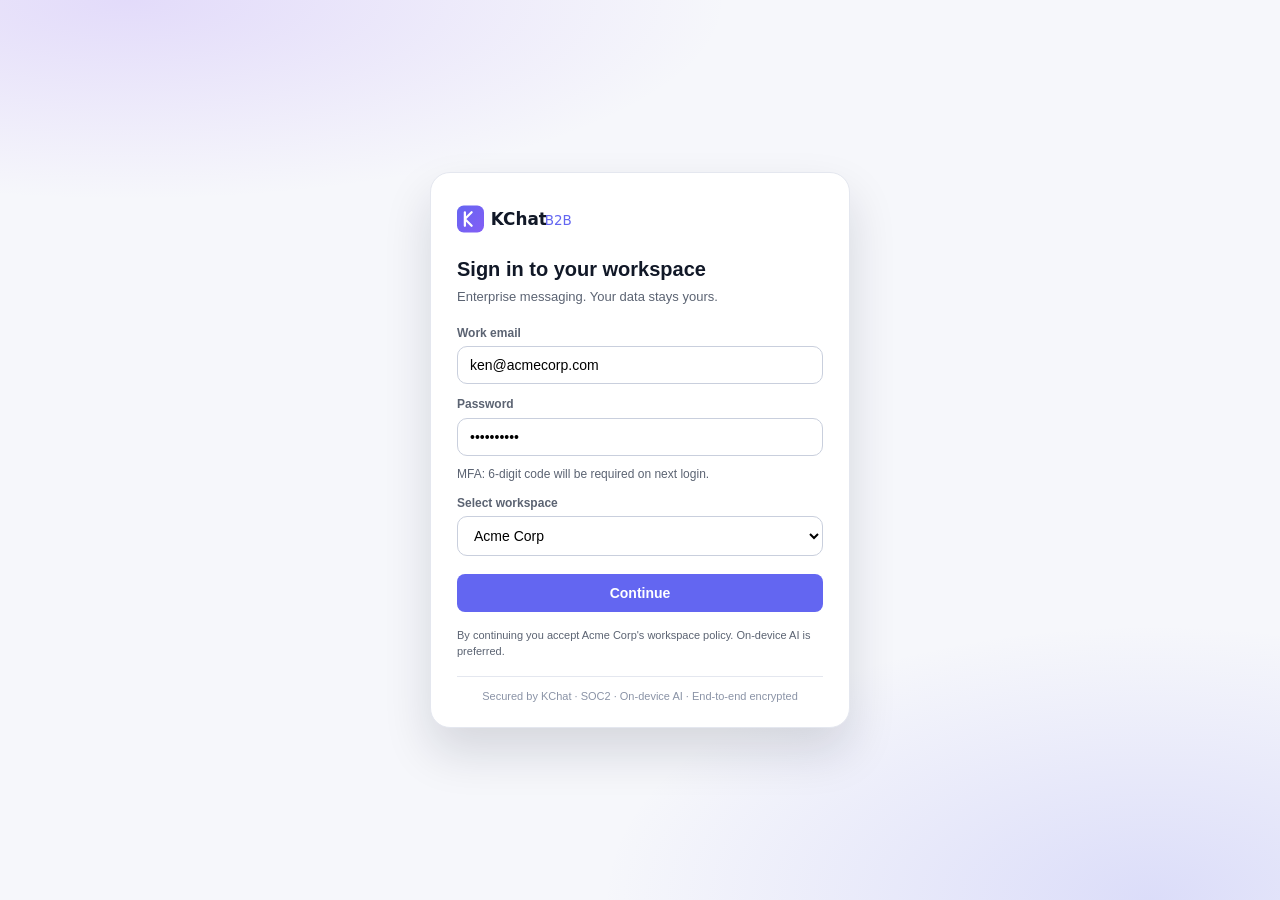
<file: desktop/index.html>
<!doctype html>
<html lang="en">
<head>
  <meta charset="utf-8"/>
  <meta name="viewport" content="width=device-width,initial-scale=1"/>
  <title>KChat B2B — Desktop Demo</title>
  <meta name="description" content="Static HTML/CSS/JS click-through demo of the KChat B2B desktop experience."/>

  <link rel="stylesheet" href="css/variables.css"/>
  <link rel="stylesheet" href="css/layout.css"/>
  <link rel="stylesheet" href="css/tenant-rail.css"/>
  <link rel="stylesheet" href="css/sidebar.css"/>
  <link rel="stylesheet" href="css/main-panel.css"/>
  <link rel="stylesheet" href="css/right-panel.css"/>
  <link rel="stylesheet" href="css/cards.css"/>
  <link rel="stylesheet" href="css/modals.css"/>
  <link rel="stylesheet" href="css/ai.css"/>
  <link rel="stylesheet" href="css/knowledge.css"/>
  <link rel="stylesheet" href="css/workspace-apps.css"/>
  <link rel="stylesheet" href="css/templates.css"/>
  <link rel="stylesheet" href="css/template-gallery.css"/>
  <link rel="stylesheet" href="css/components.css"/>
</head>
<body>

<!-- Screen 1: Login sits at top level so shell visibility doesn't affect it. -->
<section id="screen-login" class="screen" data-screen="login" aria-label="Sign in">
  <div class="centered-screen">
    <form class="login-card" onsubmit="return false;">
      <div class="brand">
        <img src="assets/logos/kchat-logo.svg" alt="KChat" style="height:36px"/>
      </div>
      <h1>Sign in to your workspace</h1>
      <div class="subtitle">Enterprise messaging. Your data stays yours.</div>

      <label for="login-email">Work email</label>
      <input id="login-email" type="email" value="ken@acmecorp.com" autocomplete="email"/>

      <label for="login-password">Password</label>
      <input id="login-password" type="password" value="••••••••••" autocomplete="current-password"/>

      <div class="mfa">MFA: 6-digit code will be required on next login.</div>

      <label for="login-workspace">Select workspace</label>
      <select id="login-workspace">
        <option>Acme Corp</option>
        <option>Acme EU</option>
        <option>Acme Labs</option>
      </select>

      <div class="actions">
        <button class="btn btn-primary btn-lg" id="login-continue">Continue</button>
      </div>
      <div class="mt-4 text-xs text-muted">By continuing you accept Acme Corp's workspace policy. On-device AI is preferred.</div>
      <div class="login-trust">Secured by KChat · SOC2 · On-device AI · End-to-end encrypted</div>
    </form>
  </div>
</section>

<div class="app" id="app">

  <!-- ============ Tenant / Community Rail (far-left) ============ -->
  <aside class="tenant-rail" id="tenant-rail" role="navigation" aria-label="Communities"></aside>

  <!-- ============ Left Sidebar ============ -->
  <aside class="sidebar" id="sidebar" role="navigation" aria-label="Primary navigation"></aside>

  <!-- ============ Work Area ============ -->
  <section class="workarea" id="workarea">
    <header class="topbar" id="topbar" role="banner"></header>

    <!-- Center region hosts all non-login screens -->
    <main class="center" id="center" role="main" aria-live="polite">

      <!-- Screen 2: Workspace Home -->
      <section id="screen-workspace-home" class="screen" data-screen="workspace-home"></section>

      <!-- Screen 3: Domain View -->
      <section id="screen-domain-view" class="screen" data-screen="domain-view"></section>

      <!-- Screen 4: Channel Chat -->
      <section id="screen-channel-chat" class="screen" data-screen="channel-chat"></section>

      <!-- Screen 5: Thread Detail -->
      <section id="screen-thread-detail" class="screen" data-screen="thread-detail"></section>

      <!-- Template Gallery (full-screen) -->
      <section id="screen-template-gallery" class="screen" data-screen="template-gallery"></section>

      <!-- Screen 7: Template Intake (full-screen) -->
      <section id="screen-template-intake" class="screen" data-screen="template-intake"></section>

      <!-- Screen 8: AI Processing (full-screen) -->
      <section id="screen-ai-processing" class="screen" data-screen="ai-processing"></section>

      <!-- Screen 9: AI Output Review (full-screen) -->
      <section id="screen-ai-output-review" class="screen" data-screen="ai-output-review"></section>

      <!-- Screen 10: Document Artifact Workspace -->
      <section id="screen-artifact-workspace" class="screen" data-screen="artifact-workspace"></section>

      <!-- Screen 10b: Slide Workspace (Co-pilot) -->
      <section id="screen-slide-workspace" class="screen" data-screen="slide-workspace"></section>

      <!-- Screen 15: AI Employee profile -->
      <section id="screen-ai-employee" class="screen" data-screen="ai-employee"></section>

      <!-- Screen 18: Notifications Inbox -->
      <section id="screen-notifications" class="screen" data-screen="notifications"></section>

      <!-- Screen 19: Channel Knowledge Panel -->
      <section id="screen-channel-knowledge" class="screen" data-screen="channel-knowledge"></section>

      <!-- Connectors -->
      <section id="screen-connectors" class="screen" data-screen="connectors"></section>

      <!-- Consolidated workspace apps -->
      <section id="screen-mail-app" class="screen" data-screen="mail-app"></section>
      <section id="screen-calendar-app" class="screen" data-screen="calendar-app"></section>
      <section id="screen-drive-app" class="screen" data-screen="drive-app"></section>
    </main>

    <!-- ============ Right Panel (slide-in) ============ -->
    <aside class="right-panel" id="right-panel" role="complementary" aria-label="Contextual panel">
      <!-- Brief builder (Screen 7) -->
      <div class="rp-view" id="rp-brief"></div>
      <!-- AI processing (Screen 8) -->
      <div class="rp-view" id="rp-processing"></div>
      <!-- AI Output Review (Screen 9) -->
      <div class="rp-view" id="rp-output-review"></div>
      <!-- Tasks (Screen 11) -->
      <div class="rp-view" id="rp-task-panel"></div>
      <div class="rp-view" id="rp-task-detail"></div>
      <!-- Approval (Screen 12) -->
      <div class="rp-view" id="rp-approval-form"></div>
      <div class="rp-view" id="rp-approval-review"></div>
      <!-- Forms (Screen 13) -->
      <div class="rp-view" id="rp-form"></div>
      <!-- Base / Sheet (Screen 14) -->
      <div class="rp-view" id="rp-base"></div>
      <div class="rp-view" id="rp-sheet"></div>
      <!-- Summary helper -->
      <div class="rp-view" id="rp-summary"></div>
      <!-- Integrated workspace (v0.5): email, calendar, drive, business -->
      <div class="rp-view" id="rp-email"></div>
      <div class="rp-view" id="rp-calendar"></div>
      <div class="rp-view" id="rp-drive"></div>
      <div class="rp-view" id="rp-business"></div>
    </aside>
  </section>
</div>

<!-- ============ Screen 6: Action Launcher modal ============ -->
<div class="modal-backdrop" id="action-launcher" role="dialog" aria-modal="true" aria-hidden="true">
  <div class="modal">
    <div class="modal-head">
      <h2>AI Action Launcher</h2>
      <span class="spacer"></span>
      <button class="icon-btn" data-close-modal="action-launcher" title="Close">✕</button>
    </div>
    <div class="modal-body" id="action-launcher-body"></div>
    <div class="modal-foot">
      <button class="btn btn-ghost" data-close-modal="action-launcher">Cancel</button>
    </div>
  </div>
</div>

<!-- Publish-confirm modal (from Document Artifact Workspace) -->
<div class="modal-backdrop" id="publish-confirm" role="dialog" aria-modal="true" aria-hidden="true">
  <div class="modal confirm-modal">
    <div class="modal-head">
      <h2>Publish to channel?</h2>
      <span class="spacer"></span>
      <button class="icon-btn" data-close-modal="publish-confirm">✕</button>
    </div>
    <div class="modal-body">
      <div class="publish-confirm">
        <span>✓</span>
        <div>
          <div><b>This will post an artifact card to #specs.</b></div>
          <div class="text-sm text-muted">Collaborators in the channel will be notified. Version will increment to v1.</div>
        </div>
      </div>
      <div class="text-sm text-muted">The document remains editable. Anyone with channel access can view and comment.</div>
    </div>
    <div class="modal-foot">
      <button class="btn btn-ghost" data-close-modal="publish-confirm">Cancel</button>
      <button class="btn btn-primary" id="publish-confirm-btn">Publish</button>
    </div>
  </div>
</div>

<!-- Screen 16: Settings modal -->
<div class="modal-backdrop" id="settings-modal" role="dialog" aria-modal="true" aria-hidden="true">
  <div class="modal settings-modal">
    <div class="modal-head">
      <h2>Workspace settings</h2>
      <span class="spacer"></span>
      <button class="icon-btn" data-close-modal="settings-modal">✕</button>
    </div>
    <div class="modal-body" id="settings-body"></div>
    <div class="modal-foot">
      <button class="btn btn-ghost" data-close-modal="settings-modal">Close</button>
    </div>
  </div>
</div>

<script type="module" src="js/app.js"></script>
</body>
</html>
</file>
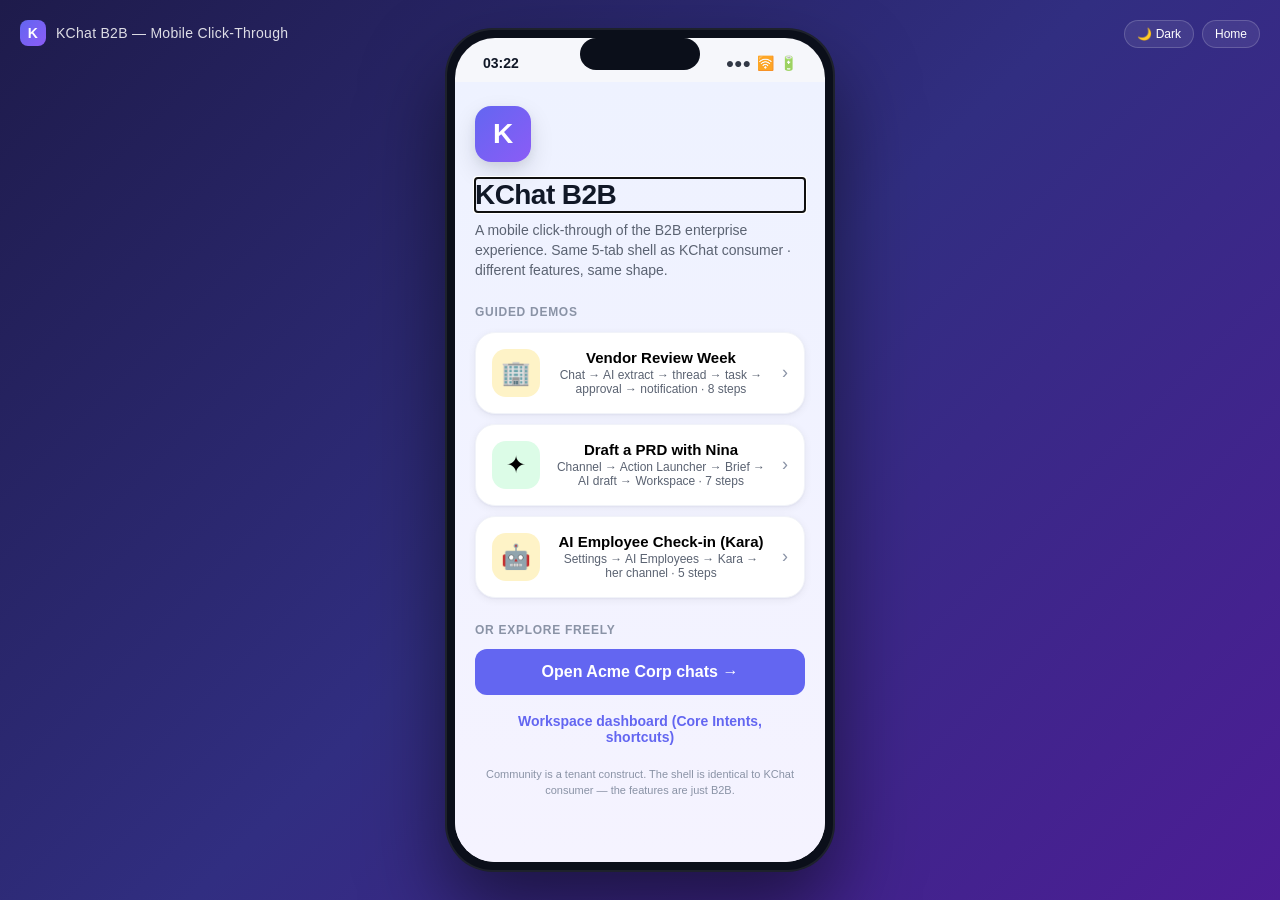
<file: mobile/index.html>
<!doctype html>
<html lang="en">
<head>
  <meta charset="utf-8"/>
  <meta name="viewport" content="width=device-width, initial-scale=1, viewport-fit=cover"/>
  <meta name="theme-color" content="#6366F1"/>
  <title>KChat B2B — Mobile Demo</title>
  <meta name="description" content="Static HTML/CSS/JS mobile click-through demo of the KChat B2B enterprise messaging-first experience."/>
  <link rel="stylesheet" href="css/style.css"/>
  <link rel="stylesheet" href="css/components.css"/>
</head>
<body>
<a href="#screens" class="sr-only" style="position:absolute;top:0;left:0;z-index:9999;background:#6366F1;color:white;padding:8px 16px;">Skip to content</a>

<div class="stage">
  <div class="stage-title">
    <span class="logo-chip">K</span>
    <span>KChat B2B — Mobile Click-Through</span>
  </div>
  <div class="stage-tools">
    <button onclick="KApp.toggleTheme()" id="theme-toggle-stage">🌙 Dark</button>
    <button onclick="KApp.endDemo(); KApp.show('launcher')">Home</button>
  </div>

  <div class="phone" id="phone">
    <div class="notch"></div>
    <div class="phone-screen">
      <div class="status-bar">
        <div class="time" data-clock>09:41</div>
        <div class="icons"><span>●●●</span><span>🛜</span><span>🔋</span></div>
      </div>

      <div class="screens" id="screens">

      <!-- =============================================
           PHASE 1 — CORE NAVIGATION
           ============================================= -->

      <!-- SCREEN: launcher -->
      <section class="screen" id="screen-launcher">
        <div class="content launcher-bg">
          <div class="launcher-logo" aria-hidden="true">K</div>
          <h1 class="launcher-title">KChat B2B</h1>
          <p class="launcher-sub">A mobile click-through of the B2B enterprise experience. Same 5-tab shell as KChat consumer · different features, same shape.</p>

          <div class="launcher-section-title">Guided demos</div>

          <button class="path-card" onclick="KApp.startDemo('vendor-review')">
            <div class="path-icon" style="background:#FEF3C7;">🏢</div>
            <div class="path-info">
              <h4>Vendor Review Week</h4>
              <p>Chat → AI extract → thread → task → approval → notification · 8 steps</p>
            </div>
            <span class="arrow">›</span>
          </button>

          <button class="path-card community" onclick="KApp.startDemo('draft-prd')">
            <div class="path-icon">✦</div>
            <div class="path-info">
              <h4>Draft a PRD with Nina</h4>
              <p>Channel → Action Launcher → Brief → AI draft → Workspace · 7 steps</p>
            </div>
            <span class="arrow">›</span>
          </button>

          <button class="path-card family" onclick="KApp.startDemo('ai-employee')">
            <div class="path-icon">🤖</div>
            <div class="path-info">
              <h4>AI Employee Check-in (Kara)</h4>
              <p>Settings → AI Employees → Kara → her channel · 5 steps</p>
            </div>
            <span class="arrow">›</span>
          </button>

          <div class="launcher-section-title">Or explore freely</div>
          <button class="btn btn-primary btn-full btn-lg" onclick="KApp.show('channel-list')">Open Acme Corp chats →</button>
          <button class="btn btn-ghost btn-full" onclick="KApp.show('home')" style="margin-top:8px;">Workspace dashboard (Core Intents, shortcuts)</button>
          <div class="text-xs muted-2" style="text-align:center; margin-top:12px;">
            Community is a tenant construct. The shell is identical to KChat consumer — the features are just B2B.
          </div>
        </div>
      </section>

      <!-- SCREEN: home (workspace dashboard — reachable from the 🏠 icon in the channel-list topbar and the launcher's secondary button. NOT the Message-tab landing; that's #channel-list.) -->
      <section class="screen" id="screen-home">
        <div class="topbar messages-topbar">
          <div class="title">Acme Corp<div class="subtitle">Ken Nguyen · @ken</div></div>
          <div class="actions">
            <button class="btn-topbar-ai" onclick="KApp.show('search')" aria-label="Ask KChat AI"><span class="ai-star">✦</span></button>
          </div>
        </div>
        <div class="content">
          <!-- Tenant switcher -->
          <div class="section-title">Workspaces</div>
          <div class="suite-row" role="tablist" aria-label="Workspaces">
            <button class="suite-tile active" role="tab"><span class="suite-icon" style="background:#E0E7FF;color:#4338CA;">AC</span><span class="suite-label">Acme</span></button>
            <button class="suite-tile" role="tab"><span class="suite-icon" style="background:#DCFCE7;color:#065F46;">GX</span><span class="suite-label">Globex</span></button>
            <button class="suite-tile" role="tab"><span class="suite-icon" style="background:#FEF3C7;color:#92400E;">AL</span><span class="suite-label">Labs</span></button>
            <button class="suite-tile" role="tab"><span class="suite-icon" style="border:1px dashed var(--k-border); background:transparent; color:var(--k-text-3);">+</span><span class="suite-label">Join</span></button>
          </div>

          <!-- Core Intents -->
          <div class="section-title">Core Intents</div>
          <div class="intents-row">
            <button class="intent-tile" id="intent-create" onclick="KApp.show('action-launcher')">
              <div class="intent-icon">✏️</div>
              <div class="intent-label">Create</div>
              <div class="intent-sub">Doc · Slides · PRD · SOP</div>
              <div class="intent-modes"><span class="intent-mode">Auto</span><span class="intent-mode inline">Inline</span></div>
            </button>
            <button class="intent-tile" onclick="KApp.show('action-launcher')">
              <div class="intent-icon">🔍</div>
              <div class="intent-label">Analyze</div>
              <div class="intent-sub">Summarize · Extract · Report</div>
              <div class="intent-modes"><span class="intent-mode">Auto</span><span class="intent-mode inline">Inline</span></div>
            </button>
            <button class="intent-tile" onclick="KApp.show('action-launcher')">
              <div class="intent-icon">📋</div>
              <div class="intent-label">Plan</div>
              <div class="intent-sub">Tasks · Agenda · Risk</div>
              <div class="intent-modes"><span class="intent-mode">Auto</span><span class="intent-mode inline">Inline</span></div>
            </button>
            <button class="intent-tile" onclick="KApp.show('approval-form')">
              <div class="intent-icon">✅</div>
              <div class="intent-label">Approve</div>
              <div class="intent-sub">Purchase · Policy · Budget</div>
              <div class="intent-modes"><span class="intent-mode">Auto</span></div>
            </button>
          </div>

          <!-- Quick actions -->
          <div class="section-title">Quick actions</div>
          <div class="col gap-8">
            <div class="quick-link" onclick="KApp.show('channel-list')">🗂 Browse channels<span class="chevron">›</span></div>
            <div class="quick-link" onclick="KApp.show('ai-employee-list')">🤖 AI Employees<span class="chevron">›</span></div>
            <div class="quick-link" onclick="KApp.show('template-gallery')">📘 Templates<span class="chevron">›</span></div>
            <div class="quick-link" onclick="KApp.show('approval-list')">✅ Approvals awaiting you · 2<span class="chevron">›</span></div>
          </div>

          <!-- Recent channels -->
          <div class="section-title">Recent channels</div>
          <div class="col gap-4">
            <div class="channel-row" onclick="KApp.show('channel-chat')">
              <span class="channel-hash">#</span>
              <div class="info"><div class="name">vendor-management</div><div class="last">Kara Ops AI: Orbix remediation summary ready</div></div>
              <div class="col" style="align-items:flex-end; gap:4px;"><span class="time">09:46</span><span class="tab-badge" style="position:static;">4</span></div>
            </div>
            <div class="channel-row" onclick="KApp.show('channel-chat')">
              <span class="channel-hash">#</span>
              <div class="info"><div class="name">specs</div><div class="last">Nina PM AI: Drafting Vendor Portal v2 PRD</div></div>
              <div class="col" style="align-items:flex-end; gap:4px;"><span class="time">14:33</span><span class="tab-badge" style="position:static;">3</span></div>
            </div>
            <div class="channel-row" onclick="KApp.show('channel-chat')">
              <span class="channel-hash">#</span>
              <div class="info"><div class="name">deals</div><div class="last">Mika Sales AI: QBR draft · 2 risks flagged</div></div>
              <div class="col" style="align-items:flex-end; gap:4px;"><span class="time">11:32</span><span class="tab-badge" style="position:static;">1</span></div>
            </div>
            <div class="channel-row" onclick="KApp.show('channel-list')">
              <span class="channel-hash" style="background:var(--k-surface-2);color:var(--k-text-3);">···</span>
              <div class="info"><div class="name">All channels</div><div class="last">9 channels across 5 domains</div></div>
              <span class="chevron">›</span>
            </div>
          </div>

          <!-- Privacy footer -->
          <div class="privacy-strip compact">
            <span class="privacy-icon">🔒</span>
            <span><strong>On-device</strong> · Acme region · 5 AI Employees across Ops, Sales, Product, HR, Finance</span>
          </div>
        </div>
        <button class="fab" onclick="KApp.show('action-launcher')" aria-label="New message or action">+</button>
      </section>

      <!-- SCREEN: channel-list (JS-rendered in SCREEN_ENTER['channel-list']) -->
      <section class="screen" id="screen-channel-list">
        <div class="topbar" data-channel-list-topbar>
          <button class="back-btn" onclick="KApp.back()" aria-label="Back">‹</button>
          <div class="title">
            <span class="topbar-title-icon" aria-hidden="true">👥</span>
            Community
          </div>
          <div class="actions">
            <button onclick="KApp.show('home')" aria-label="Workspace dashboard">⊞</button>
          </div>
        </div>
        <div class="content">
          <div data-community-strip></div>
          <div data-tenant-header></div>
          <div data-channel-list-body></div>
        </div>
      </section>

      <!-- SCREEN: channel-chat (#vendor-management) -->
      <section class="screen" id="screen-channel-chat">
        <div class="topbar">
          <button class="back-btn" onclick="KApp.back()" aria-label="Back">‹</button>
          <div class="title"># vendor-management<div class="subtitle">14 members · Ops · Kara AI on</div></div>
          <div class="actions"><button onclick="KApp.show('search')" aria-label="Search">🔎</button></div>
        </div>
        <div class="channel-context-bar" aria-label="Connected services">
          <span class="channel-context-chip">📁 Drive · 12 files</span>
          <span class="channel-context-chip">📅 Calendar · 3 upcoming</span>
          <span class="channel-context-chip">✉ KMail · 4 threads</span>
          <span class="channel-context-chip">🗂 Base · Vendor Register</span>
          <span class="channel-context-chip">✦ Kara Ops AI · 3 runs today</span>
        </div>
        <div class="content">
          <div class="msg-divider">Today</div>
          <div class="chat-wrap">
            <div class="msg-row"><div class="avatar a3">MP</div><div class="msg-bubble"><div class="sender">Mira Patel</div>Hey team — quarterly vendor reviews are due Friday. Sharing the latest contract dump from Drive.<div class="inline-card"><div class="inline-card-head"><span class="inline-card-icon">📎</span><div class="inline-card-title">vendor-contracts-q2.zip<div class="inline-card-meta">12.4 MB · 42 files</div></div></div></div><div class="time-stamp">09:12</div></div></div>

            <div class="msg-row"><div class="avatar a2">KN</div><div class="msg-bubble"><div class="sender">Ken Nguyen</div>Thanks. <span class="mention">@sofia</span> can you flag any that lapse this quarter?<div class="time-stamp">09:14</div></div></div>

            <div class="msg-row"><div class="avatar a4">SR</div><div class="msg-bubble"><div class="sender">Sofia Reyes</div>On it. Three vendors need renewal review — NimbusLogix, Orbix, and Paperstack.<div class="time-stamp">09:17</div></div></div>

            <div class="msg-row ai"><div class="avatar a5">KA</div><div class="msg-bubble"><div class="sender">✦ Kara Ops AI</div>I can extract a renewal checklist from the contract dump. Want me to run it? <span class="ai-badge"><span class="ai-star">✦</span> On-device</span><div class="time-stamp">09:18</div></div></div>

            <div class="msg-row"><div class="avatar a2">KN</div><div class="msg-bubble"><div class="sender">Ken Nguyen</div>Yes please — use the on-device recipe and surface any PII risks.<div class="time-stamp">09:19</div></div></div>

            <div class="msg-row ai"><div class="avatar a5">KA</div><div class="msg-bubble" id="msg-m-v-6"><div class="sender">✦ Kara Ops AI</div>Draft ready for review. <span class="ai-badge"><span class="ai-star">✦</span> On-device</span>
              <div class="inline-card" onclick="KApp.show('ai-output-review')" style="cursor:pointer;">
                <div class="inline-card-head">
                  <span class="inline-card-icon">📄</span>
                  <div>
                    <div class="inline-card-title">Vendor Renewal Checklist · Q2</div>
                    <div class="inline-card-meta">SOP · 5 sections · 92% confidence</div>
                  </div>
                  <span class="chevron">›</span>
                </div>
                <div class="inline-card-body">Covers 3 renewal targets, risk flags, approvals, PII, timeline.</div>
                <div class="inline-card-actions">
                  <button class="chip chip-ai" onclick="event.stopPropagation(); KApp.show('ai-output-review')"><span class="ai-star">✦</span> Review</button>
                  <button class="chip" onclick="event.stopPropagation(); KApp.show('artifact-workspace')">Open workspace</button>
                </div>
              </div>
              <div class="time-stamp">09:22 · Long-press for actions</div>
            </div></div>

            <div class="msg-row"><div class="avatar a3">MP</div><div class="msg-bubble"><div class="sender">Mira Patel</div>Meanwhile I opened a task list — see the thread below.
              <div class="msg-ai-badge" onclick="KApp.show('thread-detail')">💬 5 Tasks · Open thread →</div>
              <div class="time-stamp">09:27</div>
            </div></div>

            <div class="msg-row"><div class="avatar a4">DK</div><div class="msg-bubble"><div class="sender">Dan Kim</div>Logistics angle: Orbix is blocking two shipments. Needs an approval to unblock payment hold.
              <div class="inline-card" onclick="KApp.show('approval-review')" style="cursor:pointer;">
                <div class="inline-card-head">
                  <span class="inline-card-icon approval">✅</span>
                  <div>
                    <div class="inline-card-title">Approval · Orbix payment-hold release</div>
                    <div class="inline-card-meta">$42,500 · Purchase · Exception · Pending</div>
                  </div>
                  <span class="chevron">›</span>
                </div>
              </div>
              <div class="time-stamp">09:31</div>
            </div></div>

            <div class="msg-row"><div class="avatar a2">KN</div><div class="msg-bubble"><div class="sender">Ken Nguyen</div>Approved path — let's get a summary and formal approval filed.<div class="time-stamp">09:35</div></div></div>

            <div class="msg-row"><div class="avatar a4">SR</div><div class="msg-bubble"><div class="sender">Sofia Reyes</div>Filed. Pending your review.
              <div class="inline-card" onclick="KApp.show('approval-review')" style="cursor:pointer;">
                <div class="inline-card-head">
                  <span class="inline-card-icon approval">✅</span>
                  <div>
                    <div class="inline-card-title">Orbix payment-hold release · $42,500</div>
                    <div class="inline-card-meta">Pending your review · SLA Today 5 PM</div>
                  </div>
                  <span class="chevron">›</span>
                </div>
              </div>
              <div class="time-stamp">09:40</div>
            </div></div>

            <div class="msg-row system"><div class="avatar a6">·</div><div class="msg-bubble"><div class="sender" style="color:var(--k-text-3)">KChat</div>✉ Email received from contracts@orbix.io
              <div class="inline-card" onclick="KApp.show('email-detail')" style="cursor:pointer;">
                <div class="inline-card-head">
                  <span class="inline-card-icon email">✉</span>
                  <div>
                    <div class="inline-card-title">Updated Remediation Terms · v3</div>
                    <div class="inline-card-meta">contracts@orbix.io · Today 09:45</div>
                  </div>
                  <span class="chevron">›</span>
                </div>
                <div class="inline-card-body">New penalty clause added; requires legal review before counter-signing…</div>
              </div>
              <div class="time-stamp">09:45</div>
            </div></div>

            <div class="msg-row ai"><div class="avatar a5">KA</div><div class="msg-bubble"><div class="sender">✦ Kara Ops AI</div>Orbix sent updated remediation terms. AI summary: new penalty clause added; requires legal review before counter-signing. PDF is in your channel drive. <span class="ai-badge"><span class="ai-star">✦</span> Confidential server</span><div class="time-stamp">09:46</div></div></div>
          </div>
        </div>
        <div class="compose-bar">
          <div class="chip-row">
            <button class="chip chip-ai" id="ai-sparkle" onclick="KApp.show('action-launcher')"><span class="ai-star">✦</span> Ask Kara</button>
            <button class="chip chip-ai" onclick="KApp.show('brief-builder')"><span class="ai-star">✦</span> Summarize</button>
            <button class="chip" onclick="KApp.show('approval-form')">✅ File approval</button>
          </div>
          <div class="compose-row">
            <button class="btn-ai-composer" aria-label="Add">+</button>
            <input class="compose-input" placeholder="Message #vendor-management…"/>
            <button class="btn btn-primary btn-sm">Send</button>
          </div>
        </div>
      </section>

      <!-- SCREEN: thread-detail -->
      <section class="screen" id="screen-thread-detail">
        <div class="topbar">
          <button class="back-btn" onclick="KApp.back()">‹</button>
          <div class="title">Vendor review · 5 tasks<div class="subtitle">Thread · Mira Patel · 09:27</div></div>
        </div>
        <div class="content">
          <div class="thread-chips">
            <button class="thread-chip" id="thread-chip-tasks" onclick="KApp.show('task-list')">📅 5 Tasks</button>
            <button class="thread-chip" onclick="KApp.show('approval-review')">✅ 1 Approval</button>
            <button class="thread-chip" onclick="KApp.show('artifact-workspace')">📄 SOP draft</button>
            <button class="thread-chip" onclick="KApp.show('base-view')">🗂 Vendor Register</button>
          </div>

          <div class="chat-wrap">
            <div class="msg-row"><div class="avatar a3">MP</div><div class="msg-bubble"><div class="sender">Mira Patel</div>Splitting this into 5 tasks so we can parallelize. Tagging owners inline.<div class="time-stamp">09:28</div></div></div>

            <div class="msg-row ai"><div class="avatar a5">KA</div><div class="msg-bubble"><div class="sender">✦ Kara Ops AI</div>Extracted 5 tasks from the thread. Review and assign below. <span class="ai-badge"><span class="ai-star">✦</span> On-device</span>
              <div class="inline-card" style="cursor:pointer;" onclick="KApp.show('task-list')">
                <div class="inline-card-head"><span class="inline-card-icon">📋</span><div class="inline-card-title">5 extracted tasks</div></div>
                <div class="col gap-4 text-sm" style="margin-top:4px;">
                  <div>1. Review NimbusLogix renewal terms · <strong>Sofia</strong> · Fri</div>
                  <div>2. Compare Orbix vs FleetOne rates · <strong>Dan</strong> · Thu</div>
                  <div>3. Flag PII-handling clauses · <strong>Sofia</strong> · Fri</div>
                  <div>4. Draft Paperstack SOW amendment · <strong>Mira</strong> · Fri</div>
                  <div>5. File Orbix payment-hold approval · <strong>Sofia</strong> · Thu</div>
                </div>
                <div class="inline-card-actions">
                  <button class="chip chip-ai" onclick="event.stopPropagation(); KApp.toast('5 tasks accepted')"><span class="ai-star">✦</span> Accept all</button>
                  <button class="chip" onclick="event.stopPropagation(); KApp.show('task-list')">Open Tasks</button>
                </div>
              </div>
              <div class="time-stamp">09:29</div>
            </div></div>

            <div class="msg-row"><div class="avatar a4">SR</div><div class="msg-bubble"><div class="sender">Sofia Reyes</div>Taking #1, #3, #5. Dan can you grab #2?<div class="time-stamp">09:33</div></div></div>
            <div class="msg-row"><div class="avatar a4">DK</div><div class="msg-bubble"><div class="sender">Dan Kim</div>Yep, on it.<div class="time-stamp">09:34</div></div></div>
          </div>
          <div class="privacy-strip compact"><span class="privacy-icon">🔒</span><span><strong>On-device</strong> · Thread sources stay in channel</span></div>
        </div>
        <div class="compose-bar">
          <div class="compose-row">
            <button class="btn-ai-composer">+</button>
            <input class="compose-input" placeholder="Reply in thread…"/>
            <button class="btn btn-primary btn-sm">Send</button>
          </div>
        </div>
      </section>

      <!-- SCREEN: notifications -->
      <section class="screen" id="screen-notifications">
        <div class="topbar">
          <div class="title">Notifications<div class="subtitle">3 action required · 5 updates</div></div>
          <div class="actions"><button aria-label="Mark all read">✓</button></div>
        </div>
        <div class="content">
          <div class="notif-group-title action">▲ Action required</div>
          <div class="notif-item reveal-child" onclick="KApp.show('approval-review')">
            <div class="notif-icon" style="background:#FEF3C7;color:#92400E;">✅</div>
            <div class="notif-body">
              <div class="row" style="justify-content:space-between;"><strong class="text-sm">Approve · Orbix payment-hold release</strong><span class="text-xs muted-2">5m</span></div>
              <div class="text-sm">Sofia Reyes filed the approval · $42,500</div>
              <div class="text-xs muted mt-4">#vendor-management · SLA Today 5 PM</div>
            </div>
          </div>
          <div class="notif-item reveal-child" onclick="KApp.show('task-detail')">
            <div class="notif-icon">📋</div>
            <div class="notif-body">
              <div class="row" style="justify-content:space-between;"><strong class="text-sm">Task assigned to you</strong><span class="text-xs muted-2">18m</span></div>
              <div class="text-sm">Sign Vendor Portal v2 PRD sign-off</div>
              <div class="text-xs muted mt-4">#specs · from Nina PM AI</div>
            </div>
          </div>
          <div class="notif-item reveal-child" onclick="KApp.show('email-detail')">
            <div class="notif-icon" style="background:#DBEAFE;color:#1E40AF;">✉</div>
            <div class="notif-body">
              <div class="row" style="justify-content:space-between;"><strong class="text-sm">Legal review requested</strong><span class="text-xs muted-2">32m</span></div>
              <div class="text-sm">Orbix remediation v3 · new penalty clause</div>
              <div class="text-xs muted mt-4">#vendor-management · via KMail</div>
            </div>
          </div>

          <div class="notif-group-title">▾ Updates</div>
          <div class="notif-item reveal-child" onclick="KApp.show('ai-output-review')">
            <div class="notif-icon ai-bg">✦</div>
            <div class="notif-body">
              <div class="row" style="justify-content:space-between;"><strong class="text-sm">Kara Ops AI finished · Vendor Renewal Checklist</strong><span class="text-xs muted-2">1h</span></div>
              <div class="text-sm">5 sections · 92% confidence · on-device</div>
              <div class="text-xs muted mt-4">#vendor-management</div>
            </div>
          </div>
          <div class="notif-item reveal-child" onclick="KApp.show('ai-output-review')">
            <div class="notif-icon ai-bg">✦</div>
            <div class="notif-body">
              <div class="row" style="justify-content:space-between;"><strong class="text-sm">Nina PM AI · PRD draft ready</strong><span class="text-xs muted-2">2h</span></div>
              <div class="text-sm">Vendor Portal v2 · 6 sections · citations linked</div>
              <div class="text-xs muted mt-4">#specs</div>
            </div>
          </div>
          <div class="notif-item reveal-child" onclick="KApp.show('channel-chat')">
            <div class="notif-icon">📅</div>
            <div class="notif-body">
              <div class="row" style="justify-content:space-between;"><strong class="text-sm">Vendor review · Thursday 10 AM</strong><span class="text-xs muted-2">3h</span></div>
              <div class="text-sm">Calendar reminder · Ken, Mira, Sofia, Dan</div>
            </div>
          </div>
          <div class="notif-item reveal-child" onclick="KApp.show('channel-chat')">
            <div class="notif-icon ai-bg">@</div>
            <div class="notif-body">
              <div class="row" style="justify-content:space-between;"><strong class="text-sm">Mira mentioned you</strong><span class="text-xs muted-2">4h</span></div>
              <div class="text-sm">"@ken can you grab the budget gate for Q3?"</div>
              <div class="text-xs muted mt-4">#roadmap</div>
            </div>
          </div>
          <div class="notif-item reveal-child" onclick="KApp.show('thread-detail')">
            <div class="notif-icon">💬</div>
            <div class="notif-body">
              <div class="row" style="justify-content:space-between;"><strong class="text-sm">Sofia replied in thread</strong><span class="text-xs muted-2">5h</span></div>
              <div class="text-sm">"Taking #1, #3, #5. Dan grab #2?"</div>
            </div>
          </div>

          <div class="privacy-strip compact">
            <span class="privacy-icon">🔒</span>
            <span><strong>On-device</strong> · Priority grouped from your activity</span>
          </div>
        </div>
      </section>

      <!-- SCREEN: task-list -->
      <section class="screen" id="screen-task-list">
        <div class="topbar">
          <div class="title">Tasks<div class="subtitle">7 open · 5 from AI · 4 approvals pending</div></div>
          <div class="actions"><button>+</button></div>
        </div>
        <div class="content">
          <div class="segmented" id="tasks-segmented">
            <button class="active" data-seg="tasks">📋 Tasks</button>
            <button id="tasks-seg-approvals" data-seg="approvals">✅ Approvals</button>
          </div>

          <div id="tasks-view-list">
            <div class="task-card ai" onclick="KApp.show('task-detail')">
              <h4>Review NimbusLogix renewal terms</h4>
              <div class="task-meta"><span>📅 Fri Apr 26 · 5 PM</span><span>💬 #vendor-management</span><span>✦ From Kara AI</span><span class="badge warn" style="font-size:10px;">High</span></div>
            </div>
            <div class="task-card" onclick="KApp.show('task-detail')">
              <h4>Compare Orbix vs FleetOne rates</h4>
              <div class="task-meta"><span>📅 Thu Apr 25</span><span>👤 Dan</span><span>💬 #logistics</span></div>
            </div>
            <div class="task-card ai" onclick="KApp.show('task-detail')">
              <h4>Flag PII-handling clauses</h4>
              <div class="task-meta"><span>📅 Fri Apr 26</span><span>💬 #compliance</span><span>✦ AI-extracted</span></div>
            </div>
            <div class="task-card" onclick="KApp.show('task-detail')">
              <h4>Draft Paperstack SOW amendment</h4>
              <div class="task-meta"><span>📅 Fri Apr 26</span><span>👤 Mira</span><span>💬 #vendor-management</span></div>
            </div>
            <div class="task-card ai" onclick="KApp.show('approval-review')">
              <h4>✅ File Orbix payment-hold approval</h4>
              <div class="task-meta"><span>✅ Done</span><span>👤 Sofia</span><span>✦ AI-extracted</span></div>
            </div>
            <div class="task-card ai" onclick="KApp.show('task-detail')">
              <h4>Vendor Portal v2 PRD sign-off</h4>
              <div class="task-meta"><span>📅 Mon Apr 29</span><span>💬 #specs</span><span>✦ From Nina AI</span></div>
            </div>
            <div class="task-card ai" onclick="KApp.show('task-detail')">
              <h4>Q2 accrual spot-check</h4>
              <div class="task-meta"><span>📅 Wed May 1</span><span>💬 #finance</span><span>✦ From Finn AI</span></div>
            </div>
          </div>

          <div id="tasks-view-approvals" style="display:none;">
            <div class="task-card ai" onclick="KApp.show('approval-review')">
              <h4>✅ Orbix payment-hold release · $42,500</h4>
              <div class="task-meta"><span>⏳ Pending your review</span><span>👤 Sofia Reyes</span><span>💬 #vendor-management</span><span class="badge warn" style="font-size:10px;">SLA Today 5 PM</span></div>
            </div>
            <div class="task-card" onclick="KApp.show('approval-review')">
              <h4>Vendor Portal v2 · PRD sign-off</h4>
              <div class="task-meta"><span>⏳ Awaiting reviewers</span><span>👤 Nina PM AI</span><span>💬 #specs</span></div>
            </div>
            <div class="task-card ai" onclick="KApp.show('approval-review')">
              <h4>Sofia Reyes · 3 days leave</h4>
              <div class="task-meta"><span>⏳ Pending your review</span><span>👤 Hana HR AI</span><span>💬 #hr-people</span></div>
            </div>
            <div class="task-card" onclick="KApp.show('approval-review')">
              <h4>✅ Q3 marketing budget · +$18K</h4>
              <div class="task-meta"><span>Approved · Yesterday</span><span>👤 Tom Becker</span><span>💬 #deals</span></div>
            </div>
          </div>

          <div class="privacy-strip compact"><span class="privacy-icon">🔒</span><span><strong>On-device</strong> · Extracted from channels + approvals</span></div>
        </div>
      </section>

      <!-- SCREEN: settings -->
      <section class="screen" id="screen-settings">
        <div class="topbar">
          <div class="title">Settings<div class="subtitle">Acme Corp · @ken</div></div>
          <div class="actions"><button onclick="KApp.show('search')" aria-label="Search settings">🔎</button></div>
        </div>
        <div class="content">
          <div class="settings-profile">
            <div class="avatar a2" style="width:64px;height:64px;font-size:22px;">KN</div>
            <div class="settings-profile-info">
              <div class="settings-profile-name">Ken Nguyen</div>
              <div class="text-xs muted-2">Head of Ops · @ken · Acme Corp</div>
            </div>
            <span class="chevron">›</span>
          </div>

          <!-- AI Employees (prominent B2B section) -->
          <div class="section-title" id="settings-ai-employees">✦ AI Employees</div>
          <div class="ai-employee-card" onclick="KApp.show('ai-employee-detail')">
            <div class="avatar a5">KA</div>
            <div class="aie-info"><div class="aie-name">Kara Ops AI</div><div class="aie-sub">Ops Coordinator · Running · $182 / $250 budget</div></div>
            <span class="chevron">›</span>
          </div>
          <div class="ai-employee-card" onclick="KApp.show('ai-employee-list')">
            <div class="avatar a3">MI</div>
            <div class="aie-info"><div class="aie-name">Mika Sales AI</div><div class="aie-sub">Sales Assist · Cooling down · 98% budget used</div></div>
            <span class="chevron">›</span>
          </div>
          <div class="ai-employee-card" onclick="KApp.show('ai-employee-list')">
            <div class="avatar a4">NI</div>
            <div class="aie-info"><div class="aie-name">Nina PM AI</div><div class="aie-sub">Product Co-Pilot · Drafting PRD</div></div>
            <span class="chevron">›</span>
          </div>
          <button class="btn btn-outline btn-full" onclick="KApp.show('ai-employee-list')">See all 5 AI Employees →</button>

          <div class="section-title">AI &amp; Privacy</div>
          <div class="settings-group">
            <div class="settings-item" onclick="KApp.show('ai-memory')">
              <div class="icon">🧠</div>
              <div class="text"><div class="t1">AI Memory</div><div class="t2">24 facts · workspace-scoped</div></div>
              <div class="chevron">›</div>
            </div>
            <div class="settings-item" onclick="KApp.show('compute-transparency')">
              <div class="icon">🔒</div>
              <div class="text"><div class="t1">Compute Transparency</div><div class="t2">On-device / Confidential / Frontier</div></div>
              <div class="chevron">›</div>
            </div>
            <div class="settings-item" onclick="KApp.show('connectors')">
              <div class="icon">🔌</div>
              <div class="text"><div class="t1">Connectors</div><div class="t2">Drive, Mail, Calendar, CRM, ERP</div></div>
              <div class="chevron">›</div>
            </div>
          </div>

          <div class="section-title">Workspace</div>
          <div class="settings-group">
            <div class="settings-item"><div class="icon">🏢</div><div class="text"><div class="t1">Acme Corp</div><div class="t2">248 members · Business plan</div></div><div class="chevron">›</div></div>
            <div class="settings-item"><div class="icon">🛡</div><div class="text"><div class="t1">Data residency</div><div class="t2">US-East · CMK enabled</div></div><div class="chevron">›</div></div>
            <div class="settings-item"><div class="icon">📋</div><div class="text"><div class="t1">Audit log</div><div class="t2">SOC2-ready export</div></div><div class="chevron">›</div></div>
          </div>

          <div class="section-title">Preferences</div>
          <div class="settings-group">
            <div class="settings-item" onclick="KApp.toggleTheme()">
              <div class="icon">🎨</div>
              <div class="text"><div class="t1">Theme</div><div class="t2">Light · Dark · System</div></div>
              <button id="theme-toggle" class="btn btn-ghost btn-sm">🌙 Dark</button>
            </div>
            <div class="settings-item"><div class="icon">🔔</div><div class="text"><div class="t1">Notifications</div><div class="t2">Priority only · Do Not Disturb 7 PM–8 AM</div></div><div class="switch on"></div></div>
            <div class="settings-item"><div class="icon">🌐</div><div class="text"><div class="t1">Language</div><div class="t2">English (US)</div></div><div class="chevron">›</div></div>
          </div>

          <div class="section-title">About</div>
          <div class="settings-group">
            <div class="settings-item"><div class="icon">ℹ️</div><div class="text"><div class="t1">Version</div><div class="t2">KChat B2B · Mobile 1.0 · prototype build</div></div></div>
            <div class="settings-item"><div class="icon">❓</div><div class="text"><div class="t1">Help &amp; Support</div><div class="t2">docs.kchat / contact ops</div></div><div class="chevron">›</div></div>
          </div>
        </div>
      </section>

      <!-- =============================================
           PHASE 2 — AI & ENTERPRISE FLOWS
           ============================================= -->

      <!-- SCREEN: action-launcher (bottom sheet) -->
      <section class="screen" id="screen-action-launcher">
        <div class="topbar">
          <button class="back-btn" onclick="KApp.back()">‹</button>
          <div class="title">✦ Action Launcher<div class="subtitle">From #vendor-management</div></div>
        </div>
        <div class="content" style="padding:0;">
          <div style="padding:12px 16px; flex-shrink:0;">
            <div class="ai-context-card">
              <div class="ai-context-head">
                <span class="ai-star">✦</span>
                <span>Reading <strong>this channel + thread</strong>…</span>
                <span class="privacy-pill"><span class="privacy-icon">🔒</span>On-device</span>
              </div>
              <div class="ai-context-chips">
                <span class="chip">12 messages</span>
                <span class="chip">4 files</span>
                <span class="chip">Vendor Register</span>
              </div>
            </div>
          </div>
          <div class="backdrop" style="position:relative; flex:1;">
            <div class="spacer"></div>
            <div class="context-menu" style="max-height: 70vh; overflow-y:auto;">
              <div class="sheet-handle"></div>
              <div class="sheet-title"><span class="ai-star">✦</span> Core Intents</div>
              <button class="menu-item ai" onclick="KApp.pickIntent('create')">
                <div class="menu-icon">✏️</div>
                <div><strong>Create</strong>
                  <div class="text-xs muted-2">Doc · Slides · Sheet · PRD · SOP <span class="intent-mode">Auto</span> <span class="intent-mode inline">Inline</span></div>
                </div>
              </button>
              <button class="menu-item" onclick="KApp.pickIntent('analyze')">
                <div class="menu-icon">🔍</div>
                <div><strong>Analyze</strong>
                  <div class="text-xs muted-2">Summarize thread · Extract tasks · Compare <span class="intent-mode">Auto</span></div>
                </div>
              </button>
              <button class="menu-item" onclick="KApp.pickIntent('plan')">
                <div class="menu-icon">📋</div>
                <div><strong>Plan</strong>
                  <div class="text-xs muted-2">Agenda · Risk register · Retro <span class="intent-mode">Auto</span></div>
                </div>
              </button>
              <button class="menu-item" onclick="KApp.pickIntent('approve')">
                <div class="menu-icon">✅</div>
                <div><strong>Approve</strong>
                  <div class="text-xs muted-2">Purchase · Policy · Budget <span class="intent-mode">Auto</span></div>
                </div>
              </button>
              <div class="sheet-title" style="margin-top:8px;">Recipes</div>
              <button class="menu-item" onclick="KApp.show('template-gallery')"><div class="menu-icon">📘</div>Template gallery…</button>
              <button class="menu-item" onclick="KApp.show('brief-builder')"><div class="menu-icon">✦</div>Draft PRD from thread</button>
              <button class="menu-item" onclick="KApp.show('brief-builder')"><div class="menu-icon">✦</div>Summarize last 50 messages</button>
              <button class="menu-item"><div class="menu-icon">⚙</div>Configure AI Employee runs…</button>
            </div>
          </div>
        </div>
      </section>

      <!-- SCREEN: brief-builder -->
      <section class="screen" id="screen-brief-builder">
        <div class="topbar">
          <button class="back-btn" onclick="KApp.back()">‹</button>
          <div class="title">Brief · PRD<div class="subtitle">Vendor Portal v2 · Nina PM AI</div></div>
        </div>
        <div class="content">
          <div class="card card-ai">
            <div class="card-header">
              <div class="icon-box">✦</div>
              <div class="title">Ready to draft<div class="text-xs muted-2">Nina pre-filled every field from #specs</div></div>
            </div>
            <div class="row gap-4 mt-8"><span class="ai-badge"><span class="ai-star">✦</span> On-device</span><span class="badge neutral">Est. 4 min</span></div>
          </div>

          <div class="form-field"><label>Goal</label><div class="value">Let vendors self-serve onboarding, contract lookup, and payment status.</div></div>
          <div class="form-field"><label>Audience</label><div class="value">External vendors (Acme Corp + Globex partner network).</div></div>
          <div class="form-field"><label>Sources</label><div class="value">#specs thread · research folder · competitor compare · last QBR notes</div></div>
          <div class="form-field"><label>Tone</label><div class="value">Concise, decision-oriented. One-page exec summary up top.</div></div>
          <div class="form-field"><label>Output format</label><div class="value">Long-form doc · 6 sections · exec summary · citations</div></div>
          <div class="form-field"><label>Compute mode</label><div class="value">On-device (sources stay local)</div></div>

          <div class="privacy-strip"><span class="privacy-icon">🔒</span><span><strong>On-device</strong> <span class="privacy-dot">·</span> Sources stay in workspace <span class="privacy-dot">·</span> No data leaves Acme region</span></div>

          <div class="col gap-8 mt-16">
            <button id="brief-generate" class="btn btn-primary btn-lg btn-full" onclick="KApp.show('ai-processing')"><span class="ai-star">✦</span> Generate draft</button>
            <button class="btn btn-outline btn-full" onclick="KApp.show('template-gallery')">Choose a different template</button>
          </div>
        </div>
      </section>

      <!-- SCREEN: ai-processing -->
      <section class="screen" id="screen-ai-processing">
        <div class="topbar">
          <button class="back-btn" onclick="KApp.back()">‹</button>
          <div class="title">Nina is drafting…<div class="subtitle">On-device · 4 steps</div></div>
        </div>
        <div class="content">
          <div class="card card-ai" style="align-items:center; text-align:center;">
            <div class="icon-box" style="background:var(--k-ai-gradient); color:white; width:56px; height:56px; font-size:24px; border-radius:16px;">✦</div>
            <div class="title mt-8" style="font-size:16px;">Nina PM AI</div>
            <div class="text-xs muted-2">Product Co-Pilot · Vendor Portal v2 PRD</div>
          </div>
          <div data-ai-slot="processing" data-ai-reset="always"></div>
        </div>
      </section>

      <!-- SCREEN: ai-output-review -->
      <section class="screen" id="screen-ai-output-review">
        <div class="topbar">
          <button class="back-btn" onclick="KApp.back()">‹</button>
          <div class="title">Review draft<div class="subtitle">Per-section confidence · citations</div></div>
          <div class="actions"><button aria-label="Share">↗</button></div>
        </div>
        <div class="content">
          <div data-ai-slot="ai-output" data-ai-reset="always"></div>
          <div class="col gap-8 mt-12">
            <button id="output-edit" class="btn btn-primary btn-full btn-lg" onclick="KApp.show('artifact-workspace')">Edit in Workspace →</button>
            <button class="btn btn-outline btn-full" onclick="KApp.toast('Draft shared to #vendor-management')">Share to channel</button>
            <button class="btn btn-ghost btn-full" onclick="KApp.toast('Kara is re-drafting…'); KApp.show('ai-processing')">Regenerate with more sources</button>
          </div>
        </div>
      </section>

      <!-- SCREEN: artifact-workspace -->
      <section class="screen" id="screen-artifact-workspace">
        <div class="topbar">
          <button class="back-btn" onclick="KApp.back()">‹</button>
          <div class="title">Vendor Renewal Checklist<div class="subtitle">SOP · Kara Ops AI · draft</div></div>
          <div class="actions"><button onclick="KApp.toast('Shared to channel')" aria-label="Share">↗</button></div>
        </div>
        <div class="artifact-toolbar">
          <button class="btn btn-outline btn-sm">B</button>
          <button class="btn btn-outline btn-sm"><em>I</em></button>
          <button class="btn btn-outline btn-sm">H</button>
          <button class="btn btn-outline btn-sm">• List</button>
          <button class="btn btn-ai btn-sm"><span class="ai-star">✦</span> Refine</button>
          <button class="btn btn-outline btn-sm">📎</button>
        </div>
        <div class="content" style="padding:0;">
          <div class="artifact-section">
            <h3>1 · Renewal targets</h3>
            <p>NimbusLogix, Orbix, Paperstack — all lapsing before Jul 1. NimbusLogix handles EU customer data; DPA refresh required before renewal.</p>
            <div class="artifact-section-chat" onclick="KApp.toast('Section chat open · ask Kara')"><span class="ai-star">✦</span> Chat with Kara about this section</div>
          </div>
          <div class="artifact-section">
            <h3>2 · Risk flags</h3>
            <p>Orbix has 2 blocked shipments (logistics hold). NimbusLogix SOC2 report is 9 months stale; request updated before counter-signing.</p>
            <div class="artifact-section-chat"><span class="ai-star">✦</span> Ask Kara to compare risk profiles</div>
          </div>
          <div class="artifact-section">
            <h3>3 · Required approvals</h3>
            <p>Orbix payment-hold release ($42.5K) → Ken. Paperstack SOW amendment → Legal + Mira. NimbusLogix renewal → Legal (DPA refresh).</p>
            <div class="artifact-section-chat"><span class="ai-star">✦</span> Draft approval form for Orbix</div>
          </div>
          <div class="artifact-section">
            <h3>4 · PII &amp; data handling</h3>
            <p>NimbusLogix processes EU customer records. Standard clauses 4.1–4.4 must reference DPA v2.1 (not v1.8 as currently written).</p>
          </div>
          <div class="artifact-section">
            <h3>5 · Timeline</h3>
            <p>File all three by Fri Apr 26, 5 PM. Orbix unblocks Thu once approval closes. NimbusLogix renewal date Jun 30 — legal has 60 days.</p>
          </div>
        </div>
        <div class="compose-bar">
          <div class="chip-row">
            <button class="chip chip-ai"><span class="ai-star">✦</span> Expand section</button>
            <button class="chip chip-ai"><span class="ai-star">✦</span> Tighten</button>
            <button class="chip">Add section</button>
          </div>
          <div class="compose-row">
            <button class="btn btn-primary btn-full" onclick="KApp.toast('Draft published · v1.0'); KApp.show('channel-chat', { replace: true });">Publish to #vendor-management</button>
          </div>
        </div>
      </section>

      <!-- SCREEN: approval-form -->
      <section class="screen" id="screen-approval-form">
        <div class="topbar">
          <button class="back-btn" onclick="KApp.back()">‹</button>
          <div class="title">File approval<div class="subtitle">Purchase · Exception</div></div>
        </div>
        <div class="content">
          <div class="card card-ai">
            <div class="card-header"><div class="icon-box">✦</div><div class="title">Kara pre-filled this form<div class="text-xs muted-2">from #vendor-management thread</div></div></div>
          </div>

          <div class="form-field"><label>Title</label><div class="value">Orbix payment-hold release</div></div>
          <div class="form-field"><label>Amount</label><div class="value">$42,500</div></div>
          <div class="form-field"><label>Kind</label><div class="value">Purchase · Exception</div></div>
          <div class="form-field"><label>Requester</label><div class="value">Sofia Reyes · Compliance</div></div>
          <div class="form-field"><label>Approvers (routed)</label><div class="value">Ken Nguyen (L1) · Mira Patel (L2, if > $50K)</div></div>
          <div class="form-field"><label>Justification</label><div class="value">Unblocks 2 shipments · SLA impact · remediation terms v3 resolves prior dispute</div></div>
          <div class="form-field"><label>Source evidence</label><div class="value">#vendor-management thread · Orbix remediation v3 PDF · Vendor Register</div></div>
          <div class="form-field"><label>SLA</label><div class="value">Today 5 PM</div></div>

          <div class="privacy-strip"><span class="privacy-icon">🔒</span><span><strong>Confidential server</strong> <span class="privacy-dot">·</span> Enclave-bound · audit-logged · no egress</span></div>

          <div class="col gap-8 mt-16">
            <button id="approval-review-cta" class="btn btn-primary btn-full btn-lg" onclick="KApp.show('approval-review')">Review →</button>
            <button class="btn btn-outline btn-full">Save as draft</button>
          </div>
        </div>
      </section>

      <!-- SCREEN: approval-review -->
      <section class="screen" id="screen-approval-review">
        <div class="topbar">
          <button class="back-btn" onclick="KApp.back()">‹</button>
          <div class="title">Approval · Review<div class="subtitle">Audit trail · compute transparency</div></div>
        </div>
        <div class="content">
          <div data-ai-slot="approval-review" data-ai-reset="always"></div>
        </div>
      </section>

      <!-- SCREEN: approval-list -->
      <section class="screen" id="screen-approval-list">
        <div class="topbar">
          <button class="back-btn" onclick="KApp.back()">‹</button>
          <div class="title">Approvals<div class="subtitle">4 open · 2 pending your review</div></div>
        </div>
        <div class="content">
          <div class="task-card ai" onclick="KApp.show('approval-review')">
            <h4>✅ Orbix payment-hold release · $42,500</h4>
            <div class="task-meta"><span>⏳ Pending your review</span><span>👤 Sofia Reyes</span><span class="badge warn" style="font-size:10px;">SLA Today 5 PM</span></div>
          </div>
          <div class="task-card" onclick="KApp.show('approval-review')">
            <h4>Vendor Portal v2 · PRD sign-off</h4>
            <div class="task-meta"><span>⏳ Awaiting reviewers</span><span>👤 Nina PM AI</span></div>
          </div>
          <div class="task-card ai" onclick="KApp.show('approval-review')">
            <h4>Sofia Reyes · 3 days leave</h4>
            <div class="task-meta"><span>⏳ Pending your review</span><span>👤 Hana HR AI</span></div>
          </div>
          <div class="task-card" onclick="KApp.show('approval-review')">
            <h4>✅ Q3 marketing budget · +$18K</h4>
            <div class="task-meta"><span>Approved · Yesterday</span><span>👤 Tom Becker</span></div>
          </div>
        </div>
      </section>

      <!-- SCREEN: ai-employee-list -->
      <section class="screen" id="screen-ai-employee-list">
        <div class="topbar">
          <button class="back-btn" onclick="KApp.back()">‹</button>
          <div class="title">AI Employees<div class="subtitle">5 active · Acme Corp</div></div>
          <div class="actions"><button>+</button></div>
        </div>
        <div class="content">
          <div class="ai-employee-card" onclick="KApp.show('ai-employee-detail')">
            <div class="avatar a5" style="width:48px;height:48px;">KA</div>
            <div class="aie-info"><div class="aie-name">Kara Ops AI</div><div class="aie-sub">Ops Coordinator · Running vendor risk summary</div><div class="text-xs muted-2 mt-4">3 channels · $182 / $250 budget · On-device</div></div>
            <span class="chevron">›</span>
          </div>
          <div class="ai-employee-card" onclick="KApp.show('ai-employee-detail')">
            <div class="avatar a3" style="width:48px;height:48px;">MI</div>
            <div class="aie-info"><div class="aie-name">Mika Sales AI</div><div class="aie-sub">Sales Assist · Cooling down · budget cap</div><div class="text-xs muted-2 mt-4">3 channels · 98% spent · Confidential server</div></div>
            <span class="chevron">›</span>
          </div>
          <div class="ai-employee-card" onclick="KApp.show('ai-employee-detail')">
            <div class="avatar a4" style="width:48px;height:48px;">NI</div>
            <div class="aie-info"><div class="aie-name">Nina PM AI</div><div class="aie-sub">Product Co-Pilot · Drafting Vendor Portal v2</div><div class="text-xs muted-2 mt-4">2 channels · $96 / $300 budget · On-device</div></div>
            <span class="chevron">›</span>
          </div>
          <div class="ai-employee-card" onclick="KApp.show('ai-employee-detail')">
            <div class="avatar a5" style="width:48px;height:48px;">HA</div>
            <div class="aie-info"><div class="aie-name">Hana HR AI</div><div class="aie-sub">HR Assistant · Monitoring leave requests</div><div class="text-xs muted-2 mt-4">2 channels · $42 / $150 budget · Confidential server</div></div>
            <span class="chevron">›</span>
          </div>
          <div class="ai-employee-card" onclick="KApp.show('ai-employee-detail')">
            <div class="avatar a2" style="width:48px;height:48px;">FI</div>
            <div class="aie-info"><div class="aie-name">Finn Finance AI</div><div class="aie-sub">Finance Assist · Reconciling Q2 accruals</div><div class="text-xs muted-2 mt-4">1 channel · $88 / $200 budget · Frontier · redacted</div></div>
            <span class="chevron">›</span>
          </div>
          <div class="privacy-strip compact"><span class="privacy-icon">🔒</span><span><strong>Workspace-scoped</strong> · Each AI Employee has a per-channel allowlist and spend cap</span></div>
          <button class="btn btn-outline btn-full">+ Hire a new AI Employee</button>
        </div>
      </section>

      <!-- SCREEN: ai-employee-detail -->
      <section class="screen" id="screen-ai-employee-detail">
        <div class="topbar">
          <button class="back-btn" onclick="KApp.back()">‹</button>
          <div class="title">Kara Ops AI<div class="subtitle">Ops Coordinator · Running</div></div>
          <div class="actions"><button>⋯</button></div>
        </div>
        <div class="content">
          <div data-ai-slot="ai-employee-detail" data-ai-reset="always"></div>
        </div>
      </section>

      <!-- SCREEN: long-press-menu -->
      <section class="screen" id="screen-long-press-menu">
        <div class="topbar">
          <button class="back-btn" onclick="KApp.back()">‹</button>
          <div class="title"># vendor-management<div class="subtitle">On-device actions</div></div>
        </div>
        <div class="content" style="padding:0;">
          <div style="padding:12px 16px; flex-shrink:0;">
            <div class="chat-wrap">
              <div class="msg-row ai"><div class="avatar a5">KA</div><div class="msg-bubble highlight"><div class="sender">✦ Kara Ops AI</div>Draft ready for review. <span class="ai-badge"><span class="ai-star">✦</span> On-device</span><div class="time-stamp">09:22</div></div></div>
            </div>
          </div>
          <div class="backdrop" style="position:relative; flex:1;">
            <div class="spacer"></div>
            <div class="context-menu">
              <div class="sheet-handle"></div>
              <div class="sheet-title"><span class="ai-star">✦</span> KChat AI suggested action</div>
              <button class="menu-item ai" id="menu-thread" onclick="KApp.menuAction('thread')"><div class="menu-icon">✦</div><div><strong>Open thread</strong><div class="text-xs muted-2">5 tasks extracted · vendor review</div></div></button>
              <button class="menu-item" onclick="KApp.menuAction('extract-tasks')"><div class="menu-icon">📋</div>Re-extract tasks</button>
              <button class="menu-item" onclick="KApp.menuAction('summarize')"><div class="menu-icon">📝</div>Summarize thread to channel</button>
              <button class="menu-item" onclick="KApp.menuAction('create-task')"><div class="menu-icon">✅</div>Create task from this message</button>
              <button class="menu-item" onclick="KApp.menuAction('translate')"><div class="menu-icon">🌐</div>Translate</button>
              <button class="menu-item" onclick="KApp.menuAction('remind')"><div class="menu-icon">⏰</div>Remind me Friday 4 PM</button>
              <button class="menu-item"><div class="menu-icon">⭐</div>Star message</button>
              <button class="menu-item"><div class="menu-icon">📋</div>Copy</button>
            </div>
          </div>
        </div>
      </section>

      <!-- =============================================
           PHASE 3 — KAPPS & MORE
           ============================================= -->

      <!-- SCREEN: task-detail -->
      <section class="screen" id="screen-task-detail">
        <div class="topbar">
          <button class="back-btn" onclick="KApp.back()">‹</button>
          <div class="title">Task<div class="subtitle">AI-extracted · #vendor-management</div></div>
        </div>
        <div class="content">
          <div data-ai-slot="task-detail" data-ai-reset="always"></div>
        </div>
      </section>

      <!-- SCREEN: form-view (KApp Form) -->
      <section class="screen" id="screen-form-view">
        <div class="topbar">
          <button class="back-btn" onclick="KApp.back()">‹</button>
          <div class="title">Vendor Onboarding<div class="subtitle">NimbusLogix · KApp Form</div></div>
        </div>
        <div class="content">
          <div class="card"><div class="card-header"><div class="icon-box">📝</div><div class="title">Onboarding form<div class="text-xs muted-2">Autofill from Vendor Register</div></div></div></div>
          <div class="form-field"><label>Legal entity</label><div class="value">NimbusLogix Ltd.</div></div>
          <div class="form-field"><label>Primary contact</label><div class="value">Maria Chen · maria@nimbuslogix.com</div></div>
          <div class="form-field warn"><label>SOC2 report</label><div class="value">Stale · 9 months <span style="color:var(--k-warn); font-size:11px;">⚠ Request updated</span></div></div>
          <div class="form-field warn"><label>DPA version</label><div class="value">v2.0 · needs refresh <span style="color:var(--k-warn); font-size:11px;">⚠ EU customer data</span></div></div>
          <div class="form-field"><label>Payment terms</label><div class="value">Net-45</div></div>
          <div class="form-field"><label>Renewal date</label><div class="value">Jun 30 · Q2</div></div>
          <div class="privacy-strip compact"><span class="privacy-icon">🔒</span><span><strong>On-device</strong> · Form autofilled from connected Drive</span></div>
          <div class="col gap-8 mt-16">
            <button class="btn btn-primary btn-full btn-lg" onclick="KApp.toast('Form submitted to #compliance')">Submit for review</button>
          </div>
        </div>
      </section>

      <!-- SCREEN: base-view (KApp Base table) -->
      <section class="screen" id="screen-base-view">
        <div class="topbar">
          <button class="back-btn" onclick="KApp.back()">‹</button>
          <div class="title">Vendor Register<div class="subtitle">5 rows · KApp Base</div></div>
          <div class="actions"><button>+</button></div>
        </div>
        <div class="content">
          <div class="chip-row">
            <button class="chip active">All</button>
            <button class="chip">Renewal review</button>
            <button class="chip">Active</button>
          </div>
          <div class="col gap-4">
            <div class="base-row"><div class="row" style="justify-content:space-between;"><div class="base-name">NimbusLogix</div><span class="badge warn" style="font-size:10px;">Med risk</span></div><div class="base-meta">Renewal review · Sofia · lapses Jun 30</div></div>
            <div class="base-row"><div class="row" style="justify-content:space-between;"><div class="base-name">Orbix</div><span class="badge danger" style="font-size:10px;">High risk</span></div><div class="base-meta">Approval open · Sofia · lapses Apr 25</div></div>
            <div class="base-row"><div class="row" style="justify-content:space-between;"><div class="base-name">Paperstack</div><span class="badge warn" style="font-size:10px;">Med risk</span></div><div class="base-meta">SOW amendment · Mira · lapses May 15</div></div>
            <div class="base-row"><div class="row" style="justify-content:space-between;"><div class="base-name">FleetOne</div><span class="badge success" style="font-size:10px;">Low risk</span></div><div class="base-meta">Active · Dan · lapses Jan 12 '27</div></div>
            <div class="base-row"><div class="row" style="justify-content:space-between;"><div class="base-name">Briarwood</div><span class="badge success" style="font-size:10px;">Low risk</span></div><div class="base-meta">Active · Dan · lapses Oct 04</div></div>
          </div>
        </div>
      </section>

      <!-- SCREEN: sheet-view (KApp Sheet) -->
      <section class="screen" id="screen-sheet-view">
        <div class="topbar">
          <button class="back-btn" onclick="KApp.back()">‹</button>
          <div class="title">Q2 Vendor Spend<div class="subtitle">KApp Sheet · 5 rows</div></div>
        </div>
        <div class="content">
          <div style="overflow-x:auto;">
            <table class="sheet-table">
              <thead><tr><th>Vendor</th><th>Q1</th><th>Q2</th><th>Trend</th></tr></thead>
              <tbody>
                <tr><td>NimbusLogix</td><td>$42,100</td><td>$44,300</td><td style="color:var(--k-warn);">+5%</td></tr>
                <tr><td>Orbix</td><td>$38,900</td><td>$42,500</td><td style="color:var(--k-warn);">+9%</td></tr>
                <tr><td>Paperstack</td><td>$12,400</td><td>$11,200</td><td style="color:var(--k-success);">-10%</td></tr>
                <tr><td>FleetOne</td><td>$22,600</td><td>$23,100</td><td style="color:var(--k-text-3);">+2%</td></tr>
                <tr><td>Briarwood</td><td>$9,800</td><td>$10,100</td><td style="color:var(--k-text-3);">+3%</td></tr>
              </tbody>
            </table>
          </div>
          <div class="privacy-strip compact mt-12"><span class="privacy-icon">🔒</span><span><strong>Confidential server</strong> · Finance figures · enclave-bound</span></div>
        </div>
      </section>

      <!-- SCREEN: search -->
      <section class="screen" id="screen-search">
        <div class="topbar">
          <button class="back-btn" onclick="KApp.back()">‹</button>
          <div class="title">Ask KChat AI<div class="subtitle">Natural language · workspace-scoped</div></div>
        </div>
        <div class="content">
          <div class="search-input">
            <span>🔎</span>
            <input placeholder="Ask across channels, docs, tasks, contracts…"/>
            <span class="mic">🎙</span>
          </div>
          <div class="section-title">Try</div>
          <div class="col gap-8">
            <div class="quick-link">"What's the status of the <strong>Orbix approval</strong>?"<span class="chevron">›</span></div>
            <div class="quick-link" onclick="KApp.show('ai-output-review')">"Summarize <strong>Vendor Portal v2 PRD</strong>"<span class="chevron">›</span></div>
            <div class="quick-link" onclick="KApp.show('base-view')">"Which vendors have <strong>stale SOC2 reports</strong>?"<span class="chevron">›</span></div>
            <div class="quick-link" onclick="KApp.show('approval-list')">"Show all <strong>approvals over $25k</strong> this quarter"<span class="chevron">›</span></div>
            <div class="quick-link" onclick="KApp.show('brief-builder')">"Draft a <strong>QBR for Globex</strong> from the last 4 quarters"<span class="chevron">›</span></div>
          </div>
          <div class="section-title">Recent</div>
          <div class="col gap-8">
            <div class="quick-link">"Orbix remediation terms"<span class="chevron">›</span></div>
            <div class="quick-link">"QBR deck template"<span class="chevron">›</span></div>
            <div class="quick-link">"Q2 vendor spend"<span class="chevron">›</span></div>
          </div>
          <div class="privacy-strip"><span class="privacy-icon">🔒</span><span><strong>On-device</strong> <span class="privacy-dot">·</span> Sources: chats · docs · tasks · contracts <span class="privacy-dot">·</span> Never leaves Acme region</span></div>
        </div>
      </section>

      <!-- SCREEN: email-detail -->
      <section class="screen" id="screen-email-detail">
        <div class="topbar">
          <button class="back-btn" onclick="KApp.back()">‹</button>
          <div class="title">Updated Remediation · v3<div class="subtitle">contracts@orbix.io · Today 09:45</div></div>
          <div class="actions"><button aria-label="More">⋯</button></div>
        </div>
        <div class="content">
          <div class="card card-ai">
            <div class="card-header"><div class="icon-box">✦</div><div class="title">Kara's summary<div class="text-xs muted-2">On-device · 4 bullets</div></div></div>
            <ul class="card-body" style="padding-left:18px; margin-top:4px;">
              <li>New penalty clause 4.3 adds a 2%/week late-delivery fee.</li>
              <li>SLA response tightened to 24h for P1 — matches our internal standard.</li>
              <li>Data-handling rider closes the SOC2 gap flagged on Monday.</li>
              <li>Action: route to Legal for review before counter-signing.</li>
            </ul>
          </div>

          <div class="section-title">Email</div>
          <div class="card">
            <div class="card-header"><div class="icon-box email" style="background:#DBEAFE;color:#1E40AF;">✉</div><div class="title">From Diana Lau, Orbix<div class="text-xs muted-2">to vendors@acme.com</div></div></div>
            <div class="card-body" style="white-space:pre-line;">Ken,

Per our call this morning, attached is v3 of the remediation plan with the revised penalty clause and updated SLA schedule.

Key deltas vs v2:
  • New clause 4.3 — late-delivery penalty raised to 2% of invoice value per week
  • SLA response window tightened from 48h to 24h for P1 incidents
  • Added data-handling rider to match your SOC2 requirements

We are happy to counter-sign once your legal team approves.

— Diana Lau, Orbix</div>
            <div class="inline-card-actions mt-8">
              <button class="chip">📎 Orbix-Remediation-v3.pdf · 680 KB</button>
            </div>
          </div>

          <div class="privacy-strip"><span class="privacy-icon">🔒</span><span><strong>Confidential server</strong> <span class="privacy-dot">·</span> External email · enclave-bound summary</span></div>

          <div class="col gap-8 mt-16">
            <button class="btn btn-primary btn-full" onclick="KApp.toast('Routed to Legal'); KApp.show('notifications', { replace: true });">Route to Legal</button>
            <button class="btn btn-outline btn-full" onclick="KApp.show('channel-chat')">Reply in #vendor-management</button>
          </div>
        </div>
      </section>

      <!-- SCREEN: more -->
      <section class="screen" id="screen-more">
        <div class="topbar">
          <div class="title">More<div class="subtitle">Shortcuts &amp; apps</div></div>
        </div>
        <div class="content">
          <div class="card card-ai" onclick="KApp.show('search')" style="cursor:pointer;">
            <div class="card-header">
              <div class="icon-box" style="font-size:18px;">✦</div>
              <div class="title"><strong>Ask KChat AI</strong></div>
            </div>
            <div class="card-body text-sm muted">Find anything across channels, docs, tasks, contracts, approvals — workspace-scoped, enclave-bound.</div>
            <div class="row" style="gap:6px; margin-top:8px;">
              <button class="chip chip-ai" onclick="event.stopPropagation(); KApp.show('search')"><span class="ai-star">✦</span> Search</button>
              <button class="chip chip-ai" onclick="event.stopPropagation(); KApp.toast('Voice capture not wired in this prototype')"><span class="ai-star">✦</span> Voice</button>
            </div>
          </div>

          <div class="section-title">Shortcuts</div>
          <div class="settings-group">
            <div class="settings-item" onclick="KApp.show('ai-insights')"><div class="icon">✨</div><div class="text"><div class="t1">AI Insights</div><div class="t2">Cross-channel patterns this week</div></div><div class="chevron">›</div></div>
            <div class="settings-item" onclick="KApp.show('metrics-dashboard')"><div class="icon">📊</div><div class="text"><div class="t1">Metrics Dashboard</div><div class="t2">AI runs · compute mix · hours saved</div></div><div class="chevron">›</div></div>
            <div class="settings-item" onclick="KApp.show('template-gallery')"><div class="icon">📘</div><div class="text"><div class="t1">Template gallery</div><div class="t2">PRD · QBR · SOP · Risk · Proposal…</div></div><div class="chevron">›</div></div>
            <div class="settings-item" onclick="KApp.show('packaging-tiers')"><div class="icon">💎</div><div class="text"><div class="t1">Packaging &amp; Tiers</div><div class="t2">Core · Business · Enterprise</div></div><div class="chevron">›</div></div>
          </div>

          <div class="connected-apps-header">
            <span class="text-xs muted-2" style="text-transform:uppercase; letter-spacing:0.6px;">Connected apps</span>
            <span class="text-xs muted-2">Business plan</span>
          </div>
          <div class="settings-group">
            <div class="settings-item" onclick="KApp.show('form-view')"><div class="icon">📝</div><div class="text"><div class="t1">KApp Form</div><div class="t2">Vendor onboarding · NimbusLogix</div></div><div class="chevron">›</div></div>
            <div class="settings-item" onclick="KApp.show('base-view')"><div class="icon">🗂</div><div class="text"><div class="t1">KApp Base</div><div class="t2">Vendor Register · 5 rows</div></div><div class="chevron">›</div></div>
            <div class="settings-item" onclick="KApp.show('sheet-view')"><div class="icon">📈</div><div class="text"><div class="t1">KApp Sheet</div><div class="t2">Q2 Vendor Spend</div></div><div class="chevron">›</div></div>
            <div class="settings-item" onclick="KApp.show('connectors')"><div class="icon">🔌</div><div class="text"><div class="t1">Connectors</div><div class="t2">Drive, Mail, Calendar, CRM, ERP</div></div><div class="chevron">›</div></div>
          </div>
        </div>
      </section>

      <!-- Secondary screens reachable from Settings / More -->

      <section class="screen" id="screen-ai-memory">
        <div class="topbar">
          <button class="back-btn" onclick="KApp.back()">‹</button>
          <div class="title">AI Memory<div class="subtitle">24 facts · workspace-scoped</div></div>
        </div>
        <div class="content">
          <div class="settings-group">
            <div class="settings-item"><div class="icon">🏢</div><div class="text"><div class="t1">Vendors at risk of lapse</div><div class="t2">NimbusLogix, Orbix, Paperstack · from #vendor-management</div></div><div class="chevron">›</div></div>
            <div class="settings-item"><div class="icon">📅</div><div class="text"><div class="t1">Vendor review cadence</div><div class="t2">Quarterly · Thursdays 10 AM</div></div><div class="chevron">›</div></div>
            <div class="settings-item"><div class="icon">🛡</div><div class="text"><div class="t1">SOC2 evidence cadence</div><div class="t2">Monthly · Sofia owns</div></div><div class="chevron">›</div></div>
            <div class="settings-item"><div class="icon">💲</div><div class="text"><div class="t1">Approval thresholds</div><div class="t2">> $50K → 2 approvers</div></div><div class="chevron">›</div></div>
          </div>
          <div class="privacy-strip"><span class="privacy-icon">🔒</span><span><strong>On-device</strong> · Per-user memory · visible to you only</span></div>
        </div>
      </section>

      <section class="screen" id="screen-compute-transparency">
        <div class="topbar">
          <button class="back-btn" onclick="KApp.back()">‹</button>
          <div class="title">Compute Transparency<div class="subtitle">Where your AI runs</div></div>
        </div>
        <div class="content">
          <div class="insight-card">
            <div class="insight-head"><span class="ai-star">✦</span> On-device · 72%</div>
            <div class="insight-body">Summaries, extraction, drafting. Sources stay on your phone.</div>
            <div class="insight-connection">🔒 No egress <span class="arrow">→</span> No admin logging</div>
          </div>
          <div class="insight-card">
            <div class="insight-head"><span class="ai-star">✦</span> Confidential server · 24%</div>
            <div class="insight-body">Large docs, cross-channel synthesis, approvals with audit trails. Runs in an Acme enclave.</div>
            <div class="insight-connection">🛡 Enclave-bound <span class="arrow">→</span> Audit-logged, never trained on</div>
          </div>
          <div class="insight-card">
            <div class="insight-head"><span class="ai-star">✦</span> Frontier · 4%</div>
            <div class="insight-body">Only redacted snippets. Used for high-end drafting (competitor compare, QBR).</div>
            <div class="insight-connection">🌐 Redacted egress <span class="arrow">→</span> Per-row egress policy</div>
          </div>
          <div class="privacy-strip"><span class="privacy-icon">🔒</span><span><strong>All three tiers</strong> · Admin can restrict by channel or AI Employee</span></div>
        </div>
      </section>

      <section class="screen" id="screen-connectors">
        <div class="topbar">
          <button class="back-btn" onclick="KApp.back()">‹</button>
          <div class="title">Connectors<div class="subtitle">5 connected · 1 pending</div></div>
          <div class="actions"><button>+</button></div>
        </div>
        <div class="content">
          <div class="settings-group">
            <div class="settings-item"><div class="icon">📁</div><div class="text"><div class="t1">Drive</div><div class="t2">12 folders indexed</div></div><span class="badge success" style="font-size:10px;">Connected</span></div>
            <div class="settings-item"><div class="icon">✉</div><div class="text"><div class="t1">KMail</div><div class="t2">Inbox scan on-device</div></div><span class="badge success" style="font-size:10px;">Connected</span></div>
            <div class="settings-item"><div class="icon">📅</div><div class="text"><div class="t1">Calendar</div><div class="t2">Acme + Globex shared</div></div><span class="badge success" style="font-size:10px;">Connected</span></div>
            <div class="settings-item"><div class="icon">🤝</div><div class="text"><div class="t1">CRM</div><div class="t2">1,248 deals · Mika reads</div></div><span class="badge success" style="font-size:10px;">Connected</span></div>
            <div class="settings-item"><div class="icon">🏭</div><div class="text"><div class="t1">ERP (Kapp)</div><div class="t2">Inventory, finance</div></div><span class="badge success" style="font-size:10px;">Connected</span></div>
            <div class="settings-item"><div class="icon">🧭</div><div class="text"><div class="t1">Jira</div><div class="t2">Awaiting admin SSO</div></div><span class="badge warn" style="font-size:10px;">Pending</span></div>
            <div class="settings-item"><div class="icon">🐙</div><div class="text"><div class="t1">GitHub</div><div class="t2">Connect to enable code search</div></div><button class="btn btn-outline btn-sm">Connect</button></div>
          </div>
        </div>
      </section>

      <section class="screen" id="screen-metrics-dashboard">
        <div class="topbar">
          <button class="back-btn" onclick="KApp.back()">‹</button>
          <div class="title">Metrics<div class="subtitle">This week · across Acme Corp</div></div>
        </div>
        <div class="content">
          <div class="row gap-8" style="flex-wrap:wrap;">
            <div class="card" style="flex:1; min-width:120px;"><div class="text-xs muted-2">AI runs</div><div style="font-size:24px; font-weight:800;">324</div></div>
            <div class="card" style="flex:1; min-width:120px;"><div class="text-xs muted-2">Hours saved</div><div style="font-size:24px; font-weight:800;">18.6</div></div>
          </div>
          <div class="section-title">Compute mix</div>
          <div class="card">
            <div class="row" style="justify-content:space-between; margin-bottom:4px;"><span>🔒 On-device</span><strong>72%</strong></div>
            <div class="budget-bar"><div class="budget-fill" style="width:72%;"></div></div>
            <div class="row mt-8" style="justify-content:space-between; margin-bottom:4px;"><span>🛡 Confidential</span><strong>24%</strong></div>
            <div class="budget-bar"><div class="budget-fill" style="width:24%; background:var(--k-accent);"></div></div>
            <div class="row mt-8" style="justify-content:space-between; margin-bottom:4px;"><span>🌐 Frontier</span><strong>4%</strong></div>
            <div class="budget-bar"><div class="budget-fill" style="width:4%; background:var(--k-warn);"></div></div>
          </div>
          <div class="section-title">Top recipes</div>
          <div class="settings-group">
            <div class="settings-item"><div class="icon">📝</div><div class="text"><div class="t1">summarize</div></div><strong>112</strong></div>
            <div class="settings-item"><div class="icon">🔍</div><div class="text"><div class="t1">extract</div></div><strong>78</strong></div>
            <div class="settings-item"><div class="icon">📘</div><div class="text"><div class="t1">draft-prd</div></div><strong>21</strong></div>
            <div class="settings-item"><div class="icon">📄</div><div class="text"><div class="t1">draft-sop</div></div><strong>18</strong></div>
            <div class="settings-item"><div class="icon">⚖</div><div class="text"><div class="t1">compare</div></div><strong>12</strong></div>
          </div>
        </div>
      </section>

      <section class="screen" id="screen-ai-insights">
        <div class="topbar">
          <button class="back-btn" onclick="KApp.back()">‹</button>
          <div class="title">AI Insights<div class="subtitle">Cross-channel patterns</div></div>
        </div>
        <div class="content">
          <div class="insight-card"><div class="insight-head"><span class="ai-star">✦</span> Vendor ↔ Compliance</div><div class="insight-body">PII-handling clauses appear in 3 of 4 open contracts.</div><div class="insight-connection">🛡 Flagged by Kara <span class="arrow">→</span> Routed to #compliance · Sofia reviewing</div></div>
          <div class="insight-card"><div class="insight-head"><span class="ai-star">✦</span> Sales ↔ Finance</div><div class="insight-body">QBR slippage correlates with late Q1 accrual postings.</div><div class="insight-connection">📊 Detected by Mika + Finn <span class="arrow">→</span> Surfaced in metrics dashboard</div></div>
          <div class="insight-card"><div class="insight-head"><span class="ai-star">✦</span> Product ↔ Ops</div><div class="insight-body">Vendor Portal v2 would eliminate 62% of manual onboarding tickets.</div><div class="insight-connection">🧭 Nina cited 8 tickets from #vendor-management</div></div>
          <div class="privacy-strip"><span class="privacy-icon">🔒</span><span><strong>Workspace-scoped</strong> · Insights derived from your channels only</span></div>
        </div>
      </section>

      <section class="screen" id="screen-template-gallery">
        <div class="topbar">
          <button class="back-btn" onclick="KApp.back()">‹</button>
          <div class="title">Template gallery<div class="subtitle">8 templates · Acme Corp</div></div>
        </div>
        <div class="content">
          <div class="col gap-8">
            <div class="quick-link" onclick="KApp.show('brief-builder')">📘 <strong>PRD</strong> · 6 sections<span class="chevron">›</span></div>
            <div class="quick-link" onclick="KApp.show('brief-builder')">📊 <strong>QBR</strong> · Quarterly Business Review<span class="chevron">›</span></div>
            <div class="quick-link" onclick="KApp.show('brief-builder')">📄 <strong>SOP</strong> · Standard Operating Procedure<span class="chevron">›</span></div>
            <div class="quick-link">📑 <strong>Proposal</strong> · Sales proposal · 5 sections<span class="chevron">›</span></div>
            <div class="quick-link">🗓 <strong>Agenda</strong> · AI pre-fill<span class="chevron">›</span></div>
            <div class="quick-link">⚠️ <strong>Risk Register</strong> · Top risks · owners<span class="chevron">›</span></div>
            <div class="quick-link">💰 <strong>Budget</strong> · Variance tracker<span class="chevron">›</span></div>
            <div class="quick-link" onclick="KApp.show('form-view')">📝 <strong>Form</strong> · Custom intake<span class="chevron">›</span></div>
          </div>
        </div>
      </section>

      <section class="screen" id="screen-packaging-tiers">
        <div class="topbar">
          <button class="back-btn" onclick="KApp.back()">‹</button>
          <div class="title">Packaging &amp; Tiers<div class="subtitle">Core · Business · Enterprise</div></div>
        </div>
        <div class="content">
          <div class="card"><div class="card-header"><div class="icon-box">🟦</div><div class="title">Core · <span class="text-xs muted-2">$12 / seat / mo</span></div></div><ul class="card-body" style="padding-left:18px;"><li>Messaging + channels</li><li>Basic tasks &amp; approvals</li><li>On-device AI · 100 runs/mo</li></ul></div>
          <div class="card card-ai"><div class="card-header"><div class="icon-box">✦</div><div class="title">Business · <span class="text-xs muted-2">$24 / seat / mo</span><span class="badge ai" style="font-size:10px; margin-left:6px;">Most popular</span></div></div><ul class="card-body" style="padding-left:18px;"><li>Everything in Core</li><li>Up to 5 AI Employees</li><li>Confidential server runs</li><li>Audit log + retention</li></ul></div>
          <div class="card"><div class="card-header"><div class="icon-box" style="background:#FEF3C7; color:#92400E;">💎</div><div class="title">Enterprise · <span class="text-xs muted-2">Custom</span></div></div><ul class="card-body" style="padding-left:18px;"><li>Everything in Business</li><li>Unlimited AI Employees</li><li>Frontier compute w/ egress policy</li><li>Dedicated region + CMK</li></ul></div>
          <div class="privacy-strip compact"><span class="privacy-icon">🔒</span><span>Current plan: <strong>Business</strong> · 248 seats</span></div>
        </div>
      </section>

    </div>

    <div id="toast-host"></div>

    <!-- Bottom tab bar — EXACT B2C structure + labels + icons + badges -->
    <div class="tabbar" id="tabbar" role="navigation" aria-label="Main navigation">
      <button class="tab" data-tab="chats" onclick="KApp.onTabClick('chats')" aria-label="Messages, 19 unread"><span class="icon">💬</span>Message<span class="tab-badge" aria-hidden="true">19</span></button>
      <button class="tab" data-tab="notifications" onclick="KApp.onTabClick('notifications')" aria-label="Notifications, 6 new"><span class="icon">🔔</span>Notification<span class="tab-badge" aria-hidden="true">6</span></button>
      <button class="tab" data-tab="tasks" onclick="KApp.onTabClick('tasks')" aria-label="Tasks"><span class="icon">📅</span>Tasks</button>
      <button class="tab" data-tab="settings" onclick="KApp.onTabClick('settings')" aria-label="Settings"><span class="icon">⚙</span>Settings</button>
      <button class="tab" data-tab="more" onclick="KApp.onTabClick('more')" aria-label="More"><span class="icon">···</span>More</button>
    </div>
    </div><!-- /.phone-screen -->
  </div><!-- /.phone -->
</div><!-- /.stage -->

<script src="js/data.js"></script>
<script src="js/simulate-ai.js"></script>
<script src="js/app.js"></script>
</body>
</html>
</file>
<file: desktop/css/variables.css>
:root {
  /* Color system */
  --bg:           #f6f7fb;
  --surface:      #ffffff;
  --surface-2:   #f1f3f9;
  --surface-sunken: #eceff7;
  --border:       #e4e7ef;
  --border-strong:#c9cfdd;
  --text:         #111827;
  --text-muted:   #5b6372;
  --text-soft:    #8a93a6;
  --inverse:      #ffffff;

  --primary:       #6366f1;
  --primary-600:   #5457e5;
  --primary-50:    #eef0ff;
  --accent:        #8b5cf6;
  --accent-50:     #f3efff;

  --success:       #10b981;
  --success-50:    #ecfdf5;
  --warning:       #f59e0b;
  --warning-50:    #fffbeb;
  --danger:        #ef4444;
  --danger-50:     #fef2f2;
  --info:          #0ea5e9;
  --info-50:       #eff9ff;

  --ai:            #8b5cf6;
  --ai-50:         #f3efff;
  --ai-strong:     #7c3aed;

  /* Sidebar / channel dark variant */
  --sb-bg:         #1d2030;
  --sb-bg-2:       #252a3d;
  --sb-text:       #d6d9e6;
  --sb-text-mut:   #8d93a8;
  --sb-hover:      #2e3348;
  --sb-active:     #3b4162;
  --sb-divider:    #2e3348;

  /* Typography */
  --font-ui:       -apple-system, BlinkMacSystemFont, "Inter", "Segoe UI", Roboto, "Helvetica Neue", Arial, sans-serif;
  --font-mono:     ui-monospace, SFMono-Regular, Menlo, Monaco, Consolas, "Liberation Mono", "Courier New", monospace;
  --fs-xs:         11px;
  --fs-sm:         12px;
  --fs-md:         13px;
  --fs-base:       14px;
  --fs-lg:         16px;
  --fs-xl:         19px;
  --fs-2xl:        24px;

  /* Radius + shadow */
  --r-sm:          6px;
  --r-md:          10px;
  --r-lg:          14px;
  --r-xl:          20px;
  --r-pill:        999px;

  --shadow-sm:    0 1px 2px rgba(16, 24, 40, 0.06);
  --shadow-md:    0 6px 16px rgba(16, 24, 40, 0.08);
  --shadow-lg:    0 24px 48px rgba(16, 24, 40, 0.14);

  /* Layout */
  --tenant-rail-w: 60px;
  --sidebar-w:     260px;
  --right-panel-w: 380px;
  --topbar-h:      52px;
  --compose-h:     78px;

  /* Motion */
  --ease:          cubic-bezier(.2,.7,.2,1);
  --dur-fast:      120ms;
  --dur-med:       220ms;
  --dur-slow:      360ms;
}

* { box-sizing: border-box; }
html, body { margin: 0; padding: 0; height: 100%; }
body {
  font-family: var(--font-ui);
  font-size: var(--fs-base);
  color: var(--text);
  background: var(--bg);
  line-height: 1.45;
  -webkit-font-smoothing: antialiased;
  -moz-osx-font-smoothing: grayscale;
}
button { font-family: inherit; font-size: inherit; }
input, select, textarea { font-family: inherit; font-size: inherit; }
a { color: var(--primary); text-decoration: none; }
a:hover { text-decoration: underline; }
:focus-visible { outline: 2px solid var(--primary); outline-offset: 2px; }
</file>
<file: desktop/css/layout.css>
/* App shell: narrow tenant rail + sidebar + work area. Each icon on the rail
   is a separate community/tenant (mirrors KChat's multi-tenant surface). */
.app {
  display: grid;
  grid-template-columns: var(--tenant-rail-w) var(--sidebar-w) 1fr;
  grid-template-rows: 100vh;
  height: 100vh;
  overflow: hidden;
}
.app.no-sidebar {
  grid-template-columns: 1fr;
}
.app.no-sidebar .tenant-rail { display: none; }

/* The main working area switches between single-column (home/domain/login)
   and a center + right panel when in chat/artifact contexts. */
.workarea {
  display: grid;
  grid-template-columns: 1fr;
  grid-template-rows: var(--topbar-h) 1fr;
  height: 100vh;
  overflow: hidden;
  background: var(--bg);
}
.workarea.with-right {
  grid-template-columns: 1fr var(--right-panel-w);
  grid-template-areas:
    "topbar topbar"
    "center right";
}
.workarea.with-right.right-expanded {
  grid-template-columns: 0 1fr;
}
.workarea.with-right.right-expanded .center { visibility: hidden; }
.workarea.with-right .topbar { grid-area: topbar; }
.workarea.with-right .center { grid-area: center; }
.workarea.with-right .right-panel { grid-area: right; display: flex; }
.right-panel { display: none; }

.topbar {
  display: flex;
  align-items: center;
  gap: 12px;
  padding: 0 16px;
  background: var(--surface);
  border-bottom: 1px solid var(--border);
  height: var(--topbar-h);
  z-index: 3;
}
.topbar .topbar-title {
  font-weight: 600;
  font-size: var(--fs-lg);
  color: var(--text);
}
.topbar .topbar-sub {
  color: var(--text-muted);
  font-size: var(--fs-sm);
}
.topbar .spacer { flex: 1; }
.topbar .top-actions { display: flex; gap: 8px; align-items: center; }
.topbar .topbar-kmark {
  display: inline-grid; place-items: center;
  width: 20px; height: 20px;
  margin-right: 2px;
}
.topbar .topbar-kmark svg { display: block; border-radius: 5px; }

.topbar .badge-ai.glossary-tip {
  border: 0; cursor: help; font-family: inherit;
}

.center {
  position: relative;
  overflow: hidden;
  display: flex;
  flex-direction: column;
  min-width: 0;
  background: var(--surface);
  border-right: 1px solid var(--border);
}

/* Screen sections: only one visible at a time */
.screen { display: none; width: 100%; height: 100%; overflow: auto; }
.screen.active {
  display: block;
  animation: screenIn 180ms var(--ease);
}
@keyframes screenIn {
  from { opacity: 0; }
  to { opacity: 1; }
}

/* Simple centered screen for login */
.centered-screen {
  height: 100vh;
  display: grid;
  place-items: center;
  background:
    radial-gradient(1200px 400px at 10% 0%, rgba(139, 92, 246, .18), transparent 50%),
    radial-gradient(1000px 500px at 90% 100%, rgba(99, 102, 241, .18), transparent 55%),
    var(--bg);
}

.hidden { display: none !important; }
.visually-hidden {
  clip: rect(0 0 0 0); clip-path: inset(50%); height: 1px; overflow: hidden;
  position: absolute; white-space: nowrap; width: 1px;
}

.scroll-y { overflow-y: auto; }
.scroll-x { overflow-x: auto; }
.row { display: flex; align-items: center; }
.col { display: flex; flex-direction: column; }
.gap-2 { gap: 8px; } .gap-3 { gap: 12px; } .gap-4 { gap: 16px; } .gap-6 { gap: 24px; }
.flex-1 { flex: 1; } .items-start { align-items: flex-start; }
.justify-between { justify-content: space-between; }
.mt-2 { margin-top: 8px; } .mt-4 { margin-top: 16px; } .mt-6 { margin-top: 24px; }
.mb-2 { margin-bottom: 8px; } .mb-4 { margin-bottom: 16px; }
.p-2 { padding: 8px; } .p-4 { padding: 16px; } .p-6 { padding: 24px; }
.text-muted { color: var(--text-muted); }
.text-soft { color: var(--text-soft); }
.text-sm { font-size: var(--fs-sm); }
.text-xs { font-size: var(--fs-xs); }
.text-lg { font-size: var(--fs-lg); }
.text-xl { font-size: var(--fs-xl); }
.text-2xl { font-size: var(--fs-2xl); }
.b { font-weight: 600; }
.bb { font-weight: 700; }
</file>
<file: desktop/css/tenant-rail.css>
/* Narrow rail of tenant/community icons on the far left of the shell.
   Each icon selects a tenant, which filters the sidebar below to only that
   community's domains, channels, DMs, and AI employees. */
.tenant-rail {
  background: #141725;
  border-right: 1px solid #000;
  display: flex;
  flex-direction: column;
  align-items: center;
  padding: 8px 0;
  gap: 6px;
  overflow-y: auto;
  overflow-x: hidden;
}
.tenant-rail::-webkit-scrollbar { width: 0; }

.tr-chat {
  width: 36px; height: 36px;
  display: grid; place-items: center;
  color: var(--sb-text-mut);
  border-radius: 8px;
  margin-bottom: 4px;
}
.tr-divider {
  width: 24px; height: 1px; background: var(--sb-divider);
  margin: 4px 0 6px;
}

.tr-item {
  position: relative;
  width: 40px; height: 40px;
  display: grid; place-items: center;
  border-radius: 12px;
  cursor: pointer;
  color: white;
  font-weight: 700;
  font-size: 13px;
  letter-spacing: 0.02em;
  border: 0;
  padding: 0;
  transition: border-radius var(--dur-fast) var(--ease), transform var(--dur-fast) var(--ease);
}
.tr-item:hover {
  border-radius: 10px;
  transform: translateY(-1px);
}
.tr-item:focus-visible { outline: 2px solid var(--primary); outline-offset: 2px; }

/* Active tenant: rounded pill indicator on the left + rounded corners */
.tr-item.active { border-radius: 10px; }
.tr-item.active::before {
  content: "";
  position: absolute;
  left: -8px;
  top: 6px; bottom: 6px;
  width: 4px;
  border-radius: 0 4px 4px 0;
  background: white;
}

/* Tooltip on hover */
.tr-item[title]::after,
.tr-chat[title]::after {
  content: attr(title);
  position: absolute;
  left: calc(100% + 8px);
  top: 50%;
  transform: translateY(-50%);
  background: #0b0d14;
  color: white;
  padding: 4px 8px;
  font-size: 11px;
  white-space: nowrap;
  border-radius: 4px;
  pointer-events: none;
  opacity: 0;
  transition: opacity var(--dur-fast) var(--ease);
  z-index: 100;
  box-shadow: var(--shadow-md);
}
.tr-item:hover::after,
.tr-chat:hover::after { opacity: 1; }

.tr-spacer { flex: 1; }

.tr-foot {
  display: flex;
  flex-direction: column;
  align-items: center;
  gap: 6px;
  padding-top: 6px;
  border-top: 1px solid var(--sb-divider);
  width: 40px;
}
.tr-foot .tr-status {
  width: 10px; height: 10px; border-radius: 999px;
  background: var(--success);
  box-shadow: 0 0 0 3px rgba(16,185,129,.2);
}

/* Sidebar tenant banner: replaces the workspace header when a tenant is
   active, mirroring KChat's community banner pattern. */
.sb-tenant {
  position: relative;
  height: 128px;
  margin-bottom: 8px;
  overflow: hidden;
  border-bottom: 1px solid var(--sb-divider);
}
.sb-tenant .banner {
  position: absolute;
  inset: 0;
  background-size: cover;
  background-position: center;
  opacity: 0.85;
}
.sb-tenant .banner-overlay {
  position: absolute;
  inset: 0;
  background: linear-gradient(to bottom, transparent 40%, rgba(20,23,37,.92));
}
.sb-tenant .sb-tenant-meta {
  position: absolute;
  left: 14px; right: 14px; bottom: 10px;
  color: white;
}
.sb-tenant-name {
  display: flex; align-items: center; gap: 6px;
  font-weight: 700;
  font-size: 15px;
  line-height: 1.1;
}
.sb-tenant-name .chev { font-size: 12px; opacity: 0.7; }
.sb-tenant-sub {
  margin-top: 4px;
  color: rgba(255,255,255,0.8);
  font-size: 11px;
  display: flex; align-items: center; gap: 6px;
}
.sb-tenant-sub .dot { opacity: 0.6; }
</file>
<file: desktop/css/sidebar.css>
.sidebar {
  background: var(--sb-bg);
  color: var(--sb-text);
  display: flex;
  flex-direction: column;
  height: 100vh;
  overflow: hidden;
  border-right: 1px solid #000;
}

.sb-head {
  padding: 12px 14px;
  display: flex; align-items: center; gap: 10px;
  border-bottom: 1px solid var(--sb-divider);
  min-height: var(--topbar-h);
}
.sb-ws-logo {
  width: 28px; height: 28px; border-radius: 8px;
  background: linear-gradient(135deg, var(--primary), var(--accent));
  display: grid; place-items: center; color: white; font-weight: 700;
  font-size: 13px;
  overflow: hidden;
}
.sb-ws-logo svg { display: block; }
.sb-ws-name { font-weight: 600; color: white; font-size: 14px; line-height: 1.1; }
.sb-ws-tier { color: var(--sb-text-mut); font-size: 11px; }

.sb-new-btn {
  display: flex; align-items: center; justify-content: center; gap: 6px;
  margin: 6px 12px 2px; padding: 8px 0;
  background: var(--primary); color: white;
  border: 0; border-radius: 8px; cursor: pointer;
  font-size: 13px; font-weight: 600;
  transition: background var(--dur-fast) var(--ease);
}
.sb-new-btn:hover { background: var(--primary-600); }

.sb-search {
  margin: 10px 12px;
  background: var(--sb-bg-2);
  border: 1px solid transparent;
  color: var(--sb-text);
  border-radius: 8px;
  padding: 7px 10px;
  font-size: 12px;
  display: flex; align-items: center; gap: 8px;
  cursor: text;
}
.sb-search input {
  flex: 1; background: transparent; border: 0; outline: 0; color: inherit;
}
.sb-search input::placeholder { color: var(--sb-text-mut); }

.sb-scroll {
  flex: 1;
  overflow-y: auto;
  padding-bottom: 12px;
}
.sb-scroll::-webkit-scrollbar { width: 8px; }
.sb-scroll::-webkit-scrollbar-thumb { background: #3a3f55; border-radius: 4px; }

.sb-section {
  padding: 10px 10px 4px;
}
.sb-section-empty {
  color: var(--sb-text-mut);
  font-size: 11.5px;
  padding: 6px 12px;
  font-style: italic;
}
.sb-section-title {
  display: flex; align-items: center; gap: 6px;
  color: var(--sb-text-mut);
  text-transform: uppercase;
  font-size: 10.5px; letter-spacing: .06em;
  font-weight: 600;
  padding: 4px 8px;
  cursor: pointer;
  user-select: none;
}
.sb-section-title .chev { transition: transform var(--dur-fast) var(--ease); font-size: 10px; }
.sb-section.collapsed .chev { transform: rotate(-90deg); }
.sb-section.collapsed .sb-section-body { display: none; }

.sb-item {
  display: flex; align-items: center; gap: 8px;
  padding: 8px 10px; margin: 0 4px;
  border-radius: 6px;
  color: var(--sb-text);
  cursor: pointer;
  font-size: 13px;
  line-height: 1.3;
  border: 1px solid transparent;
}
.sb-item:hover { background: var(--sb-hover); }
.sb-item.active {
  background: var(--sb-active);
  color: white;
}
.sb-item .hash { color: var(--sb-text-mut); margin-right: 2px; font-weight: 500; }
.sb-item.active .hash { color: white; }
.sb-item.unread { color: white; font-weight: 700; }
.sb-item.unread .hash { color: white; }
.sb-item .unread-dot {
  margin-left: auto;
  width: 7px; height: 7px; border-radius: 999px;
  background: var(--primary);
  box-shadow: 0 0 0 2px rgba(99,102,241,.25);
}
.sb-item .badge {
  margin-left: auto;
  background: var(--primary);
  color: white;
  font-size: 10.5px; padding: 1px 7px;
  border-radius: 999px; font-weight: 600;
}
.sb-item .status-dot {
  width: 8px; height: 8px; border-radius: 999px; background: var(--sb-text-mut);
}
.sb-item.online .status-dot { background: var(--success); }

.sb-domain {
  display: flex; align-items: center; gap: 8px;
  padding: 6px 10px; margin: 2px 4px;
  border-radius: 6px;
  color: var(--sb-text);
  cursor: pointer;
  font-size: 13px;
  user-select: none;
}
.sb-domain:hover { background: var(--sb-hover); }
.sb-domain .name { font-weight: 600; }
.sb-domain .chev { color: var(--sb-text-mut); font-size: 10px; margin-right: 4px; transition: transform var(--dur-fast) var(--ease); }
.sb-domain.collapsed .chev { transform: rotate(-90deg); }
.sb-domain-body { padding: 2px 0 4px; }
.sb-domain.collapsed + .sb-domain-body { display: none; }

.sb-ai {
  display: flex; align-items: center; gap: 10px;
  padding: 8px 10px; margin: 0 4px;
  border-radius: 6px;
  cursor: pointer;
}
.sb-ai:hover { background: var(--sb-hover); }
.sb-ai.active { background: var(--sb-active); }
.sb-ai .ai-avatar {
  width: 22px; height: 22px; border-radius: 6px;
  display: grid; place-items: center; color: white; font-weight: 700; font-size: 10.5px;
}
.sb-ai .ai-meta { display: flex; flex-direction: column; min-width: 0; }
.sb-ai .ai-name { font-size: 13px; color: white; font-weight: 600; line-height: 1.1; }
.sb-ai .ai-sub { font-size: 11px; color: var(--sb-text-mut); overflow: hidden; text-overflow: ellipsis; white-space: nowrap; max-width: 160px; }
.sb-ai .ai-status {
  margin-left: auto;
  width: 8px; height: 8px; border-radius: 999px; background: var(--success);
  box-shadow: 0 0 0 3px rgba(16,185,129,.15);
}
.sb-ai.idle .ai-status { background: var(--text-soft); box-shadow: none; }

.sb-foot {
  border-top: 1px solid var(--sb-divider);
  padding: 10px 12px;
  display: flex; align-items: center; gap: 10px;
}
.sb-foot .avatar { width: 28px; height: 28px; border-radius: 8px; }
.sb-foot .who { font-size: 12.5px; color: white; line-height: 1.1; }
.sb-foot .who small { color: var(--sb-text-mut); }
.sb-foot .foot-gear {
  margin-left: auto;
  background: transparent;
  border: 0;
  color: var(--sb-text-mut);
  cursor: pointer;
  padding: 6px;
  border-radius: 6px;
}
.sb-foot .foot-gear:hover { background: var(--sb-hover); color: white; }
</file>
<file: desktop/css/main-panel.css>
/* Message list */
.messages {
  flex: 1;
  overflow-y: auto;
  padding: 16px 24px 24px;
}
.message {
  display: grid;
  grid-template-columns: 36px 1fr;
  gap: 12px;
  padding: 8px 10px 8px 10px;
  margin: 2px -10px;
  border-radius: 8px;
  position: relative;
}
.message:hover { background: var(--surface-2); }
.message { animation: msgIn 150ms var(--ease); }
@keyframes msgIn { from { opacity: 0; transform: translateY(4px); } to { opacity: 1; transform: none; } }
.message.continuation { padding-top: 1px; padding-bottom: 1px; }
.message.continuation .ts-hover {
  display: none; font-size: 10px; color: var(--text-soft); margin-left: 8px;
}
.message.continuation:hover .ts-hover { display: inline; }
.message .avatar-spacer { width: 36px; height: 1px; }
.message .avatar { width: 36px; height: 36px; border-radius: 8px; }
.message .head { display: flex; align-items: baseline; gap: 8px; }
.message .name { font-weight: 600; font-size: 13.5px; }
.message .name.ai { color: var(--ai-strong); }
.message .ts { color: var(--text-soft); font-size: 11.5px; }
.message .pill-ai {
  background: var(--ai-50);
  color: var(--ai-strong);
  padding: 1px 7px;
  font-size: 10.5px;
  border-radius: 999px;
  font-weight: 600;
  text-transform: uppercase;
  letter-spacing: .04em;
}
.message .body { font-size: 14px; color: var(--text); margin-top: 2px; }
.message .body .mention { background: var(--primary-50); color: var(--primary-600); padding: 1px 6px; border-radius: 4px; font-weight: 500; }
.message .attachments { margin-top: 8px; display: flex; gap: 8px; flex-wrap: wrap; }
.message .attachment {
  border: 1px solid var(--border);
  border-radius: 10px;
  padding: 8px 10px;
  display: flex; align-items: center; gap: 10px;
  background: var(--surface);
  max-width: 340px;
}
.message .attachment .file-icon {
  width: 32px; height: 32px; border-radius: 6px;
  background: var(--primary-50); color: var(--primary-600);
  display: grid; place-items: center; font-weight: 700; font-size: 11px;
}
.message .hover-actions {
  position: absolute; top: 4px; right: 10px;
  display: none;
  background: var(--surface);
  border: 1px solid var(--border);
  border-radius: 8px;
  box-shadow: var(--shadow-sm);
  padding: 2px;
  gap: 0;
}
.message:hover .hover-actions { display: inline-flex; }
.message .hover-actions .btn-icon {
  background: transparent;
  border: 0;
  padding: 8px 10px;
  cursor: pointer;
  border-radius: 6px;
  color: var(--text-muted);
}
.message .hover-actions .btn-icon:hover { background: var(--surface-2); color: var(--text); }

.divider-day {
  display: flex; align-items: center; gap: 10px;
  margin: 14px 0 6px;
  color: var(--text-soft);
  font-size: 11.5px;
}
.divider-day::before, .divider-day::after {
  content: ""; flex: 1; height: 1px; background: var(--border);
}

/* Channel header */
.channel-header {
  padding: 10px 18px;
  border-bottom: 1px solid var(--border);
  display: flex; align-items: center; gap: 10px;
  background: var(--surface);
  min-height: var(--topbar-h);
}
.channel-header .ch-title { font-weight: 700; font-size: 15px; }
.channel-header .ch-hash { color: var(--text-soft); margin-right: 1px; font-weight: 500; }
.channel-header .ch-title { position: relative; padding-bottom: 2px; }
.channel-header .ch-desc { color: var(--text-muted); font-size: 12.5px; border-top: 1px solid var(--border); padding-top: 2px; }
.channel-header .spacer { flex: 1; }
.channel-header .ch-members { font-size: 12px; color: var(--text-muted); white-space: nowrap; }

/* Typing indicator */
.typing-indicator { padding: 4px 24px 8px; font-size: 12px; color: var(--text-muted); display: flex; align-items: center; gap: 8px; }
.typing-dots span { display: inline-block; width: 4px; height: 4px; border-radius: 50%; background: var(--text-soft); animation: typeDot 1.2s infinite; }
.typing-dots span:nth-child(2) { animation-delay: 0.2s; }
.typing-dots span:nth-child(3) { animation-delay: 0.4s; }
@keyframes typeDot { 0%, 60%, 100% { opacity: 0.3; } 30% { opacity: 1; } }

/* Compose area */
.compose {
  border-top: 1px solid var(--border);
  background: var(--surface);
  padding: 10px 16px 14px;
}
.compose .compose-box {
  border: 1px solid var(--border-strong);
  border-radius: 12px;
  padding: 8px 10px;
  background: var(--surface);
  display: grid;
  grid-template-columns: auto 1fr auto auto auto;
  align-items: end;
  gap: 8px;
}
.compose .compose-box:focus-within { border-color: var(--primary); box-shadow: 0 0 0 3px var(--primary-50); }
.compose textarea {
  resize: none;
  border: 0; outline: 0; background: transparent;
  min-height: 38px; max-height: 140px;
  padding: 6px 4px;
  color: var(--text);
}
.compose .btn-compose {
  background: transparent; border: 0; cursor: pointer;
  color: var(--text-muted); padding: 6px; border-radius: 8px;
}
.compose .btn-compose:hover { color: var(--text); background: var(--surface-2); }
.compose .btn-ai-sparkle { color: var(--ai-strong); }
.compose .btn-ai-sparkle:hover { background: var(--ai-50); color: var(--ai-strong); }
.compose .btn-ai {
  background: var(--ai-50); color: var(--ai-strong);
  border-radius: 8px; padding: 6px 10px; border: 0; cursor: pointer; font-weight: 600;
  display: inline-flex; gap: 6px; align-items: center;
}
.compose .btn-ai:hover { background: #ecdeff; }
.compose .btn-send {
  background: var(--primary); color: white;
  border: 0; border-radius: 8px; padding: 7px 12px; cursor: pointer; font-weight: 600;
}
.compose .btn-send:hover { background: var(--primary-600); }
.compose .compose-hint { margin-top: 4px; color: var(--text-soft); font-size: 11.5px; padding-left: 4px; }

/* Home / domain grid */
.dash-wrap { padding: 24px 28px; max-width: 1100px; margin: 0 auto; }
.dash-wrap .hero {
  background: linear-gradient(135deg, rgba(99,102,241,.08), rgba(139,92,246,.08));
  border: 1px solid var(--border);
  border-radius: var(--r-lg);
  padding: 20px 22px;
  margin-bottom: 18px;
}
.dash-wrap .hero h1 { font-size: 20px; font-weight: 700; margin: 0 0 4px; }
.dash-wrap .hero p { color: var(--text-muted); margin: 0; }

.grid-3 {
  display: grid; grid-template-columns: repeat(3, 1fr); gap: 14px;
}
.grid-2 {
  display: grid; grid-template-columns: repeat(2, 1fr); gap: 14px;
}
.section-head {
  display: flex; align-items: baseline; justify-content: space-between;
  margin: 18px 0 10px;
}
.section-head h2 { font-size: 14.5px; font-weight: 700; margin: 0; }
.section-head .more { color: var(--primary); font-size: 12.5px; }

/* Domain header */
.domain-header {
  padding: 18px 24px;
  border-bottom: 1px solid var(--border);
  display: flex; align-items: center; gap: 14px;
  background: var(--surface);
}
.domain-header .big-icon {
  width: 44px; height: 44px; border-radius: 12px;
  background: var(--primary-50); color: var(--primary-600);
  display: grid; place-items: center; font-weight: 800;
}
.domain-header h1 { margin: 0; font-size: 20px; }
.domain-header .sub { color: var(--text-muted); font-size: 12.5px; }

.channel-row {
  display: grid;
  grid-template-columns: 22px 1fr auto auto;
  gap: 10px;
  align-items: center;
  padding: 12px 14px;
  border: 1px solid var(--border);
  border-radius: 10px;
  background: var(--surface);
  cursor: pointer;
  transition: transform var(--dur-fast) var(--ease), box-shadow var(--dur-fast) var(--ease);
}
.channel-row:hover { transform: translateY(-1px); box-shadow: var(--shadow-sm); }
.channel-row .ch-hash { color: var(--text-soft); font-weight: 500; }
.channel-row .ch-name { font-weight: 600; }
.channel-row .ch-sub { color: var(--text-muted); font-size: 12px; }
.channel-row .mcount { color: var(--text-muted); font-size: 12px; }

/* Document workspace */
.doc-wrap {
  display: grid;
  grid-template-columns: 220px 1fr 260px;
  height: 100%;
  min-height: 0;
}
.doc-outline {
  border-right: 1px solid var(--border);
  padding: 14px 12px;
  overflow-y: auto;
  background: var(--surface);
}
.doc-outline h4 { margin: 6px 8px 10px; font-size: 11px; color: var(--text-soft); letter-spacing: .06em; text-transform: uppercase; }
.doc-outline .outline-item {
  padding: 6px 8px;
  border-radius: 6px;
  cursor: pointer;
  color: var(--text);
  font-size: 13px;
}
.doc-outline .outline-item:hover { background: var(--surface-2); }
.doc-outline .outline-item.active { background: var(--primary-50); color: var(--primary-600); font-weight: 600; }

.doc-main {
  position: relative;
  overflow-y: auto;
  padding: 24px 48px;
  background: var(--bg);
}
.doc-paper {
  background: var(--surface);
  border: 1px solid var(--border);
  border-radius: var(--r-lg);
  padding: 32px 40px;
  box-shadow: var(--shadow-sm);
  max-width: 760px;
  margin: 0 auto;
}
.doc-paper h1 { font-size: 26px; margin: 0 0 4px; }
.doc-paper h2 { font-size: 16px; margin: 22px 0 6px; }
.doc-paper .sec {
  border-left: 3px solid transparent;
  padding: 6px 0 6px 12px;
  margin-left: -12px;
  cursor: text;
}
.doc-paper .sec:focus-within, .doc-paper .sec.focused {
  border-left-color: var(--primary);
  background: var(--primary-50);
}
.doc-aside {
  border-left: 1px solid var(--border);
  padding: 14px 14px;
  overflow-y: auto;
  background: var(--surface);
}
.doc-aside h4 { margin: 4px 0 10px; font-size: 11px; color: var(--text-soft); letter-spacing: .06em; text-transform: uppercase; }
.doc-aside .aside-item {
  display: flex; gap: 8px; align-items: start;
  padding: 8px 10px;
  background: var(--surface-2);
  border-radius: 8px;
  font-size: 12.5px;
  margin-bottom: 8px;
}

/* AI Employee profile center */
.ai-profile-wrap { padding: 24px 28px; max-width: 960px; margin: 0 auto; }
.ai-profile-hero {
  display: grid;
  grid-template-columns: 72px 1fr auto;
  gap: 16px; align-items: center;
  background: linear-gradient(135deg, rgba(139,92,246,.10), rgba(99,102,241,.08));
  border: 1px solid var(--border);
  border-radius: var(--r-lg);
  padding: 18px 20px;
}
.ai-profile-hero .big-avatar {
  width: 64px; height: 64px; border-radius: 14px;
  display: grid; place-items: center; color: white; font-weight: 700; font-size: 22px;
}
.ai-profile-hero h1 { margin: 0 0 2px; font-size: 20px; }
.ai-profile-hero .role { color: var(--text-muted); font-size: 13px; }
.ai-profile-hero .status-line {
  margin-top: 8px; display: inline-flex; align-items: center; gap: 8px;
  font-size: 12.5px; color: var(--ai-strong);
}
.ai-profile-hero .status-line .dot {
  width: 8px; height: 8px; border-radius: 999px; background: var(--ai); box-shadow: 0 0 0 3px var(--ai-50);
}
</file>
<file: desktop/css/right-panel.css>
.right-panel {
  background: var(--surface);
  border-left: 1px solid var(--border);
  display: none;
  flex-direction: column;
  overflow: hidden;
}
.workarea.with-right .right-panel {
  display: flex;
  animation: panelSlideIn 220ms var(--ease);
}
@keyframes panelSlideIn {
  from { transform: translateX(20px); opacity: 0; }
  to   { transform: none;             opacity: 1; }
}

.rp-head {
  display: flex; align-items: center; gap: 8px;
  padding: 10px 14px;
  border-bottom: 1px solid var(--border);
  min-height: var(--topbar-h);
  background: var(--surface);
}
.rp-head .title { font-weight: 700; font-size: 14.5px; }
.rp-head .sub { color: var(--text-muted); font-size: 12px; }
.rp-head .spacer { flex: 1; }
.rp-close {
  background: transparent; border: 0; cursor: pointer; color: var(--text-muted);
  padding: 4px 8px; border-radius: 6px;
}
.rp-close:hover { background: var(--surface-2); color: var(--text); }

.rp-body {
  position: relative;
  padding: 14px;
  overflow-y: auto;
  flex: 1;
}
.rp-foot {
  padding: 10px 14px;
  border-top: 1px solid var(--border);
  display: flex; gap: 8px; justify-content: flex-end;
  background: var(--surface);
}

/* Right-panel views share these primitives */
.rp-view { display: none; }
.rp-view.active { display: block; }

/* Brief builder */
.brief-field { margin-bottom: 12px; }
.brief-field label {
  font-size: 11.5px; color: var(--text-soft); text-transform: uppercase;
  letter-spacing: .06em; font-weight: 600; display: block; margin-bottom: 4px;
}
.brief-field input[type=text], .brief-field select, .brief-field textarea {
  width: 100%; border: 1px solid var(--border); border-radius: 8px; padding: 8px 10px; background: var(--surface);
}
.brief-field textarea { min-height: 64px; resize: vertical; }
.chips { display: flex; gap: 6px; flex-wrap: wrap; }
.chip {
  padding: 4px 10px; border-radius: 999px; border: 1px solid var(--border);
  font-size: 12px; cursor: pointer; background: var(--surface); color: var(--text);
}
.chip.selected, .chip:hover { background: var(--primary-50); color: var(--primary-600); border-color: var(--primary); }
.source-pills { display: flex; flex-wrap: wrap; gap: 6px; }
.source-pill {
  display: inline-flex; align-items: center; gap: 6px;
  border: 1px solid var(--border); border-radius: 999px;
  padding: 4px 10px; background: var(--surface-2); font-size: 12px;
}
.source-pill .check { color: var(--success); font-weight: 800; }

.compute-card {
  margin-top: 12px; padding: 12px; border-radius: 10px;
  background: var(--ai-50); border: 1px solid #ddd0ff;
}
.compute-card h5 { margin: 0 0 4px; font-size: 12.5px; color: var(--ai-strong); }
.compute-card p { margin: 0; color: var(--text-muted); font-size: 12px; }

.badge-ai {
  display: inline-flex; align-items: center; gap: 6px;
  padding: 2px 8px; border-radius: 999px;
  background: var(--ai-50); color: var(--ai-strong);
  font-size: 11px; font-weight: 600;
}

/* Output review */
.output-sec {
  border: 1px solid var(--border); border-radius: 10px; padding: 12px 14px;
  margin-bottom: 10px; background: var(--surface);
}
.output-sec .oh {
  display: flex; justify-content: space-between; align-items: center; margin-bottom: 4px;
}
.output-sec h4 { margin: 0; font-size: 13.5px; }
.output-sec p { margin: 0; color: var(--text); font-size: 13px; }
.cite { color: var(--primary); font-size: 11px; vertical-align: super; }

.confidence {
  display: inline-flex; align-items: center; gap: 4px;
  padding: 1px 8px; border-radius: 999px;
  font-size: 11px; font-weight: 600;
}
.confidence.high { background: var(--success-50); color: #066a4f; }
.confidence.review { background: var(--warning-50); color: #8a5200; }
.confidence::before {
  content: ""; width: 6px; height: 6px; border-radius: 999px;
  background: currentColor;
}

/* AI Processing steps */
.ai-steps { display: flex; flex-direction: column; gap: 10px; padding: 10px 2px; }
.ai-step {
  display: grid; grid-template-columns: 26px 1fr auto; gap: 10px; align-items: center;
  padding: 8px 10px; border-radius: 8px; border: 1px solid var(--border);
  background: var(--surface);
}
.ai-step .idx {
  width: 22px; height: 22px; border-radius: 999px;
  background: var(--surface-2);
  color: var(--text-soft); font-weight: 700; font-size: 12px;
  display: grid; place-items: center;
}
.ai-step.active .idx {
  background: var(--ai); color: white; animation: pulse 1.2s infinite;
}
.ai-step.done .idx {
  background: var(--success); color: white;
}
.ai-step .label { font-size: 13px; font-weight: 500; }
.ai-step .state { color: var(--text-muted); font-size: 11.5px; }
.ai-step .spinner {
  width: 14px; height: 14px; border-radius: 999px; border: 2px solid var(--ai-50);
  border-top-color: var(--ai); animation: spin 0.9s linear infinite;
}
.ai-step:not(.active):not(.done) .spinner { visibility: hidden; }
@keyframes spin { to { transform: rotate(360deg); } }
@keyframes pulse { 0%,100% { box-shadow: 0 0 0 0 rgba(139,92,246,.4);} 50%{ box-shadow: 0 0 0 6px rgba(139,92,246,0);} }

/* Task panel */
.task-tabs {
  display: inline-flex; gap: 4px; background: var(--surface-2); padding: 3px; border-radius: 8px;
}
.task-tabs button {
  border: 0; background: transparent; padding: 4px 10px;
  border-radius: 6px; cursor: pointer; font-size: 12.5px; color: var(--text-muted);
}
.task-tabs button.active { background: var(--surface); color: var(--text); box-shadow: var(--shadow-sm); font-weight: 600; }

.task-list { display: flex; flex-direction: column; gap: 6px; margin-top: 10px; }
.task-row {
  display: grid; grid-template-columns: 1fr auto auto auto; align-items: center; gap: 8px;
  border: 1px solid var(--border); border-radius: 10px; background: var(--surface);
  padding: 10px 12px; cursor: pointer;
}
.task-row:hover { background: var(--surface-2); }
.task-row .t-title { font-weight: 600; font-size: 13.5px; display: flex; align-items: center; gap: 8px; }
.task-row .t-sub { color: var(--text-muted); font-size: 11.5px; }

/* Kanban */
.kanban { display: grid; grid-template-columns: repeat(3, 1fr); gap: 10px; margin-top: 10px; }
.kanban-col {
  background: var(--surface-2); border-radius: 10px; padding: 8px;
  min-height: 180px;
}
.kanban-col h5 { margin: 4px 4px 8px; font-size: 11.5px; color: var(--text-muted); text-transform: uppercase; letter-spacing: .06em; }
.kanban-card {
  background: var(--surface); border: 1px solid var(--border); border-radius: 8px;
  padding: 8px 10px; margin-bottom: 6px; font-size: 12.5px; cursor: pointer;
}
.kanban-card .due { color: var(--text-muted); font-size: 11px; margin-top: 2px; }

/* Approval form + review */
.approval-card {
  border: 1px solid var(--border); border-radius: 12px; padding: 12px 14px;
  background: var(--surface); margin-bottom: 10px;
}
.audit-trail { display: flex; flex-direction: column; gap: 6px; }
.audit-step {
  display: grid; grid-template-columns: 20px 1fr auto; gap: 8px; align-items: center;
  font-size: 12px; color: var(--text-muted);
}
.audit-step .dot { width: 8px; height: 8px; border-radius: 999px; background: var(--success); }
.audit-step.pending .dot { background: var(--warning); }
.audit-step.denied .dot { background: var(--danger); }

/* Forms KApp */
.form-field { margin-bottom: 10px; }
.form-field label { font-size: 12px; color: var(--text-muted); display: block; margin-bottom: 4px; }
.form-field input[type=text], .form-field input[type=email], .form-field select {
  width: 100%; padding: 8px 10px; border: 1px solid var(--border); border-radius: 8px;
}
.ai-prefill-badge {
  display: inline-flex; align-items: center; gap: 4px;
  padding: 1px 6px; border-radius: 999px;
  background: var(--ai-50); color: var(--ai-strong);
  font-size: 10.5px; font-weight: 600; margin-left: 6px;
}

/* Base/Sheet */
.table {
  width: 100%; border-collapse: collapse; font-size: 13px; background: var(--surface);
}
.table th, .table td {
  padding: 8px 10px; border-bottom: 1px solid var(--border); text-align: left;
}
.table th {
  font-size: 11.5px; color: var(--text-soft); text-transform: uppercase; letter-spacing: .05em;
  background: var(--surface-2); position: sticky; top: 0;
}
.table tr:hover td { background: var(--surface-2); }

.risk-pill, .status-pill {
  display: inline-block; padding: 2px 8px; border-radius: 999px; font-size: 11.5px; font-weight: 600;
}
.risk-pill.Low    { background: var(--success-50); color: #066a4f; }
.risk-pill.Medium { background: var(--warning-50); color: #8a5200; }
.risk-pill.High   { background: var(--danger-50);  color: #8a1f1f; }
.risk-pill.Low::before    { content: "\25BD "; }
.risk-pill.Medium::before { content: "\25C6 "; }
.risk-pill.High::before   { content: "\25B2 "; }

.status-pill.todo       { background: var(--surface-2); color: var(--text-muted); }
.status-pill.in-progress{ background: var(--primary-50); color: var(--primary-600); }
.status-pill.done       { background: var(--success-50); color: #066a4f; }
.status-pill.blocked    { background: var(--warning-50); color: #8a5200; }
.status-pill.queued     { background: var(--surface-2); color: var(--text-muted); }
.status-pill.running    { background: var(--info-50); color: #075985; }
.status-pill.pending    { background: var(--warning-50); color: #8a5200; }
.status-pill.approved   { background: var(--success-50); color: #066a4f; }
.status-pill.denied     { background: var(--danger-50); color: #8a1f1f; }
.status-pill.todo::before        { content: "\25CB "; }
.status-pill.in-progress::before { content: "\25D0 "; }
.status-pill.done::before        { content: "\25CF "; }
.status-pill.blocked::before     { content: "\2298 "; }
</file>
<file: desktop/css/cards.css>
/* KApp cards rendered inline in chat */
.kcard {
  margin-top: 8px;
  border: 1px solid var(--border);
  border-radius: 12px;
  background: var(--surface);
  overflow: hidden;
  max-width: 520px;
  box-shadow: var(--shadow-sm);
}
.kcard .kcard-head {
  display: flex; align-items: center; gap: 8px;
  padding: 10px 12px;
  background: var(--surface-2);
  border-bottom: 1px solid var(--border);
  font-size: 12px;
  color: var(--text-muted);
}
.kcard .kcard-head .kc-icon {
  width: 20px; height: 20px; border-radius: 5px;
  background: var(--primary-50); color: var(--primary-600);
  display: grid; place-items: center; font-weight: 700; font-size: 10px;
}
.kcard .kcard-head .kc-title { font-weight: 600; color: var(--text); }
.kcard .kcard-head .spacer { flex: 1; }
.kcard .kcard-body { padding: 12px; }
.kcard .kcard-title {
  font-weight: 600; font-size: 14px; margin-bottom: 4px;
}
.kcard .kcard-desc {
  font-size: 12.5px; color: var(--text-muted);
  display: -webkit-box; -webkit-line-clamp: 2; -webkit-box-orient: vertical; overflow: hidden;
}
.kcard .kcard-foot {
  border-top: 1px solid var(--border);
  padding: 8px 12px;
  display: flex; gap: 8px; justify-content: flex-end; align-items: center;
  background: var(--surface);
}
.kcard .kcard-foot .meta { color: var(--text-muted); font-size: 11.5px; margin-right: auto; }

.kcard-tasks .task-mini {
  display: grid; grid-template-columns: 1fr auto; gap: 8px; padding: 6px 0;
  border-top: 1px dashed var(--border);
}
.kcard-tasks .task-mini:first-child { border-top: 0; padding-top: 0; }
.kcard-tasks .task-mini .tt { font-size: 13px; }
.kcard-tasks .task-mini .tm { font-size: 11.5px; color: var(--text-muted); }

.kcard-artifact .art-icon {
  width: 36px; height: 36px; border-radius: 8px;
  background: var(--primary-50); color: var(--primary-600);
  display: grid; place-items: center; font-weight: 700;
}

.kcard-approval .ap-amount { font-size: 16px; font-weight: 700; }

/* Integrated workspace cards (v0.5) — email / deal / calendar reminder.
   All use kcardShell so the baseline chrome matches other inline cards;
   only the left accent and the calendar reminder layout are bespoke. */
.kcard.kcard-email { border-left: 3px solid var(--info); }
.kcard.kcard-deal  { border-left: 3px solid var(--success); }

.kcard .email-ai-summary {
  display: flex; gap: 6px; align-items: flex-start;
  padding: 8px 10px;
  background: var(--ai-50);
  color: var(--ai-strong);
  border-radius: 8px;
  font-size: 12.5px;
}
.kcard .deal-ai-insight {
  padding: 8px 10px;
  background: var(--ai-50);
  color: var(--ai-strong);
  border-radius: 8px;
  font-size: 12.5px;
  display: flex; gap: 6px; align-items: center;
}
.kcard .ap-amount { font-size: 16px; font-weight: 700; }

/* Calendar reminder card — compact system-style, no full kcardShell. */
.kcard-calendar {
  margin-top: 8px;
  display: grid;
  grid-template-columns: 32px 1fr auto;
  gap: 10px; align-items: center;
  padding: 10px 12px;
  max-width: 520px;
  background: var(--surface-2);
  border: 1px solid var(--border);
  border-left: 3px solid var(--primary);
  border-radius: 10px;
  cursor: pointer;
}
.kcard-calendar .kc-cal-icon { font-size: 18px; }
.kcard-calendar .kc-cal-title { font-weight: 600; font-size: 13.5px; }
.kcard-calendar .kc-cal-meta  { font-size: 12px; color: var(--text-muted); margin-top: 2px; }
.kcard-calendar .kc-cal-ai    { font-size: 11.5px; color: var(--text-muted); margin-top: 4px; }
.kcard-calendar .kc-cal-right { display: flex; align-items: center; gap: 8px; }
.kcard-calendar .cal-avatar   { margin-left: -6px; border: 2px solid var(--surface-2); }
.kcard-calendar .cal-avatar:first-child { margin-left: 0; }
.kcard-calendar:hover { border-color: var(--primary); }

/* AI suggestion card inline */
.ai-suggest {
  border: 1px dashed var(--ai-strong);
  background: var(--ai-50);
  border-radius: 10px;
  padding: 8px 10px;
  font-size: 12.5px;
  color: var(--ai-strong);
  margin-top: 6px;
  display: inline-flex; gap: 6px; align-items: center;
}

/* Domain card on home screen */
.domain-card {
  background: var(--surface); border: 1px solid var(--border); border-radius: var(--r-lg);
  padding: 16px; cursor: pointer; transition: transform var(--dur-fast) var(--ease), box-shadow var(--dur-fast) var(--ease);
  display: flex; flex-direction: column; gap: 10px;
  min-height: 130px;
}
.domain-card:hover { transform: translateY(-2px); box-shadow: var(--shadow-md); }
.domain-card .icon {
  width: 40px; height: 40px; border-radius: 10px;
  background: linear-gradient(135deg, var(--primary-50), var(--accent-50));
  color: var(--primary-600);
  display: grid; place-items: center; font-weight: 800; font-size: 14px;
}
.domain-card h3 { margin: 0; font-size: 15px; }
.domain-card .ccount { color: var(--text-muted); font-size: 12.5px; }
.domain-card .chip-row { display: flex; gap: 6px; flex-wrap: wrap; }

.pinned-list { display: flex; flex-direction: column; gap: 8px; }
.pinned-item {
  display: grid; grid-template-columns: 28px 1fr auto; gap: 10px; align-items: center;
  padding: 10px 12px; border: 1px solid var(--border); border-radius: 10px; background: var(--surface);
  cursor: pointer;
}
.pinned-item:hover { background: var(--surface-2); }
.pinned-item .pi-icon {
  width: 28px; height: 28px; border-radius: 6px; background: var(--primary-50); color: var(--primary-600);
  display: grid; place-items: center; font-weight: 700; font-size: 10.5px;
}
.pinned-item .pi-title { font-weight: 600; font-size: 13.5px; }
.pinned-item .pi-sub { font-size: 11.5px; color: var(--text-muted); }

/* Settings tabs */
.settings-tabs { display: flex; gap: 4px; padding: 6px; background: var(--surface-2); border-radius: 10px; }
.settings-tabs button {
  background: transparent; border: 0; padding: 6px 12px; border-radius: 8px;
  cursor: pointer; font-size: 13px; color: var(--text-muted); font-weight: 600;
}
.settings-tabs button.active { background: var(--surface); color: var(--text); box-shadow: var(--shadow-sm); }

.setting-row {
  display: grid; grid-template-columns: 1fr auto; gap: 16px; align-items: center;
  padding: 12px 14px; border: 1px solid var(--border); border-radius: 10px;
  background: var(--surface); margin-bottom: 8px;
}
.setting-row .label { font-weight: 600; font-size: 13.5px; }
.setting-row .sub { color: var(--text-muted); font-size: 12px; }

/* Toggle switch */
.toggle {
  position: relative; width: 38px; height: 22px;
  background: var(--border-strong); border-radius: 999px; cursor: pointer; transition: background var(--dur-fast) var(--ease);
}
.toggle::after {
  content: ""; position: absolute; top: 2px; left: 2px;
  width: 18px; height: 18px; background: white; border-radius: 999px;
  transition: transform var(--dur-fast) var(--ease);
  box-shadow: 0 1px 2px rgba(0,0,0,.2);
}
.toggle.on { background: var(--primary); }
.toggle.on::after { transform: translateX(16px); }

/* Publish confirm card */
.publish-confirm {
  padding: 14px; border-radius: 10px; background: var(--success-50); color: #066a4f;
  border: 1px solid #b9ecd5; display: flex; align-items: center; gap: 10px; margin-bottom: 10px;
}

/* Toast */
.toast {
  position: fixed; bottom: 20px; left: 50%; transform: translateX(-50%);
  background: var(--text); color: white;
  padding: 10px 14px; border-radius: 10px; font-size: 13px;
  box-shadow: var(--shadow-lg);
  z-index: 90;
  animation: toastIn .2s ease-out;
}
@keyframes toastIn { from { opacity: 0; transform: translate(-50%, 10px);} to { opacity: 1; transform: translate(-50%, 0);} }

/* ---------------- Business-suite cards (HR / Procurement / Finance / CRM) ---------------- */
.kcard-biz .kc-icon {
  background: linear-gradient(135deg, var(--primary-50), var(--accent-50));
  color: var(--primary-600);
}
.kcard-biz .bz-grid { display: flex; flex-direction: column; gap: 8px; }
.kcard-biz .bz-row {
  display: grid; grid-template-columns: 120px 1fr auto;
  gap: 10px; align-items: center; font-size: 12.5px;
}
.kcard-biz .bz-row .bz-label { color: var(--text-muted); font-weight: 600; }
.kcard-biz .bz-row .bz-values b { font-weight: 700; }
.kcard-biz .bz-bar {
  position: relative; height: 6px; border-radius: 999px;
  background: var(--surface-2); overflow: hidden;
}
.kcard-biz .bz-bar-fill {
  position: absolute; inset: 0 auto 0 0; height: 100%;
  background: linear-gradient(90deg, var(--primary-500, #6366f1), var(--accent-500, #8b5cf6));
  border-radius: 999px;
}
.kcard-biz .bz-bar-fill.warn {
  background: linear-gradient(90deg, #f59e0b, #ef4444);
}

.kcard-biz .bz-lines { display: flex; flex-direction: column; gap: 4px; margin-top: 6px; }
.kcard-biz .bz-line {
  display: flex; justify-content: space-between; gap: 10px;
  font-size: 12.5px; padding: 4px 0;
  border-top: 1px dashed var(--border);
}
.kcard-biz .bz-line:first-child { border-top: 0; }
.kcard-biz .bz-line .num { font-variant-numeric: tabular-nums; font-weight: 600; }
.kcard-biz .bz-line .num.warn { color: #b45309; }

.kcard-biz .bz-total {
  border-top: 1px solid var(--border);
  padding-top: 6px;
  font-size: 13px;
}
.kcard-biz .bz-total .warn { color: #b45309; }

.kcard-biz .bz-row-split {
  display: grid; grid-template-columns: 1fr 1fr 1fr; gap: 12px;
  padding: 6px 0;
}
.kcard-biz .bz-big { font-size: 16px; font-weight: 700; font-variant-numeric: tabular-nums; }

/* Budget summary table-like rows */
.kcard-biz .bz-bsum-head,
.kcard-biz .bz-bsum-row {
  display: grid; grid-template-columns: 1.5fr 1fr 1fr 0.6fr;
  gap: 8px; font-size: 12px; padding: 4px 0;
  align-items: center;
}
.kcard-biz .bz-bsum-head {
  color: var(--text-muted); font-weight: 600; text-transform: uppercase;
  font-size: 10.5px; letter-spacing: 0.04em;
  border-bottom: 1px solid var(--border);
  margin-bottom: 2px;
}
.kcard-biz .bz-bsum-row { border-top: 1px dashed var(--border); }
.kcard-biz .bz-bsum-row:first-of-type { border-top: 0; }
.kcard-biz .bz-bsum-row.flagged { color: #b45309; font-weight: 600; }
.kcard-biz .bz-bsum-row.flagged .bz-bsum-var::after { content: " ⚠"; }
.kcard-biz .bz-bsum-bud,
.kcard-biz .bz-bsum-act,
.kcard-biz .bz-bsum-var { font-variant-numeric: tabular-nums; text-align: right; }
.kcard-biz .bz-bsum-name { overflow: hidden; text-overflow: ellipsis; white-space: nowrap; }

/* Deal stage pip bar */
.kcard-biz .bz-pip-row {
  display: flex; gap: 0; align-items: center; flex-wrap: wrap;
  background: var(--surface-2); border-radius: 999px; padding: 4px;
}
.kcard-biz .bz-pip {
  flex: 1; text-align: center; font-size: 11px; font-weight: 600;
  color: var(--text-muted); padding: 4px 6px; border-radius: 999px;
  min-width: 0; white-space: nowrap;
}
.kcard-biz .bz-pip.done {
  background: var(--success-50); color: #066a4f;
}
.kcard-biz .bz-pip.current {
  background: var(--primary-600, #4f46e5); color: white;
}

/* Additional status-pill colors used by biz cards */
.status-pill.flagged    { background: var(--warning-50, #fef3c7); color: #8a5200; }
.status-pill.confirmed  { background: var(--success-50); color: #066a4f; }
.status-pill.sent       { background: var(--info-50,    #dbeafe); color: #075985; }
.status-pill.within-policy { background: var(--success-50); color: #066a4f; }
.status-pill.ready-to-post { background: var(--info-50,    #dbeafe); color: #075985; }
</file>
<file: desktop/css/modals.css>
.modal-backdrop {
  position: fixed; inset: 0;
  background: rgba(15, 18, 34, 0.42);
  backdrop-filter: blur(3px);
  display: none;
  z-index: 40;
  align-items: center; justify-content: center;
  animation: fadeIn var(--dur-fast) var(--ease);
}
.modal-backdrop.active { display: flex; }
@keyframes fadeIn { from { opacity: 0;} to { opacity: 1;} }

.modal {
  background: var(--surface);
  border: 1px solid var(--border);
  border-radius: var(--r-xl);
  width: min(820px, 92vw);
  max-height: 86vh;
  display: flex; flex-direction: column;
  overflow: hidden;
  box-shadow: var(--shadow-lg);
  animation: modalIn var(--dur-med) var(--ease);
}
@keyframes modalIn { from { transform: scale(.98) translateY(10px); opacity: 0; } to { transform: none; opacity: 1; } }

.modal-head {
  padding: 14px 18px; border-bottom: 1px solid var(--border);
  display: flex; align-items: center; gap: 10px;
}
.modal-head h2 { margin: 0; font-size: 16px; }
.modal-head .spacer { flex: 1; }

.modal-body { padding: 18px; overflow-y: auto; }
.modal-foot {
  padding: 12px 18px; border-top: 1px solid var(--border);
  display: flex; gap: 8px; justify-content: flex-end; background: var(--surface-2);
}

/* Action launcher */
.action-groups { display: grid; gap: 16px; }
.action-group h4 {
  font-size: 11px; color: var(--text-soft); text-transform: uppercase; letter-spacing: .08em;
  margin: 0 0 8px;
}
.action-tiles {
  display: grid; grid-template-columns: repeat(5, 1fr); gap: 8px;
}
.action-tile {
  border: 1px solid var(--border); background: var(--surface);
  border-radius: 12px; padding: 12px; cursor: pointer;
  display: flex; flex-direction: column; align-items: flex-start; gap: 6px;
  transition: transform var(--dur-fast) var(--ease), box-shadow var(--dur-fast) var(--ease), border-color var(--dur-fast) var(--ease);
}
.action-tile:hover { transform: translateY(-1px); border-color: var(--primary); box-shadow: var(--shadow-sm); }
.action-tile .at-icon {
  width: 32px; height: 32px; border-radius: 8px;
  background: var(--primary-50); color: var(--primary-600);
  display: grid; place-items: center; font-weight: 700; font-size: 12px;
}
.action-tile .at-label { font-weight: 600; font-size: 13px; }

/* Launcher recent / search */
.launcher-top {
  display: flex; gap: 10px; align-items: center; margin-bottom: 14px;
}
.launcher-search {
  flex: 1;
  display: flex; align-items: center; gap: 8px;
  border: 1px solid var(--border); border-radius: 10px; padding: 8px 10px; background: var(--surface-2);
}
.launcher-search input { flex: 1; background: transparent; border: 0; outline: 0; font-size: 13.5px; }

/* Settings modal (bigger) */
.modal.settings-modal { width: min(960px, 96vw); }
.settings-body { display: grid; grid-template-columns: 180px 1fr; gap: 18px; }
.settings-side {
  display: flex; flex-direction: column; gap: 4px;
}
.settings-side button {
  text-align: left;
  background: transparent; border: 0; padding: 8px 10px;
  border-radius: 8px; cursor: pointer; font-size: 13px; color: var(--text-muted); font-weight: 500;
}
.settings-side button.active { background: var(--primary-50); color: var(--primary-600); font-weight: 600; }

/* Publish confirm modal */
.modal.confirm-modal { width: min(440px, 94vw); }
</file>
<file: desktop/css/ai.css>
/* AI specific accents */
.ai-accent { color: var(--ai-strong); }
.ai-bg { background: var(--ai-50); }

.ai-chip {
  display: inline-flex; align-items: center; gap: 6px;
  font-size: 11px; color: var(--ai-strong); background: var(--ai-50);
  padding: 2px 8px; border-radius: 999px; font-weight: 600;
}
.ai-chip::before {
  content: ""; width: 6px; height: 6px; border-radius: 999px; background: var(--ai);
}

.ai-inline-hint {
  display: flex; align-items: center; gap: 8px;
  padding: 8px 10px; border-radius: 10px;
  background: var(--ai-50); color: var(--ai-strong);
  border: 1px dashed #d7c7ff;
  margin-bottom: 10px;
  font-size: 12.5px;
}

/* AI Employee queue table */
.ai-queue { border: 1px solid var(--border); border-radius: 12px; overflow: hidden; background: var(--surface); }
.ai-queue .qh {
  display: grid; grid-template-columns: 1.3fr 100px 1fr 100px;
  background: var(--surface-2); padding: 10px 12px; font-size: 11.5px;
  color: var(--text-muted); text-transform: uppercase; letter-spacing: .06em; font-weight: 600;
}
.ai-queue .qr {
  display: grid; grid-template-columns: 1.3fr 100px 1fr 100px;
  padding: 10px 12px; border-top: 1px solid var(--border);
  align-items: center; gap: 8px;
}
.ai-queue .qr .t-title { font-weight: 600; font-size: 13.5px; }
.ai-queue .qr .t-sub { color: var(--text-muted); font-size: 11.5px; }
.ai-queue .qr .review-btn {
  background: var(--primary-50); color: var(--primary-600);
  border: 0; padding: 4px 10px; border-radius: 8px; font-weight: 600; cursor: pointer;
  font-size: 12px;
}

.ai-channels-chips { display: flex; gap: 6px; flex-wrap: wrap; margin-top: 6px; }

/* Citations */
.cite-pill {
  display: inline-flex; align-items: center; gap: 4px;
  padding: 1px 8px; background: var(--surface-2);
  border-radius: 999px; font-size: 11px; color: var(--text-muted);
}

/* Source list (inside output review) */
.source-list { display: flex; flex-direction: column; gap: 6px; margin-top: 6px; }
.source-list a {
  display: flex; justify-content: space-between; gap: 8px;
  padding: 8px 10px; border: 1px solid var(--border); border-radius: 8px;
  background: var(--surface);
  color: var(--text);
  text-decoration: none;
  font-size: 12.5px;
}
.source-list a:hover { background: var(--surface-2); }
.source-list a .kind { color: var(--text-muted); }

/* Fallback aliases used by newer v2 screens */
:root {
  --panel:    var(--surface);
  --panel-2:  var(--surface-2);
  --line:     var(--border);
  --primary-strong: var(--primary-600);
  --ai-200:  #d7c7ff;
}

/* ---------- Full-screen AI Processing (Screen 8) ---------- */
.aip-wrap {
  height: 100%;
  display: flex;
  align-items: center;
  justify-content: center;
  padding: 20px;
  overflow-y: auto;
}
.aip-card {
  width: min(720px, 100%);
  padding: 20px 24px;
  border-radius: 16px;
  border: 1px solid var(--border);
  background: var(--surface);
  box-shadow: var(--shadow-md);
}
.aip-head {
  display: flex;
  align-items: center;
  justify-content: space-between;
  margin-bottom: 10px;
}
.aip-title {
  display: flex;
  align-items: center;
  gap: 8px;
  font-size: 16px;
  font-weight: 700;
  color: var(--text);
}

/* ---------- Full-screen AI Output Review (Screen 9) ---------- */
.or-wrap {
  max-width: 960px;
  margin: 0 auto;
  padding: 20px 24px 96px;
  height: 100%;
  overflow-y: auto;
  box-sizing: border-box;
}
.or-head {
  display: flex;
  align-items: center;
  gap: 12px;
  margin-bottom: 16px;
}
.or-head h1 { margin: 0; font-size: 22px; color: var(--text); }
.or-sub { color: var(--text-muted); font-size: 13px; margin-top: 2px; }

.or-body { display: flex; flex-direction: column; gap: 16px; }
.or-section {
  padding: 16px 18px;
  border: 1px solid var(--border);
  border-radius: 12px;
  background: var(--surface);
  transition: box-shadow 120ms, border-color 120ms;
}
.or-section:hover { border-color: var(--primary); box-shadow: var(--shadow-sm); }
.or-sec-head {
  display: flex; align-items: center; gap: 10px; margin-bottom: 6px;
}
.or-section h2 {
  margin: 0;
  font-size: 15px;
  color: var(--text);
}
.or-sec-body {
  margin: 0;
  color: var(--text);
  font-size: 14px;
  line-height: 1.6;
}
.or-sec-body .cite {
  color: var(--primary);
  font-weight: 600;
  font-size: 11px;
  margin: 0 2px;
}
.confidence {
  padding: 2px 8px;
  border-radius: 999px;
  font-size: 10px;
  font-weight: 700;
  text-transform: uppercase;
  letter-spacing: 0.05em;
}
.confidence.high   { background: var(--success-50); color: var(--success); }
.confidence.review { background: var(--warning-50); color: var(--warning); }

/* Section chat (inline) */
.or-sec-chat {
  margin-top: 10px;
  padding: 10px 12px;
  background: var(--ai-50);
  border: 1px dashed var(--ai-200);
  border-radius: 10px;
}
.or-chat-input {
  display: flex; align-items: center; gap: 8px;
}
.or-chat-input input {
  flex: 1;
  background: var(--surface);
  border: 1px solid var(--border);
  border-radius: 8px;
  padding: 8px 10px;
  font-size: 13px;
  color: var(--text);
  outline: none;
}
.or-chat-input input:focus { border-color: var(--primary); }
.or-chat-turn.ai-turn {
  display: flex; align-items: center; gap: 8px;
  color: var(--ai-strong);
  font-size: 13px;
}
.or-chat-actions { display: flex; gap: 8px; justify-content: flex-end; margin-top: 8px; }

/* Source pills */
.or-sources { margin-top: 20px; padding: 12px 14px; border: 1px solid var(--border); border-radius: 12px; background: var(--surface); }
.or-sources h3 { margin: 0 0 8px 0; font-size: 12px; text-transform: uppercase; letter-spacing: .05em; color: var(--text-muted); }
.src-pills { display: flex; gap: 6px; flex-wrap: wrap; }
.src-pill {
  background: var(--surface-2);
  border: 1px solid var(--border);
  border-radius: 999px;
  padding: 4px 10px;
  font-size: 12px;
  color: var(--text);
  cursor: pointer;
}
.src-pill .kind { color: var(--text-muted); margin-left: 4px; }
.src-pill:hover { border-color: var(--primary); }

.or-foot {
  position: sticky;
  bottom: 0;
  margin: 20px -24px -20px -24px;
  padding: 14px 24px;
  display: flex; gap: 8px; justify-content: flex-end;
  background: linear-gradient(to top, var(--bg) 75%, transparent);
  border-top: 1px solid var(--border);
}

/* Topbar unread badge */
.topbar-unread {
  position: absolute;
  top: -4px;
  right: -4px;
  min-width: 16px;
  height: 16px;
  padding: 0 4px;
  border-radius: 999px;
  background: var(--danger);
  color: white;
  font-size: 10px;
  font-weight: 700;
  line-height: 16px;
  text-align: center;
}

/* Channel header knowledge badge */
.channel-header .kh-badge {
  display: inline-flex;
  align-items: center;
  gap: 6px;
  padding: 2px 8px;
  border-radius: 999px;
  background: var(--ai-50);
  color: var(--ai-strong);
  border: 1px solid var(--ai-200);
  font-size: 11px;
  cursor: pointer;
  font-weight: 600;
}
.channel-header .kh-badge:hover { background: var(--accent-50); }

/* AI Employee budget card */
.budget-card { padding: 12px 14px; }
.budget-bar {
  width: 100%;
  height: 8px;
  background: var(--surface-2);
  border-radius: 999px;
  overflow: hidden;
}
.budget-fill { height: 100%; border-radius: 999px; transition: width 260ms var(--ease); }
.budget-fill.success { background: var(--success); }
.budget-fill.warning { background: var(--warning); }
.budget-fill.danger  { background: var(--danger); }
.pill-success { background: var(--success-50); color: var(--success); padding: 2px 8px; border-radius: 999px; font-size: 11px; font-weight: 600; }
.pill-warning { background: var(--warning-50); color: var(--warning); padding: 2px 8px; border-radius: 999px; font-size: 11px; font-weight: 600; }
.pill-danger  { background: var(--danger-50);  color: var(--danger);  padding: 2px 8px; border-radius: 999px; font-size: 11px; font-weight: 600; }

/* Sidebar inbox badge + connector/cooling hints */
.sb-inbox {
  display: flex; align-items: center; gap: 8px;
  padding: 6px 10px; border-radius: 6px; cursor: pointer;
  color: var(--sb-text); font-size: 13px;
}
.sb-inbox:hover { background: var(--sb-hover); }
.sb-inbox.active { background: var(--sb-active); }
.sb-inbox .ib-icon { display:inline-flex; opacity: 0.9; }
.ib-badge {
  margin-left: auto;
  min-width: 18px; height: 16px; line-height: 16px;
  padding: 0 5px; font-size: 10px; font-weight: 700;
  background: var(--danger); color: white; border-radius: 999px;
  text-align: center;
}
.sb-ai.cooling   .ai-status { background: var(--danger); }
.sb-ai.throttled .ai-status { background: var(--warning); }

/* Artifact workspace: section chat inline */
.doc-paper .sec-head {
  display: flex; align-items: center; gap: 10px;
  margin: 0 0 6px 0;
}
.doc-paper .sec-head h2 { margin: 0; flex: 1; }
.sec-chat-btn {
  display: inline-flex; align-items: center; gap: 4px;
  padding: 2px 8px; border-radius: 999px;
  background: var(--ai-50); color: var(--ai-strong);
  border: 1px solid var(--ai-200);
  font-size: 11px; font-weight: 600; cursor: pointer;
  opacity: 0; transition: opacity 120ms;
}
.sec:hover .sec-chat-btn,
.sec.focused .sec-chat-btn { opacity: 1; }
.sec-chat {
  margin-top: 10px;
  padding: 10px 12px;
  background: var(--ai-50);
  border: 1px dashed var(--ai-200);
  border-radius: 10px;
}
.sec-chat-input { display: flex; align-items: center; gap: 8px; }
.sec-chat-input input {
  flex: 1; background: var(--surface); border: 1px solid var(--border);
  border-radius: 8px; padding: 8px 10px; font-size: 13px; color: var(--text);
  outline: none;
}
.sec-chat-input input:focus { border-color: var(--primary); }
.sec-chat-turn.ai-turn { display: flex; align-items: center; gap: 8px; color: var(--ai-strong); font-size: 13px; }
.sec-chat-actions { display: flex; gap: 8px; justify-content: flex-end; margin-top: 8px; }
.outline-add {
  margin-top: 6px;
  padding: 6px 8px;
  border-radius: 6px;
  color: var(--text-muted);
  font-size: 12px;
  cursor: pointer;
}
.outline-add:hover { background: var(--surface-2); color: var(--text); }

/* ===================================================================
   AI Co-pilot (inline, human-driven)
   Distinct from AI Employee chrome: amber-ish accent, not queue-style.
   =================================================================== */

:root {
  --copilot-50:     #fef7e6;
  --copilot-100:    #fde8b8;
  --copilot-200:    #fbd07a;
  --copilot-strong: #b7791f;
  --copilot-accent: #d97706;
}

.co-pilot-badge {
  background: var(--copilot-50) !important;
  color: var(--copilot-strong) !important;
  border-color: var(--copilot-200) !important;
}

/* Inline selection toolbar (Doc) */
.ai-selection-toolbar {
  position: absolute;
  z-index: 80;
  display: flex; gap: 2px;
  padding: 4px;
  background: #0f172a;
  color: #fff;
  border-radius: 10px;
  box-shadow: 0 8px 24px rgba(15, 23, 42, 0.25);
}
.ai-selection-toolbar button {
  display: inline-flex; align-items: center; gap: 4px;
  padding: 6px 10px;
  background: transparent; color: #fff;
  border: 0; border-radius: 6px;
  font-size: 12px; font-weight: 600;
  cursor: pointer;
}
.ai-selection-toolbar button:hover { background: rgba(255,255,255,0.12); }
.ai-selection-toolbar button svg { opacity: 0.9; }

.copilot-pulse { animation: copilotPulse 800ms ease; }
@keyframes copilotPulse {
  0%   { background: transparent; }
  30%  { background: var(--copilot-50); }
  100% { background: transparent; }
}

/* Ghost autocomplete */
.ghost-autocomplete {
  margin-top: 6px;
  padding: 4px 6px;
  display: inline-flex; align-items: baseline; gap: 8px;
  border-radius: 6px;
  color: var(--text-muted);
  font-style: italic;
  cursor: pointer;
  outline: none;
}
.ghost-autocomplete:hover,
.ghost-autocomplete:focus-visible {
  background: var(--copilot-50);
  color: var(--copilot-strong);
  font-style: normal;
}
.ghost-autocomplete .ghost-text { opacity: 0.55; }
.ghost-autocomplete:hover .ghost-text,
.ghost-autocomplete:focus-visible .ghost-text { opacity: 1; }
.ghost-hint {
  font-size: 10px; font-weight: 700;
  padding: 1px 6px; border-radius: 999px;
  background: var(--copilot-100);
  color: var(--copilot-strong);
  font-style: normal;
  letter-spacing: 0.02em;
}
.ghost-autocomplete.accepted { display: none; }

/* Doc-level AI chat in right aside */
.doc-chat {
  display: flex; flex-wrap: wrap; gap: 6px;
  padding: 8px; border-radius: 10px;
  background: var(--ai-50);
  border: 1px solid var(--ai-200);
}
.doc-chat input {
  flex: 1 1 100%;
  padding: 6px 8px;
  background: var(--surface);
  border: 1px solid var(--border);
  border-radius: 6px;
  font-size: 12px; color: var(--text);
  outline: none;
}
.doc-chat input:focus { border-color: var(--primary); }
.doc-chat-hints { display: flex; flex-wrap: wrap; gap: 4px; width: 100%; }
.doc-chat-hint {
  padding: 2px 8px;
  background: var(--surface);
  border: 1px solid var(--ai-200);
  border-radius: 999px;
  font-size: 11px; color: var(--ai-strong);
  cursor: pointer;
}
.doc-chat-hint:hover { background: var(--ai-50); }

/* Sheet: AI formula bar */
.ai-formula-bar {
  display: flex; align-items: center; gap: 8px;
  padding: 8px 12px;
  background: var(--ai-50);
  border-bottom: 1px solid var(--ai-200);
  position: relative;
}
.afb-label {
  display: inline-flex; align-items: center; gap: 4px;
  font-weight: 700; font-size: 12px;
  color: var(--ai-strong);
  padding: 2px 8px;
  background: var(--surface);
  border: 1px solid var(--ai-200);
  border-radius: 6px;
}
.ai-formula-bar input {
  flex: 1;
  padding: 6px 10px;
  background: var(--surface);
  border: 1px solid var(--ai-200);
  border-radius: 6px;
  font-size: 13px;
  outline: none;
  color: var(--text);
}
.ai-formula-bar input:focus { border-color: var(--primary); }
.afb-result {
  width: 100%;
  margin-top: 6px;
  padding: 8px 10px;
  background: var(--surface);
  border: 1px solid var(--ai-200);
  border-radius: 8px;
  font-size: 12px;
}
.ai-formula-bar .afb-result { position: absolute; left: 12px; right: 12px; top: 100%; z-index: 30; margin-top: 4px; }
.afb-formula { display: flex; align-items: center; gap: 8px; }
.afb-formula code {
  padding: 2px 6px; background: var(--surface-2); border-radius: 4px;
  font-family: ui-monospace, monospace; font-size: 11px;
}
.afb-arrow { color: var(--text-muted); }
.afb-explain { margin-top: 4px; color: var(--text-muted); }
.afb-actions { display: flex; gap: 6px; justify-content: flex-end; margin-top: 6px; }

/* Sheet: variance cell + popover */
.variance-cell { cursor: pointer; position: relative; }
.variance-cell:hover { background: var(--ai-50); }
.cell-popover {
  position: absolute; z-index: 40;
  min-width: 280px; max-width: 360px;
  background: var(--surface);
  border: 1px solid var(--ai-200);
  border-radius: 10px;
  box-shadow: 0 10px 28px rgba(15,23,42,0.18);
  padding: 10px 12px;
}
.cell-popover .cp-head { display: flex; align-items: center; gap: 6px; font-weight: 700; font-size: 12px; color: var(--ai-strong); }
.cell-popover .cp-body { margin-top: 6px; font-size: 12px; color: var(--text); line-height: 1.5; }
.cell-popover .cp-foot { display: flex; align-items: center; gap: 8px; margin-top: 8px; }
.cell-popover .cp-foot .spacer { flex: 1; }

/* Sheet: column header AI button + menu */
.sheet-table th { position: relative; }
.col-ai-btn {
  opacity: 0;
  margin-left: 4px;
  padding: 2px; border-radius: 4px;
  background: transparent;
  border: 1px solid transparent;
  color: var(--ai-strong);
  cursor: pointer;
  vertical-align: middle;
}
.sheet-table th:hover .col-ai-btn { opacity: 1; }
.col-ai-btn:hover { background: var(--ai-50); border-color: var(--ai-200); }
.col-ai-menu {
  position: absolute; z-index: 40;
  min-width: 200px;
  background: var(--surface);
  border: 1px solid var(--border);
  border-radius: 10px;
  box-shadow: 0 10px 28px rgba(15,23,42,0.18);
  padding: 4px;
}
.col-ai-menu .cam-head {
  padding: 6px 10px;
  font-size: 11px; font-weight: 700; color: var(--text-muted);
  border-bottom: 1px solid var(--border);
  display: flex; align-items: center; gap: 6px;
}
.col-ai-menu .cam-item {
  padding: 7px 10px; border-radius: 6px;
  font-size: 12px; cursor: pointer;
}
.col-ai-menu .cam-item:hover { background: var(--ai-50); color: var(--ai-strong); }

/* Sheet: row highlight for NL query result */
.sheet-table tbody tr.highlight td {
  background: linear-gradient(to right, var(--copilot-50), transparent 60%);
  box-shadow: inset 3px 0 0 var(--copilot-accent);
}

/* Sheet: inline bar chart */
.sheet-chart {
  padding: 12px 16px;
  border-top: 1px solid var(--border);
  background: var(--surface);
}
.sheet-chart .sc-head { display: flex; align-items: center; justify-content: space-between; margin-bottom: 8px; }
.sheet-chart .sc-title { display: inline-flex; align-items: center; gap: 6px; font-weight: 700; font-size: 12px; color: var(--ai-strong); }
.sheet-chart .scb-row {
  display: grid; grid-template-columns: 120px 1fr 60px;
  gap: 8px; align-items: center;
  padding: 3px 0; font-size: 12px;
}
.sheet-chart .scb-label { color: var(--text); }
.sheet-chart .scb-track {
  height: 10px;
  background: var(--surface-2);
  border-radius: 999px;
  overflow: hidden;
  position: relative;
}
.sheet-chart .scb-fill {
  height: 100%;
  border-radius: 999px;
  transition: width 240ms var(--ease);
}
.sheet-chart .scb-fill.pos { background: var(--danger); }
.sheet-chart .scb-fill.neg { background: var(--success); }
.sheet-chart .scb-val {
  text-align: right;
  font-weight: 700; font-variant-numeric: tabular-nums;
}
.sheet-chart .scb-val.pos { color: var(--danger); }
.sheet-chart .scb-val.neg { color: var(--success); }

/* Action launcher: intent groups + mode badges
   The launcher is organized by Core Intent (Create / Analyze / Plan /
   Approve). The Employee vs. Co-pilot distinction is demoted to a subtle
   badge on each tile so users don't have to know which "kind" of AI they
   want before picking an action. */
.action-group .group-sub {
  font-size: 10px; font-weight: 600;
  padding: 1px 6px; border-radius: 999px;
  color: var(--text-muted); background: var(--surface-2);
  vertical-align: middle; margin-left: 6px;
}
.section-head .section-sub {
  font-size: 11px; font-weight: 500;
  color: var(--text-muted);
  margin-left: 8px;
  vertical-align: middle;
}
.launcher-tagline {
  margin: -6px 0 10px;
  padding: 0 2px;
}
.intent-group { transition: opacity var(--dur-med, 200ms) var(--ease, ease); }
.intent-group.dim { opacity: 0.25; pointer-events: none; }
.intent-group h4 { display: inline-flex; align-items: center; gap: 6px; }
.intent-group h4 svg { opacity: 0.65; }

.mode-badge {
  display: inline-block;
  margin-left: 6px;
  padding: 1px 6px;
  border-radius: 999px;
  font-size: 9.5px; font-weight: 700;
  letter-spacing: 0.03em;
  vertical-align: middle;
  border: 1px solid transparent;
}
.mode-badge.mode-auto   { background: var(--ai-50);       color: var(--ai-strong);       border-color: var(--ai-200); }
.mode-badge.mode-inline { background: var(--copilot-50);  color: var(--copilot-strong);  border-color: var(--copilot-200); }

/* Slide workspace */
.slide-wrap {
  display: grid;
  grid-template-columns: 180px 1fr 300px;
  gap: 0;
  height: calc(100vh - var(--topbar-h) - var(--channel-header-h, 52px));
  background: var(--surface-2);
}
.slide-rail {
  background: var(--surface);
  border-right: 1px solid var(--border);
  overflow-y: auto;
  padding: 12px;
}
.slide-rail .sr-head { display: flex; align-items: center; justify-content: space-between; margin-bottom: 10px; }
.slide-rail h4 { margin: 0; font-size: 12px; font-weight: 700; color: var(--text-muted); text-transform: uppercase; letter-spacing: 0.05em; }
.slide-thumbs { display: flex; flex-direction: column; gap: 8px; }
.slide-thumb {
  display: grid; grid-template-columns: 24px 1fr;
  gap: 6px; align-items: start;
  padding: 8px;
  background: var(--surface);
  border: 1px solid var(--border);
  border-radius: 8px;
  cursor: pointer;
  transition: all 120ms;
}
.slide-thumb:hover { border-color: var(--primary-200, #c7d2fe); }
.slide-thumb.active {
  border-color: var(--primary);
  box-shadow: 0 0 0 2px var(--primary-50, #eef2ff);
}
.slide-thumb .st-num {
  font-size: 10px; font-weight: 700; color: var(--text-muted);
  padding: 2px 0; text-align: center;
}
.slide-thumb .st-preview {
  padding: 6px; background: #fff;
  border: 1px solid var(--border); border-radius: 4px;
  aspect-ratio: 16 / 9;
  display: flex; flex-direction: column; gap: 4px;
}
.slide-thumb .st-title { font-size: 8px; font-weight: 700; color: var(--text); line-height: 1.2; }
.slide-thumb .st-lines { display: flex; flex-direction: column; gap: 3px; }
.slide-thumb .st-line { height: 3px; background: var(--surface-2); border-radius: 2px; width: 90%; }
.slide-thumb .st-line:nth-child(2) { width: 70%; }
.slide-thumb .st-line:nth-child(3) { width: 80%; }

.slide-canvas {
  overflow-y: auto;
  padding: 28px 32px;
  display: flex; flex-direction: column; gap: 18px;
}
.slide-canvas-paper {
  background: #fff;
  border: 1px solid var(--border);
  border-radius: 12px;
  padding: 48px 56px;
  min-height: 360px;
  aspect-ratio: 16 / 9;
  position: relative;
  box-shadow: 0 4px 16px rgba(15, 23, 42, 0.06);
}
.slide-layout-tag {
  position: absolute; top: 12px; right: 16px;
  font-size: 10px; font-weight: 700;
  padding: 2px 8px; border-radius: 999px;
  background: var(--ai-50); color: var(--ai-strong);
  text-transform: uppercase; letter-spacing: 0.05em;
}
.slide-title { margin: 0 0 18px; font-size: 32px; font-weight: 800; color: var(--text); outline: none; }
.slide-title:focus { box-shadow: 0 0 0 2px var(--primary-50, #eef2ff); border-radius: 4px; }
.slide-bullets { margin: 0; padding-left: 22px; font-size: 18px; line-height: 1.6; color: var(--text); }
.slide-bullets li { margin: 6px 0; outline: none; }
.slide-bullets li:focus { background: var(--primary-50, #eef2ff); border-radius: 4px; }

.slide-chart-placeholder {
  margin-top: 18px; padding: 16px;
  background: var(--ai-50);
  border: 1px dashed var(--ai-200);
  border-radius: 8px;
}
.slide-chart-placeholder .scp-label {
  font-size: 11px; color: var(--ai-strong);
  margin-bottom: 8px;
}
.slide-chart-placeholder .scp-bars {
  display: flex; align-items: flex-end; gap: 8px;
  height: 80px;
}
.slide-chart-placeholder .scp-bars span {
  flex: 1;
  background: linear-gradient(to top, var(--ai-strong), var(--ai-200));
  border-radius: 4px 4px 0 0;
  min-height: 20%;
}

.slide-notes {
  background: var(--surface);
  border: 1px solid var(--border);
  border-radius: 10px;
  padding: 12px 16px;
}
.slide-notes h4 {
  margin: 0 0 6px;
  font-size: 11px; text-transform: uppercase; letter-spacing: 0.05em;
  color: var(--text-muted);
}
.slide-notes-body {
  font-size: 13px; line-height: 1.5; color: var(--text);
  outline: none; min-height: 32px;
}
.slide-notes-body:focus { box-shadow: 0 0 0 2px var(--ai-50); border-radius: 4px; padding: 2px; }

.slide-aside {
  background: var(--surface);
  border-left: 1px solid var(--border);
  padding: 16px;
  overflow-y: auto;
}
.slide-ai-panel .sap-head { padding-bottom: 12px; border-bottom: 1px solid var(--border); }
.slide-ai-panel .sap-title { font-size: 14px; font-weight: 700; margin-top: 6px; }
.slide-ai-panel .sap-sub { font-size: 11px; color: var(--text-muted); margin-top: 2px; }
.slide-ai-panel .sap-group { margin-top: 14px; }
.slide-ai-panel .sap-group h5 {
  margin: 0 0 6px;
  font-size: 10px; text-transform: uppercase; letter-spacing: 0.05em;
  color: var(--text-muted);
}
.slide-ai-panel .sap-btn {
  width: 100%;
  display: flex; align-items: center; gap: 6px;
  padding: 8px 10px; margin-bottom: 4px;
  background: var(--ai-50);
  border: 1px solid var(--ai-200);
  border-radius: 8px;
  font-size: 12px; font-weight: 600;
  color: var(--ai-strong);
  cursor: pointer;
  text-align: left;
}
.slide-ai-panel .sap-btn:hover { background: var(--surface); box-shadow: 0 0 0 1px var(--ai-strong); }
.slide-ai-panel .sap-context { display: flex; flex-direction: column; gap: 4px; }
.slide-ai-panel .sap-ctx-item {
  display: flex; justify-content: space-between;
  padding: 6px 8px; font-size: 11px;
  background: var(--surface-2); border-radius: 6px;
}

/* Design-with-AI menu in slide header */
.design-ai-wrap { position: relative; }
.design-ai-menu {
  position: absolute; top: calc(100% + 4px); right: 0;
  z-index: 40; min-width: 220px;
  background: var(--surface);
  border: 1px solid var(--border);
  border-radius: 10px;
  box-shadow: 0 10px 28px rgba(15,23,42,0.18);
  padding: 4px;
}
.design-ai-menu .dam-item {
  padding: 8px 10px; border-radius: 6px;
  font-size: 12px; cursor: pointer;
}
.design-ai-menu .dam-item:hover { background: var(--ai-50); color: var(--ai-strong); }
</file>
<file: desktop/css/knowledge.css>
/* Channel Knowledge panel (Screen 19) */

.knowledge {
  padding: 20px 24px 40px;
  max-width: 1100px;
  margin: 0 auto;
  overflow-y: auto;
  height: 100%;
  box-sizing: border-box;
}
.knowledge .kh-head {
  display: flex;
  align-items: flex-start;
  gap: 12px;
  margin-bottom: 4px;
}
.knowledge .kh-head h1 {
  margin: 0;
  font-size: 22px;
  color: var(--text);
}
.knowledge .kh-sub {
  color: var(--text-muted);
  font-size: 13px;
  margin-top: 2px;
}
.knowledge .kh-meta {
  display: flex;
  gap: 8px;
  margin-top: 8px;
  flex-wrap: wrap;
}
.knowledge .kh-meta .tag {
  background: var(--panel-2);
}

.kh-cols {
  display: grid;
  grid-template-columns: 1fr 1.4fr 1fr;
  gap: 16px;
  margin-top: 20px;
}
@media (max-width: 1100px) {
  .kh-cols { grid-template-columns: 1fr; }
}
.kh-card {
  padding: 14px;
  background: var(--panel);
  border: 1px solid var(--line);
  border-radius: 12px;
}
.kh-card h3 {
  margin: 0 0 10px 0;
  font-size: 12px;
  font-weight: 600;
  color: var(--text-muted);
  text-transform: uppercase;
  letter-spacing: 0.05em;
}

.entity-list {
  display: flex;
  flex-direction: column;
  gap: 6px;
}
.entity-item {
  display: flex;
  align-items: center;
  gap: 10px;
  padding: 8px 10px;
  border-radius: 8px;
  background: var(--panel-2);
  border: 1px solid var(--line);
  cursor: pointer;
  transition: transform 80ms;
}
.entity-item:hover {
  border-color: var(--primary);
}
.entity-item .ent-type {
  font-size: 10px;
  font-weight: 700;
  padding: 2px 6px;
  border-radius: 4px;
  text-transform: uppercase;
  letter-spacing: 0.05em;
}
.entity-item .ent-type.vendor     { background: rgba(139, 92, 246, 0.16); color: var(--ai-strong); }
.entity-item .ent-type.contract   { background: rgba(16, 185, 129, 0.16); color: var(--success); }
.entity-item .ent-type.product    { background: rgba(99, 102, 241, 0.16); color: var(--primary); }
.entity-item .ent-type.contact    { background: rgba(245, 158, 11, 0.18); color: var(--warning); }
.entity-item .ent-type.decision   { background: rgba(236, 72, 153, 0.14); color: #f472b6; }
.entity-item .ent-type.milestone  { background: rgba(59, 130, 246, 0.16); color: #60a5fa; }
.entity-item .ent-type.policy     { background: rgba(239, 68, 68, 0.16); color: var(--danger); }
.entity-item .ent-name {
  flex: 1;
  font-size: 13px;
  color: var(--text);
  font-weight: 500;
}
.entity-item .ent-meta {
  font-size: 11px;
  color: var(--text-muted);
}

/* Simple entity graph using SVG */
.kh-graph {
  min-height: 280px;
  position: relative;
}
.kh-graph svg {
  width: 100%;
  height: 280px;
  display: block;
}
.kh-graph .gnode {
  fill: var(--panel-2);
  stroke: var(--line);
  stroke-width: 1.5;
  cursor: pointer;
  transition: fill 120ms, stroke 120ms;
}
.kh-graph .gnode.sel { fill: var(--primary); stroke: var(--primary-strong); }
.kh-graph .glabel {
  fill: var(--text);
  font-size: 11px;
  font-weight: 600;
  pointer-events: none;
  text-anchor: middle;
  dominant-baseline: middle;
}
.kh-graph .gedge {
  stroke: var(--line);
  stroke-width: 1.2;
  fill: none;
}
.kh-graph .gedge-label {
  fill: var(--text-muted);
  font-size: 10px;
  text-anchor: middle;
}

.qa-list {
  display: flex;
  flex-direction: column;
  gap: 10px;
}
.qa-item {
  padding: 10px 12px;
  background: var(--panel-2);
  border: 1px solid var(--line);
  border-radius: 8px;
}
.qa-item .q {
  color: var(--text);
  font-weight: 600;
  font-size: 13px;
  margin-bottom: 4px;
}
.qa-item .a {
  color: var(--text-muted);
  font-size: 12px;
  line-height: 1.5;
}
.qa-item .cite {
  color: var(--primary);
  font-weight: 600;
  font-size: 11px;
}

/* AI Employee budget card */
.employee-budget {
  padding: 14px;
  border-radius: 12px;
  border: 1px solid var(--line);
  background: var(--panel);
}
.employee-budget .eb-row {
  display: flex;
  align-items: center;
  justify-content: space-between;
  margin-bottom: 8px;
}
.employee-budget .eb-row .b {
  font-weight: 700;
  font-size: 14px;
  color: var(--text);
}
.employee-budget .eb-bar {
  height: 8px;
  border-radius: 999px;
  background: var(--panel-2);
  overflow: hidden;
  margin-bottom: 6px;
}
.employee-budget .eb-bar-fill {
  height: 100%;
  background: var(--success);
  transition: width 200ms;
}
.employee-budget.throttled .eb-bar-fill { background: var(--warning); }
.employee-budget.cooling-down .eb-bar-fill { background: var(--danger); }
.employee-budget .eb-meta {
  font-size: 12px;
  color: var(--text-muted);
}
.employee-budget .eb-state-pill {
  display: inline-flex;
  align-items: center;
  gap: 6px;
  font-size: 11px;
  padding: 2px 8px;
  border-radius: 999px;
  background: var(--panel-2);
  border: 1px solid var(--line);
  color: var(--text-muted);
  text-transform: uppercase;
  letter-spacing: 0.06em;
  font-weight: 700;
}
.employee-budget .eb-state-pill::before {
  content: "";
  width: 6px;
  height: 6px;
  border-radius: 999px;
  background: var(--success);
}
.employee-budget.throttled .eb-state-pill::before { background: var(--warning); }
.employee-budget.cooling-down .eb-state-pill::before { background: var(--danger); }

/* Connectors */
.connectors {
  padding: 20px 24px 40px;
  max-width: 1000px;
  margin: 0 auto;
  overflow-y: auto;
  height: 100%;
  box-sizing: border-box;
}
.connectors h1 {
  margin: 0;
  font-size: 22px;
  color: var(--text);
}
.connector-tabs {
  display: flex;
  gap: 4px;
  margin: 16px 0;
  border-bottom: 1px solid var(--line);
}
.connector-tabs .ct-tab {
  padding: 8px 14px;
  border: none;
  background: transparent;
  color: var(--text-muted);
  font-size: 13px;
  cursor: pointer;
  border-bottom: 2px solid transparent;
  margin-bottom: -1px;
}
.connector-tabs .ct-tab.active {
  color: var(--text);
  border-bottom-color: var(--primary);
  font-weight: 600;
}
.connector-grid {
  display: grid;
  grid-template-columns: repeat(auto-fill, minmax(240px, 1fr));
  gap: 12px;
}
.connector-card {
  padding: 14px;
  border: 1px solid var(--line);
  border-radius: 10px;
  background: var(--panel);
  display: flex;
  flex-direction: column;
  gap: 6px;
}
.connector-card .cc-head {
  display: flex;
  align-items: center;
  gap: 10px;
}
.connector-card .cc-icon {
  width: 32px;
  height: 32px;
  border-radius: 8px;
  background: var(--panel-2);
  display: flex;
  align-items: center;
  justify-content: center;
  font-weight: 700;
  color: var(--text);
  font-size: 13px;
  border: 1px solid var(--line);
}
.connector-card .cc-name {
  font-weight: 600;
  color: var(--text);
  font-size: 14px;
}
.connector-card .cc-meta {
  font-size: 12px;
  color: var(--text-muted);
}
.connector-card .cc-status {
  display: inline-flex;
  align-items: center;
  gap: 6px;
  font-size: 11px;
  text-transform: uppercase;
  letter-spacing: 0.05em;
  color: var(--success);
  font-weight: 700;
}
.connector-card .cc-status::before {
  content: "";
  width: 6px; height: 6px; border-radius: 999px; background: var(--success);
}
.connector-card .cc-status.disconnected { color: var(--text-muted); }
.connector-card .cc-status.disconnected::before { background: var(--text-muted); }
.connector-card .cc-actions {
  display: flex;
  gap: 6px;
  margin-top: 4px;
}

/* Notifications */
.inbox {
  padding: 20px 24px 40px;
  max-width: 900px;
  margin: 0 auto;
  overflow-y: auto;
  height: 100%;
  box-sizing: border-box;
}
.inbox h1 {
  margin: 0;
  font-size: 22px;
  color: var(--text);
}
.inbox-filters {
  display: flex;
  gap: 6px;
  margin: 14px 0;
  flex-wrap: wrap;
}
.inbox-filters .if-btn {
  padding: 6px 12px;
  border-radius: 999px;
  border: 1px solid var(--line);
  background: var(--panel);
  color: var(--text-muted);
  font-size: 12px;
  cursor: pointer;
}
.inbox-filters .if-btn.active {
  background: var(--primary);
  color: white;
  border-color: var(--primary-strong);
}
.inbox-list { display: flex; flex-direction: column; gap: 4px; }
.inbox-section-title {
  font-size: 11px;
  text-transform: uppercase;
  letter-spacing: 0.08em;
  color: var(--text-muted);
  font-weight: 700;
  margin: 14px 2px 6px;
}
.inbox-section-title:first-child { margin-top: 4px; }
.inbox-list .inbox-item.priority {
  border-left: 3px solid var(--warning);
}
.inbox-item {
  display: flex;
  gap: 12px;
  padding: 12px 14px;
  border: 1px solid var(--line);
  border-radius: 10px;
  background: var(--panel);
  cursor: pointer;
  transition: border-color 120ms;
}
.inbox-item:hover { border-color: var(--primary); }
.inbox-item.unread { background: var(--panel-2); border-color: rgba(99, 102, 241, 0.35); }
.inbox-item .ii-kind {
  width: 28px; height: 28px; border-radius: 8px;
  display: flex; align-items: center; justify-content: center;
  background: var(--panel-2);
  font-size: 11px; font-weight: 700; color: var(--text-muted);
  text-transform: uppercase; letter-spacing: 0.04em; flex-shrink: 0;
}
.inbox-item .ii-kind.mention   { background: rgba(99, 102, 241, 0.14); color: var(--primary); }
.inbox-item .ii-kind.approval  { background: rgba(245, 158, 11, 0.16); color: var(--warning); }
.inbox-item .ii-kind.ai        { background: rgba(139, 92, 246, 0.14); color: var(--ai-strong); }
.inbox-item .ii-kind.thread    { background: rgba(16, 185, 129, 0.14); color: var(--success); }
.inbox-item .ii-kind.budget    { background: rgba(239, 68, 68, 0.14); color: var(--danger); }
.inbox-item .ii-body { flex: 1; min-width: 0; }
.inbox-item .ii-title {
  font-weight: 600; color: var(--text); font-size: 13px;
  white-space: nowrap; overflow: hidden; text-overflow: ellipsis;
}
.inbox-item .ii-snippet {
  font-size: 12px; color: var(--text-muted); margin-top: 2px;
}
.inbox-item .ii-ts {
  font-size: 11px; color: var(--text-muted); white-space: nowrap; margin-left: 8px;
}

/* Sidebar inbox badge styles live in ai.css (single source of truth). */
</file>
<file: desktop/css/workspace-apps.css>
/* Top-level Email / Calendar / Drive apps. Three-pane layout shared across
   all three views: left folder rail · middle list · right detail (mail). */

#screen-mail-app, #screen-calendar-app, #screen-drive-app {
  height: 100%;
  overflow: hidden;
}

.wa-app {
  display: grid;
  grid-template-columns: 220px 1fr;
  height: 100%;
  background: var(--bg);
}

.wa-mail {
  grid-template-columns: 220px minmax(360px, 480px) 1fr;
}

.wa-sidebar {
  border-right: 1px solid var(--line);
  background: var(--panel);
  display: flex;
  flex-direction: column;
  padding: 14px 12px 12px;
  gap: 8px;
  overflow-y: auto;
}

.wa-compose {
  display: flex;
  align-items: center;
  justify-content: center;
  gap: 8px;
  padding: 10px 12px;
  background: var(--primary);
  color: white;
  border: none;
  border-radius: 999px;
  font-weight: 600;
  cursor: pointer;
  margin-bottom: 6px;
  transition: filter 0.15s;
}
.wa-compose:hover { filter: brightness(1.08); }

.wa-folders {
  display: flex;
  flex-direction: column;
  gap: 2px;
}
.wa-folder, .wa-label {
  display: flex;
  align-items: center;
  gap: 10px;
  padding: 7px 10px;
  border-radius: 7px;
  border: none;
  background: transparent;
  color: var(--text);
  font-size: 13px;
  cursor: pointer;
  text-align: left;
  width: 100%;
}
.wa-folder:hover, .wa-label:hover { background: var(--panel-2); }
.wa-folder.active {
  background: rgba(99, 102, 241, 0.14);
  color: var(--primary);
  font-weight: 600;
}
.wa-folder svg { color: inherit; }
.wa-folder-count {
  margin-left: auto;
  font-size: 11px;
  color: var(--text-muted);
  background: var(--panel-2);
  padding: 1px 7px;
  border-radius: 999px;
}
.wa-folder.active .wa-folder-count { background: rgba(99,102,241,0.2); color: var(--primary); }

.wa-label-dot {
  width: 10px;
  height: 10px;
  border-radius: 999px;
  flex-shrink: 0;
}

.wa-section-label {
  margin-top: 10px;
  padding: 6px 10px 2px;
  font-size: 10.5px;
  letter-spacing: 0.06em;
  text-transform: uppercase;
  color: var(--text-muted);
  font-weight: 600;
}

.wa-foot {
  margin-top: auto;
  font-size: 11px;
  color: var(--text-muted);
  display: flex;
  align-items: center;
  gap: 6px;
  padding: 8px 4px 0;
  border-top: 1px solid var(--line);
}

.wa-list {
  display: flex;
  flex-direction: column;
  border-right: 1px solid var(--line);
  background: var(--panel);
  min-width: 0;
  overflow: hidden;
}
.wa-mail .wa-list { background: var(--panel); }
.wa-list-head {
  display: flex;
  align-items: center;
  gap: 12px;
  padding: 14px 18px;
  border-bottom: 1px solid var(--line);
  flex-shrink: 0;
}
.wa-list-head h2 {
  margin: 0;
  font-size: 16px;
}
.wa-list-sub {
  font-size: 12px;
  color: var(--text-muted);
}
.wa-list-body {
  flex: 1;
  overflow-y: auto;
  padding: 4px 0;
}

.wa-detail {
  background: var(--bg);
  overflow-y: auto;
}

.wa-chan-chip {
  display: inline-flex;
  align-items: center;
  padding: 2px 8px;
  border-radius: 999px;
  font-size: 11px;
  background: rgba(99, 102, 241, 0.12);
  color: var(--primary);
  border: 1px solid rgba(99, 102, 241, 0.25);
  cursor: pointer;
}
.wa-chan-chip:hover { background: rgba(99, 102, 241, 0.2); }

/* ============== Mail ============== */

.wm-row {
  display: grid;
  grid-template-columns: 16px 130px 1fr 60px;
  gap: 10px;
  align-items: flex-start;
  padding: 10px 16px 12px;
  border-left: 3px solid transparent;
  border-bottom: 1px solid var(--line);
  cursor: pointer;
  transition: background 0.1s;
}
.wm-row:hover { background: var(--panel-2); }
.wm-row.selected {
  background: rgba(99, 102, 241, 0.10);
  border-left-color: var(--primary);
}
.wm-dot {
  width: 8px;
  height: 8px;
  border-radius: 999px;
  background: transparent;
  margin-top: 6px;
}
.wm-row.unread .wm-dot { background: var(--primary); }
.wm-row.unread .wm-name, .wm-row.unread .wm-subject { font-weight: 700; color: var(--text); }
.wm-name { font-size: 13px; color: var(--text); font-weight: 600; }
.wm-domain { font-size: 11px; color: var(--text-muted); }
.wm-subject { font-size: 13px; color: var(--text); margin-bottom: 2px; }
.wm-snippet { font-size: 12px; color: var(--text-muted); display: -webkit-box; -webkit-line-clamp: 1; -webkit-box-orient: vertical; overflow: hidden; }
.wm-meta { display: flex; align-items: center; gap: 8px; margin-top: 4px; }
.wm-chan {
  font-size: 11px;
  color: var(--primary);
  background: rgba(99, 102, 241, 0.1);
  padding: 1px 6px;
  border-radius: 4px;
}
.wm-attach { color: var(--text-muted); }
.wm-ts { font-size: 11px; color: var(--text-muted); text-align: right; }

.wm-detail {
  padding: 24px 28px 32px;
  max-width: 760px;
  margin: 0 auto;
}
.wm-detail-head { padding-bottom: 14px; border-bottom: 1px solid var(--line); margin-bottom: 18px; }
.wm-detail-subject { font-size: 22px; font-weight: 700; color: var(--text); margin-bottom: 10px; }
.wm-detail-meta {
  display: flex;
  justify-content: space-between;
  font-size: 13px;
  color: var(--text-muted);
  margin-bottom: 8px;
}
.wm-detail-tags { display: flex; gap: 8px; align-items: center; flex-wrap: wrap; }
.wm-detail-body { font-size: 14px; color: var(--text); line-height: 1.55; }
.wm-detail-body p { margin: 0 0 14px; }
.wm-detail-actions { display: flex; gap: 8px; margin-top: 18px; padding-top: 14px; border-top: 1px solid var(--line); flex-wrap: wrap; }
.wm-file {
  display: flex; align-items: center; gap: 8px;
  padding: 8px 12px;
  border: 1px solid var(--line);
  border-radius: 8px;
  margin-top: 6px;
  font-size: 13px;
}
.em-files { margin-top: 14px; display: flex; flex-direction: column; gap: 4px; }
.em-ai-summary {
  display: flex;
  gap: 8px;
  background: rgba(139, 92, 246, 0.08);
  border: 1px solid rgba(139, 92, 246, 0.2);
  border-radius: 8px;
  padding: 10px 12px;
  font-size: 13px;
  margin: 12px 0;
}

/* ============== Calendar ============== */

.wa-mini-cal {
  margin-top: 6px;
  padding: 8px 4px;
  border: 1px solid var(--line);
  border-radius: 8px;
  background: var(--panel-2);
}
.wa-mini-head {
  font-size: 12px;
  font-weight: 600;
  color: var(--text);
  text-align: center;
  margin-bottom: 6px;
}
.wa-mini-grid {
  display: grid;
  grid-template-columns: repeat(7, 1fr);
  gap: 2px;
  text-align: center;
}
.wa-mini-dow {
  font-size: 10px;
  color: var(--text-muted);
  font-weight: 600;
  padding: 4px 0;
}
.wa-mini-day {
  font-size: 11px;
  color: var(--text);
  padding: 5px 0;
  border-radius: 4px;
  position: relative;
}
.wa-mini-day.today {
  background: var(--primary);
  color: white;
  font-weight: 700;
}
.wa-mini-day.has-event::after {
  content: "";
  position: absolute;
  bottom: 2px;
  left: 50%;
  transform: translateX(-50%);
  width: 4px;
  height: 4px;
  border-radius: 999px;
  background: var(--primary);
}
.wa-mini-day.today.has-event::after { background: white; }

.wa-cal-main { border-right: none; }

.wc-today {
  margin: 16px 24px;
  padding: 16px;
  border: 1px solid var(--line);
  border-radius: 12px;
  background: var(--panel-2);
}
.wc-today-head { display: flex; align-items: flex-start; gap: 12px; margin-bottom: 12px; }
.wc-today-head h3 { margin: 0; font-size: 15px; color: var(--text); }
.wc-today-grid {
  position: relative;
  height: 220px;
  background:
    linear-gradient(to bottom, var(--line) 1px, transparent 1px) 0 0 / 100% 25%;
  border-top: 1px solid var(--line);
}
.wc-hour {
  position: absolute;
  left: 0;
  font-size: 10px;
  color: var(--text-muted);
  background: var(--panel-2);
  padding-right: 4px;
}
.wc-hour:nth-child(1) { top: 0; }
.wc-hour:nth-child(2) { top: 25%; }
.wc-hour:nth-child(3) { top: 50%; }
.wc-hour:nth-child(4) { top: 75%; }
.wc-hour:nth-child(5) { top: 100%; transform: translateY(-100%); }
.wc-block {
  position: absolute;
  left: 50px;
  right: 16px;
  background: rgba(99, 102, 241, 0.12);
  border-left: 3px solid var(--primary);
  padding: 8px 10px;
  border-radius: 6px;
  font-size: 12px;
  cursor: pointer;
  min-height: 38px;
}
.wc-block.wc-deadline {
  background: rgba(245, 158, 11, 0.14);
  border-left-color: var(--warning);
}
.wc-block-title { font-weight: 600; color: var(--text); }
.wc-block-meta { font-size: 11px; color: var(--text-muted); margin-top: 2px; }

.wc-section-title {
  font-size: 12.5px;
  font-weight: 600;
  text-transform: uppercase;
  letter-spacing: 0.05em;
  color: var(--text-muted);
  padding: 14px 24px 6px;
}

.wc-event {
  display: grid;
  grid-template-columns: 90px 4px 1fr;
  gap: 12px;
  padding: 12px 24px;
  border-bottom: 1px solid var(--line);
  align-items: stretch;
  cursor: pointer;
}
.wc-event:hover { background: var(--panel-2); }
.wc-time-main { font-size: 13px; font-weight: 600; color: var(--text); }
.wc-time-sub { font-size: 11px; color: var(--text-muted); }
.wc-bar {
  width: 4px;
  background: var(--primary);
  border-radius: 2px;
}
.wc-event.wc-deadline .wc-bar { background: var(--warning); }
.wc-meta { display: flex; flex-direction: column; gap: 6px; }
.wc-title {
  font-size: 14px;
  font-weight: 600;
  color: var(--text);
  display: flex;
  align-items: center;
  gap: 8px;
}
.wc-row { display: flex; gap: 10px; align-items: center; }
.wc-ai { font-size: 12px; color: var(--text-muted); }
.wc-ai svg { vertical-align: -2px; }

/* ============== Drive ============== */

.wa-drive-main { padding-bottom: 24px; }

.wa-folder-grid {
  display: grid;
  grid-template-columns: repeat(auto-fill, minmax(220px, 1fr));
  gap: 10px;
  padding: 16px 24px 4px;
}
.wa-folder-card {
  display: flex;
  align-items: center;
  gap: 12px;
  padding: 12px 14px;
  border: 1px solid var(--line);
  border-radius: 10px;
  background: var(--panel-2);
  cursor: pointer;
  transition: border-color 0.15s, background 0.15s;
  text-align: left;
}
.wa-folder-card:hover {
  border-color: var(--primary);
  background: rgba(99, 102, 241, 0.06);
}
.wfc-icon {
  width: 36px;
  height: 36px;
  border-radius: 8px;
  background: rgba(99, 102, 241, 0.14);
  color: var(--primary);
  display: grid;
  place-items: center;
}
.wfc-name { font-weight: 600; font-size: 13px; color: var(--text); }
.wfc-meta { font-size: 11px; color: var(--text-muted); margin-top: 2px; }

.wd-table { padding: 0 8px; }
.wd-row {
  display: grid;
  grid-template-columns: 50px 2fr 60px 130px 80px 120px;
  gap: 10px;
  align-items: center;
  padding: 10px 16px;
  border-bottom: 1px solid var(--line);
  cursor: pointer;
  font-size: 13px;
}
.wd-row:hover { background: var(--panel-2); }
.wd-row.wd-head {
  cursor: default;
  font-size: 11px;
  text-transform: uppercase;
  letter-spacing: 0.05em;
  color: var(--text-muted);
  font-weight: 600;
  background: transparent;
  border-bottom: 2px solid var(--line);
}
.wd-row.wd-head:hover { background: transparent; }
.wd-icon {
  width: 36px;
  height: 36px;
  background: var(--panel-2);
  border: 1px solid var(--line);
  border-radius: 6px;
  display: grid;
  place-items: center;
  font-size: 10px;
  font-weight: 700;
  color: var(--text-muted);
  letter-spacing: 0.04em;
}
.wd-name-main { color: var(--text); font-weight: 500; }
.wd-name-sub { font-size: 11px; color: var(--text-muted); display: flex; gap: 6px; align-items: center; margin-top: 2px; }
.wd-modified, .wd-size { font-size: 12px; color: var(--text-muted); }
.tag {
  font-size: 10px;
  padding: 1px 6px;
  border-radius: 4px;
  background: rgba(139, 92, 246, 0.14);
  color: var(--ai-strong, #8b5cf6);
}

.privacy-badge {
  display: inline-flex;
  align-items: center;
  gap: 4px;
  font-size: 10.5px;
  padding: 2px 7px;
  border: 1px solid rgba(16, 185, 129, 0.3);
  background: rgba(16, 185, 129, 0.08);
  border-radius: 999px;
  color: var(--success, #10b981);
}

.list-empty {
  padding: 36px 24px;
  text-align: center;
  color: var(--text-muted);
  font-size: 13px;
}

@media (max-width: 1180px) {
  .wa-mail { grid-template-columns: 200px minmax(320px, 380px) 1fr; }
}
@media (max-width: 980px) {
  .wa-mail { grid-template-columns: 180px 1fr 0; }
  .wa-mail .wa-detail { display: none; }
}
</file>
<file: desktop/css/templates.css>
/* Template intake full-screen (Screen 7) */

.template-intake {
  padding: 20px 24px 96px;
  max-width: 900px;
  margin: 0 auto;
  overflow-y: auto;
  height: 100%;
  box-sizing: border-box;
}

.template-intake .ti-head {
  display: flex;
  align-items: center;
  gap: 12px;
  margin-bottom: 4px;
}
.template-intake .ti-head .ti-icon {
  width: 44px;
  height: 44px;
  border-radius: 12px;
  background: var(--ai-50);
  color: var(--ai-strong);
  font-weight: 700;
  display: flex;
  align-items: center;
  justify-content: center;
  font-size: 18px;
  border: 1px solid var(--ai-200);
}
.template-intake h1 {
  font-size: 22px;
  font-weight: 700;
  margin: 0;
  color: var(--text);
}
.template-intake .ti-sub {
  color: var(--text-muted);
  font-size: 13px;
  margin-top: 2px;
}
.template-intake .ti-curated {
  display: inline-flex;
  gap: 6px;
  align-items: center;
  color: var(--text-muted);
  font-size: 12px;
  padding: 2px 8px;
  border-radius: 999px;
  background: rgba(255, 255, 255, 0.04);
  border: 1px solid var(--line);
}

.ti-section {
  margin-top: 20px;
  padding: 16px;
  border-radius: 12px;
  background: var(--panel);
  border: 1px solid var(--line);
}
.ti-section h3 {
  margin: 0 0 12px 0;
  font-size: 13px;
  font-weight: 600;
  color: var(--text-muted);
  text-transform: uppercase;
  letter-spacing: 0.04em;
  display: flex;
  align-items: center;
  gap: 8px;
}
.ti-section h3 .req-badge {
  background: var(--danger);
  color: white;
  font-size: 10px;
  padding: 1px 6px;
  border-radius: 999px;
  text-transform: none;
  letter-spacing: 0;
  font-weight: 600;
}

.ti-field {
  margin-bottom: 12px;
}
.ti-field:last-child {
  margin-bottom: 0;
}
.ti-field label {
  display: block;
  font-size: 13px;
  font-weight: 500;
  color: var(--text);
  margin-bottom: 6px;
}
.ti-field label .req-dot {
  color: var(--danger);
  margin-left: 2px;
}
.ti-help {
  font-size: 12px;
  color: var(--text-soft);
  margin-bottom: 4px;
  font-style: italic;
}
.ti-field input[type="text"],
.ti-field input[type="email"],
.ti-field textarea,
.ti-field select {
  width: 100%;
  box-sizing: border-box;
  padding: 9px 12px;
  background: var(--panel-2);
  color: var(--text);
  border: 1px solid var(--line);
  border-radius: 8px;
  font-size: 14px;
  font-family: inherit;
  outline: none;
  transition: border-color 120ms, box-shadow 120ms;
}
.ti-field textarea {
  min-height: 72px;
  resize: vertical;
}
.ti-field input:focus,
.ti-field textarea:focus,
.ti-field select:focus {
  border-color: var(--primary);
  box-shadow: 0 0 0 2px rgba(99, 102, 241, 0.18);
}
.ti-field.invalid input,
.ti-field.invalid textarea,
.ti-field.invalid select,
.ti-field.invalid .ti-chips {
  border-color: var(--danger);
  box-shadow: 0 0 0 2px rgba(239, 68, 68, 0.12);
}
.ti-field .ti-hint {
  font-size: 12px;
  color: var(--text-muted);
  margin-top: 4px;
}
.ti-field.invalid .ti-hint {
  color: var(--danger);
}

.ti-chips {
  display: flex;
  flex-wrap: wrap;
  gap: 6px;
  padding: 8px;
  border: 1px solid var(--line);
  border-radius: 8px;
  background: var(--panel-2);
  min-height: 40px;
}
.ti-chips .chip {
  padding: 4px 10px;
  border-radius: 999px;
  border: 1px solid var(--line);
  font-size: 12px;
  cursor: pointer;
  background: var(--panel);
  color: var(--text-muted);
  user-select: none;
}
.ti-chips .chip.selected {
  background: var(--ai-50);
  color: var(--ai-strong);
  border-color: var(--ai-200);
}

.ti-sources {
  display: flex;
  flex-direction: column;
  gap: 8px;
}
.ti-source {
  display: flex;
  align-items: center;
  gap: 10px;
  padding: 10px 12px;
  border-radius: 8px;
  background: var(--panel-2);
  border: 1px solid var(--line);
}
.ti-source .ts-check {
  width: 18px;
  height: 18px;
  border-radius: 50%;
  background: var(--success);
  color: white;
  display: flex;
  align-items: center;
  justify-content: center;
  font-size: 11px;
  font-weight: 700;
}
.ti-source .ts-name {
  flex: 1;
  font-size: 13px;
  color: var(--text);
}
.ti-source .ts-kind {
  font-size: 11px;
  color: var(--text-muted);
  text-transform: uppercase;
  letter-spacing: 0.05em;
}

.ti-outputs {
  display: flex;
  flex-direction: column;
  gap: 4px;
}
.ti-output-row {
  display: flex;
  align-items: center;
  gap: 8px;
  padding: 6px 8px;
  font-size: 13px;
  color: var(--text);
}
.ti-output-row::before {
  content: "";
  width: 6px;
  height: 6px;
  border-radius: 999px;
  background: var(--ai);
  flex-shrink: 0;
}

.ti-foot {
  position: sticky;
  bottom: 0;
  margin: 24px -24px -20px -24px;
  padding: 14px 24px;
  background: linear-gradient(to top, var(--bg) 75%, transparent);
  display: flex;
  align-items: center;
  gap: 12px;
  justify-content: flex-end;
  border-top: 1px solid var(--line);
}
.ti-foot .ti-validation-msg {
  flex: 1;
  font-size: 12px;
  color: var(--danger);
  min-height: 16px;
}

/* Admin-only meta prompt pill (shown only in Settings → Templates) */
.ti-meta-prompt {
  margin-top: 12px;
  padding: 10px 12px;
  border-radius: 8px;
  background: rgba(139, 92, 246, 0.08);
  border: 1px dashed var(--ai-200);
  font-size: 12px;
  color: var(--ai-strong);
  white-space: pre-wrap;
}
.ti-meta-prompt::before {
  content: "HIDDEN META-PROMPT (admin only)";
  display: block;
  font-weight: 700;
  letter-spacing: 0.08em;
  margin-bottom: 4px;
  font-size: 10px;
}
</file>
<file: desktop/css/template-gallery.css>
/* Template Gallery — Canva/MiniMax-inspired marketplace for template browsing. */

.tg-wrap {
  max-width: 1100px;
  margin: 0 auto;
  padding: 24px 28px 40px;
  height: 100%;
  overflow-y: auto;
  display: flex;
  flex-direction: column;
  gap: 18px;
}

/* ---------------- Header ---------------- */
.tg-header {
  display: flex;
  align-items: flex-start;
  justify-content: space-between;
  gap: 20px;
  flex-wrap: wrap;
}
.tg-header-main {
  min-width: 0;
  flex: 1 1 280px;
}
.tg-title {
  margin: 0;
  font-size: 22px;
  font-weight: 700;
  letter-spacing: -0.01em;
  color: var(--text);
}
.tg-sub {
  margin-top: 4px;
  font-size: 13px;
  color: var(--text-muted);
  max-width: 560px;
  line-height: 1.45;
}
.tg-header-actions {
  display: flex;
  align-items: center;
  gap: 10px;
  flex-wrap: wrap;
}

/* Search input — matches the launcher's search vibe. */
.tg-search {
  display: inline-flex;
  align-items: center;
  gap: 8px;
  height: 36px;
  padding: 0 12px;
  border: 1px solid var(--line);
  border-radius: 10px;
  background: var(--panel);
  min-width: 320px;
  color: var(--text-muted);
  transition: border-color 150ms ease, box-shadow 150ms ease;
}
.tg-search:focus-within {
  border-color: var(--primary);
  box-shadow: 0 0 0 3px rgba(99, 102, 241, 0.15);
}
.tg-search input {
  flex: 1;
  border: 0;
  outline: 0;
  background: transparent;
  font: inherit;
  font-size: 13px;
  color: var(--text);
}
.tg-search input::placeholder { color: var(--text-muted); }

/* ---------------- Category tabs ---------------- */
.tg-tabs {
  display: flex;
  gap: 4px;
  border-bottom: 1px solid var(--line);
  padding-bottom: 0;
  overflow-x: auto;
  scrollbar-width: none;
}
.tg-tabs::-webkit-scrollbar { display: none; }

.tg-tab {
  appearance: none;
  border: 0;
  background: transparent;
  color: var(--text-muted);
  font-size: 13px;
  font-weight: 500;
  padding: 8px 16px;
  border-radius: 8px 8px 0 0;
  cursor: pointer;
  white-space: nowrap;
  border-bottom: 2px solid transparent;
  transition: background 120ms ease, color 120ms ease, border-color 120ms ease;
}
.tg-tab:hover {
  background: var(--panel-2);
  color: var(--text);
}
.tg-tab.active {
  background: var(--panel);
  color: var(--primary);
  border-bottom: 2px solid var(--primary);
}

/* ---------------- Section headers ---------------- */
.tg-section-head {
  display: flex;
  align-items: baseline;
  justify-content: space-between;
  gap: 10px;
  margin-top: 8px;
  margin-bottom: 10px;
}
.tg-section-head h2 {
  margin: 0;
  font-size: 15px;
  font-weight: 600;
  color: var(--text);
}
.tg-section-sub {
  font-size: 12px;
  color: var(--text-muted);
}

/* ---------------- Featured row ---------------- */
.tg-featured {
  display: grid;
  grid-template-columns: repeat(auto-fill, minmax(360px, 1fr));
  gap: 16px;
  margin-bottom: 22px;
}
.tg-featured .tg-card-preview { height: 180px; }
.tg-featured .tg-card-icon    { font-size: 48px; }

/* ---------------- Grid ---------------- */
.tg-grid {
  display: grid;
  grid-template-columns: repeat(auto-fill, minmax(260px, 1fr));
  gap: 16px;
}

/* ---------------- Cards ---------------- */
.tg-card {
  appearance: none;
  text-align: left;
  padding: 0;
  border: 1px solid var(--line);
  border-radius: 12px;
  overflow: hidden;
  background: var(--panel);
  cursor: pointer;
  display: flex;
  flex-direction: column;
  transition: transform 150ms ease, box-shadow 150ms ease, border-color 150ms ease;
  color: inherit;
  font: inherit;
}
.tg-card:hover {
  transform: translateY(-2px);
  box-shadow: 0 8px 24px rgba(0, 0, 0, 0.12);
  border-color: rgba(99, 102, 241, 0.45);
}
.tg-card:focus-visible {
  outline: 2px solid var(--primary);
  outline-offset: 2px;
}

.tg-card-preview {
  position: relative;
  height: 130px;
  display: flex;
  align-items: center;
  justify-content: center;
  overflow: hidden;
}
.tg-card-preview::after {
  /* subtle highlight so the icon pops against the gradient */
  content: "";
  position: absolute;
  inset: 0;
  background: radial-gradient(circle at 30% 20%, rgba(255,255,255,0.25), transparent 55%);
  pointer-events: none;
}
.tg-kind-pill {
  position: absolute;
  top: 10px;
  right: 10px;
  font-size: 11px;
  font-weight: 600;
  letter-spacing: 0.02em;
  padding: 3px 8px;
  border-radius: 999px;
  background: rgba(255, 255, 255, 0.85);
  color: #1f2937;
  backdrop-filter: blur(4px);
  text-transform: uppercase;
  z-index: 1;
}
.tg-card-icon {
  font-size: 36px;
  font-weight: 700;
  color: #ffffff;
  opacity: 0.95;
  text-shadow: 0 2px 10px rgba(0, 0, 0, 0.12);
  z-index: 1;
}
.tg-card-overlay {
  position: absolute;
  bottom: 10px;
  left: 10px;
  display: inline-flex;
  align-items: center;
  gap: 6px;
  font-size: 11px;
  font-weight: 600;
  padding: 4px 10px;
  border-radius: 999px;
  background: rgba(255, 255, 255, 0.9);
  color: #1f2937;
  opacity: 0;
  transform: translateY(4px);
  transition: opacity 150ms ease, transform 150ms ease;
  z-index: 1;
}
.tg-card:hover .tg-card-overlay {
  opacity: 1;
  transform: translateY(0);
}

.tg-card-body {
  padding: 14px 16px 16px;
  display: flex;
  flex-direction: column;
  gap: 6px;
  min-height: 108px;
}
.tg-card-name {
  font-size: 15px;
  font-weight: 600;
  color: var(--text);
  margin: 0;
}
.tg-card-desc {
  font-size: 13px;
  color: var(--text-muted);
  line-height: 1.4;
  display: -webkit-box;
  -webkit-line-clamp: 2;
  -webkit-box-orient: vertical;
  overflow: hidden;
  margin: 0;
}
.tg-card-footer {
  display: flex;
  align-items: center;
  justify-content: space-between;
  margin-top: auto;
  padding-top: 10px;
  font-size: 12px;
  color: var(--text-soft, var(--text-muted));
  border-top: 1px dashed var(--line);
}
.tg-curator {
  overflow: hidden;
  text-overflow: ellipsis;
  white-space: nowrap;
  max-width: 60%;
}
.tg-uses {
  display: inline-flex;
  align-items: center;
  gap: 4px;
  color: var(--text-muted);
  font-weight: 500;
}

/* ---------------- Empty state ---------------- */
.tg-empty {
  text-align: center;
  padding: 48px 24px;
  color: var(--text-muted);
  border: 1px dashed var(--line);
  border-radius: 12px;
  background: var(--panel);
}
.tg-empty-icon {
  display: inline-flex;
  align-items: center;
  justify-content: center;
  width: 44px;
  height: 44px;
  border-radius: 50%;
  background: var(--panel-2);
  color: var(--text-muted);
  margin-bottom: 10px;
}
.tg-empty-title {
  font-size: 14px;
  font-weight: 600;
  color: var(--text);
  margin-bottom: 4px;
}
.tg-empty-sub {
  font-size: 13px;
  color: var(--text-muted);
}

/* ---------------- Settings: mini template gallery ---------------- */
.tg-settings-head {
  display: flex;
  align-items: center;
  justify-content: space-between;
  margin-bottom: 12px;
}
.tg-settings-head .label {
  font-weight: 600;
  color: var(--text);
}
.tg-settings-head .sub {
  font-size: 12px;
  color: var(--text-muted);
}
.tg-settings-grid {
  display: grid;
  grid-template-columns: repeat(auto-fill, minmax(220px, 1fr));
  gap: 12px;
}
.tg-settings-card {
  border: 1px solid var(--line);
  border-radius: 10px;
  overflow: hidden;
  background: var(--panel);
  display: flex;
  flex-direction: column;
}
.tg-settings-preview {
  height: 60px;
  position: relative;
  display: flex;
  align-items: center;
  justify-content: center;
}
.tg-settings-preview .tg-kind-pill {
  top: 6px;
  right: 6px;
  font-size: 10px;
  padding: 2px 6px;
}
.tg-settings-preview .tg-card-icon {
  font-size: 22px;
}
.tg-settings-body {
  padding: 10px 12px 12px;
  display: flex;
  flex-direction: column;
  gap: 6px;
}
.tg-settings-name {
  font-size: 13px;
  font-weight: 600;
  color: var(--text);
}
.tg-settings-kind {
  font-size: 11px;
  color: var(--text-muted);
}
.tg-settings-actions {
  display: flex;
  gap: 6px;
  margin-top: 6px;
}
.tg-settings-actions .btn-sm {
  flex: 1;
}
</file>
<file: desktop/css/components.css>
/* Reusable component styles */
.btn {
  display: inline-flex; align-items: center; gap: 6px;
  padding: 8px 14px; border-radius: 8px; font-weight: 600; font-size: 13px;
  cursor: pointer; border: 1px solid transparent;
  transition: background var(--dur-fast) var(--ease), border-color var(--dur-fast) var(--ease);
}
.btn-primary { background: var(--primary); color: white; }
.btn-primary:hover { background: var(--primary-600); }
.btn-secondary { background: var(--surface); color: var(--text); border-color: var(--border-strong); }
.btn-secondary:hover { background: var(--surface-2); }
.btn-ghost { background: transparent; color: var(--text-muted); }
.btn-ghost:hover { background: var(--surface-2); color: var(--text); }
.btn-ai { background: var(--ai); color: white; }
.btn-ai:hover { background: var(--ai-strong); }
.btn-danger { background: var(--danger); color: white; }
.btn-danger:hover { background: #dc2626; }
.btn-success { background: var(--success); color: white; }
.btn-success:hover { background: #0ea06d; }
.btn-sm { padding: 5px 10px; font-size: 12px; }
.btn-lg { padding: 10px 18px; font-size: 14px; }

/* Avatars */
.avatar {
  display: inline-grid; place-items: center;
  border-radius: 8px;
  color: white;
  font-weight: 700;
  font-size: 12px;
  flex-shrink: 0;
}
.avatar.sm { width: 20px; height: 20px; font-size: 10px; border-radius: 5px; }
.avatar.md { width: 28px; height: 28px; font-size: 11px; border-radius: 7px; }
.avatar.lg { width: 44px; height: 44px; font-size: 14px; border-radius: 10px; }
.avatar.xl { width: 64px; height: 64px; font-size: 20px; border-radius: 14px; }
.avatar.ai { border-radius: 8px; }
.avatar.ai::after {
  content: ""; position: absolute; /* ring uses wrapper */
}

.avatar-stack { display: inline-flex; }
.avatar-stack .avatar { margin-left: -8px; border: 2px solid var(--surface); }
.avatar-stack .avatar:first-child { margin-left: 0; }

/* Login card */
.login-card {
  width: 420px; max-width: 92vw;
  background: var(--surface);
  border: 1px solid var(--border);
  border-radius: var(--r-xl);
  box-shadow: var(--shadow-lg);
  padding: 28px 26px 22px;
}
.login-card .brand { display: flex; align-items: center; gap: 10px; margin-bottom: 18px; }
.login-card h1 { margin: 0 0 4px; font-size: 20px; }
.login-card .subtitle { color: var(--text-muted); font-size: 13px; margin-bottom: 18px; }
.login-card label { display: block; font-size: 12px; color: var(--text-muted); margin: 12px 0 4px; font-weight: 600; }
.login-card input, .login-card select {
  width: 100%; padding: 10px 12px; border-radius: 10px; border: 1px solid var(--border-strong);
  font-size: 14px; background: var(--surface);
}
.login-card input:focus, .login-card select:focus {
  outline: none; border-color: var(--primary); box-shadow: 0 0 0 3px var(--primary-50);
}
.login-card .mfa { margin: 10px 0; font-size: 12px; color: var(--text-muted); display: flex; gap: 6px; align-items: center; }
.login-card .actions { margin-top: 18px; display: flex; gap: 10px; }
.login-card .actions .btn { width: 100%; justify-content: center; }
.login-trust {
  margin-top: 16px; padding-top: 12px;
  border-top: 1px solid var(--border);
  font-size: 11px; color: var(--text-soft);
  text-align: center;
  display: flex; align-items: center; justify-content: center; gap: 8px;
}

/* Generic icon button */
.icon-btn {
  width: 32px; height: 32px; border: 0; border-radius: 8px; background: transparent;
  color: var(--text-muted); cursor: pointer; display: inline-grid; place-items: center;
}
.icon-btn:hover { background: var(--surface-2); color: var(--text); }
.icon-btn.sub-bg { background: var(--surface-2); }

/* Search bar (top) */
.top-search {
  flex: 1; max-width: 520px;
  display: flex; align-items: center; gap: 8px;
  border: 1px solid var(--border); background: var(--surface-2);
  padding: 6px 10px; border-radius: 10px;
  color: var(--text-muted);
  font-size: 13px;
}
.top-search input { flex: 1; border: 0; background: transparent; outline: 0; font-size: 13px; }

/* Thread action bar */
.thread-action-bar {
  display: flex; gap: 6px; flex-wrap: wrap;
  padding: 8px 16px;
  border-top: 1px solid var(--border);
  background: var(--surface-2);
}
.thread-action-bar .btn { background: var(--surface); border: 1px solid var(--border); color: var(--text); }
.thread-action-bar .btn:hover { border-color: var(--primary); color: var(--primary-600); }

.breadcrumb {
  display: flex; align-items: center; gap: 6px;
  font-size: 12.5px; color: var(--text-muted);
}
.breadcrumb a { color: var(--text-muted); }
.breadcrumb .sep { color: var(--text-soft); }

.tag {
  display: inline-flex; gap: 4px; align-items: center;
  padding: 2px 8px; font-size: 11px; background: var(--surface-2);
  border-radius: 999px; color: var(--text-muted); font-weight: 600;
}

.divider { height: 1px; background: var(--border); margin: 12px 0; }

.list-empty {
  padding: 32px 16px; text-align: center; color: var(--text-muted);
  border: 1px dashed var(--border); border-radius: 12px;
}

.kbd {
  display: inline-block;
  padding: 1px 6px; border-radius: 4px;
  background: var(--surface-2); border: 1px solid var(--border);
  font-family: var(--font-mono); font-size: 11px; color: var(--text-muted);
}

/* Glossary tooltip — hover a term to see a plain-language explanation */
.glossary-tip {
  position: relative;
  cursor: help;
  border-bottom: 1px dotted var(--text-soft);
}
.glossary-tip::after {
  content: attr(data-tip);
  position: absolute;
  bottom: 100%;
  left: 50%;
  transform: translateX(-50%);
  background: var(--text);
  color: white;
  padding: 6px 10px;
  border-radius: 8px;
  font-size: 12px;
  white-space: normal;
  width: max-content;
  max-width: 260px;
  opacity: 0;
  pointer-events: none;
  transition: opacity 120ms;
  z-index: 50;
  margin-bottom: 6px;
  box-shadow: var(--shadow-sm);
  line-height: 1.4;
}
.glossary-tip:hover::after,
.glossary-tip:focus::after { opacity: 1; }

/* Quick actions grid on workspace home */
.quick-actions {
  display: grid;
  grid-template-columns: repeat(4, 1fr);
  gap: 10px;
  margin-bottom: 18px;
}
@media (max-width: 900px) {
  .quick-actions { grid-template-columns: repeat(2, 1fr); }
}
.qa-item {
  display: flex;
  flex-direction: column;
  align-items: center;
  gap: 6px;
  background: var(--surface);
  border: 1px solid var(--border);
  border-radius: 12px;
  padding: 16px 12px 14px;
  cursor: pointer;
  text-align: center;
  transition: transform var(--dur-fast) var(--ease), box-shadow var(--dur-fast) var(--ease), border-color var(--dur-fast) var(--ease);
}
.qa-item:hover {
  transform: translateY(-1px);
  box-shadow: var(--shadow-sm);
  border-color: var(--primary);
}
.qa-item .qa-icon {
  width: 34px; height: 34px; border-radius: 10px;
  display: grid; place-items: center;
  background: var(--primary-50);
  color: var(--primary-600);
}
.qa-item .qa-label { font-weight: 600; font-size: 13.5px; color: var(--text); }
.qa-item .qa-count { font-size: 11.5px; color: var(--text-muted); }

/* Empty state primitive used by KApps */
.empty-state {
  border: 1px dashed var(--border);
  border-radius: 12px;
  padding: 28px 16px;
  text-align: center;
  display: flex;
  flex-direction: column;
  align-items: center;
  gap: 8px;
  color: var(--text-muted);
  background: var(--surface-2);
}
.empty-state .es-icon {
  width: 44px; height: 44px; border-radius: 12px;
  background: var(--primary-50);
  color: var(--primary-600);
  display: grid; place-items: center;
  font-weight: 800;
}
.empty-state .es-title { color: var(--text); font-weight: 600; font-size: 14px; }
.empty-state .es-desc { font-size: 12.5px; max-width: 360px; }
.empty-state .es-actions {
  display: flex; gap: 8px; margin-top: 6px;
}

/* Onboarding tour overlay */
.onb-backdrop {
  position: fixed; inset: 0;
  background: rgba(15, 23, 42, 0.55);
  z-index: 200;
  animation: onbFade 180ms ease;
}
@keyframes onbFade { from { opacity: 0; } to { opacity: 1; } }
.onb-spotlight {
  position: fixed;
  border-radius: 10px;
  box-shadow: 0 0 0 9999px rgba(15, 23, 42, 0.55);
  pointer-events: none;
  transition: all 240ms var(--ease);
  z-index: 201;
  outline: 2px solid var(--primary);
  outline-offset: 2px;
}
.onb-tooltip {
  position: fixed;
  background: var(--surface);
  color: var(--text);
  border: 1px solid var(--border);
  border-radius: 12px;
  padding: 14px 16px 12px;
  width: 320px;
  max-width: calc(100vw - 24px);
  box-shadow: var(--shadow-lg);
  z-index: 202;
  font-size: 13.5px;
}
.onb-tooltip .onb-title {
  font-weight: 700;
  font-size: 14px;
  margin-bottom: 4px;
  display: flex; align-items: center; gap: 8px;
}
.onb-tooltip .onb-body { color: var(--text-muted); font-size: 13px; line-height: 1.5; }
.onb-tooltip .onb-foot {
  display: flex; align-items: center; gap: 8px;
  margin-top: 12px;
}
.onb-tooltip .onb-step { font-size: 11.5px; color: var(--text-soft); }
.onb-tooltip .onb-foot .spacer { flex: 1; }

/* Core Intents row on workspace home — 4 big cards (Create / Analyze /
   Plan / Approve), each opens the action launcher scrolled to that intent. */
.intent-cards {
  display: grid;
  grid-template-columns: repeat(4, 1fr);
  gap: 12px;
  margin-bottom: 18px;
}
@media (max-width: 1100px) { .intent-cards { grid-template-columns: repeat(2, 1fr); } }
.intent-card {
  position: relative;
  padding: 16px 16px 14px;
  background: linear-gradient(135deg, var(--surface) 0%, var(--primary-50) 140%);
  border: 1px solid var(--border);
  border-radius: 14px;
  cursor: pointer;
  display: flex; flex-direction: column; gap: 4px;
  transition: transform var(--dur-fast) var(--ease), border-color var(--dur-fast) var(--ease), box-shadow var(--dur-fast) var(--ease);
}
.intent-card:hover {
  transform: translateY(-2px);
  border-color: var(--primary);
  box-shadow: var(--shadow-md);
}
.intent-card .intent-icon {
  width: 36px; height: 36px; border-radius: 10px;
  background: var(--surface);
  border: 1px solid var(--border);
  color: var(--primary-600);
  display: grid; place-items: center;
  margin-bottom: 4px;
}
.intent-card .intent-name { font-size: 15px; font-weight: 700; color: var(--text); }
.intent-card .intent-sub  { font-size: 12px; color: var(--text-muted); }
.intent-card .intent-peek {
  margin-top: 6px; padding-top: 6px;
  border-top: 1px dashed var(--border);
  font-size: 11px; color: var(--text-soft);
}

/* Action launcher — suggested + recently used */
.action-groups-label {
  font-size: 11px;
  text-transform: uppercase;
  letter-spacing: 0.08em;
  color: var(--text-soft);
  font-weight: 700;
  margin: 8px 2px 6px;
  display: flex; align-items: center; justify-content: space-between;
  gap: 8px; flex-wrap: wrap;
}
.intent-tabs {
  display: inline-flex; gap: 4px;
  text-transform: none; letter-spacing: 0;
}
.intent-tab {
  display: inline-flex; align-items: center; gap: 4px;
  padding: 4px 10px;
  background: var(--surface-2);
  border: 1px solid var(--border);
  border-radius: 999px;
  font-size: 11.5px; font-weight: 600;
  color: var(--text-muted);
  cursor: pointer;
}
.intent-tab:hover { color: var(--text); border-color: var(--primary-100, var(--border)); }
.intent-tab.active {
  background: var(--primary-50);
  color: var(--primary-600);
  border-color: var(--primary);
}
.intent-tab svg { opacity: 0.7; }
.suggest-group h4 { color: var(--primary-600); }
.suggest-tiles { display: grid; grid-template-columns: repeat(3, 1fr); gap: 10px; }
.action-tile.suggest {
  background: var(--primary-50);
  border-color: var(--primary-100, var(--border));
}
.action-tile.suggest .at-icon {
  background: white;
  color: var(--primary-600);
}
.action-recent {
  display: flex; align-items: center; gap: 8px;
  margin: 10px 0 4px;
  flex-wrap: wrap;
}
.action-recent .ar-label {
  font-size: 11px;
  text-transform: uppercase;
  letter-spacing: 0.08em;
  color: var(--text-soft);
  font-weight: 700;
}
.action-chip {
  display: inline-flex; align-items: center;
  padding: 4px 10px;
  border-radius: 999px;
  background: var(--surface-2);
  border: 1px solid var(--border);
  font-size: 12px;
  cursor: pointer;
  color: var(--text);
}
.action-chip:hover { border-color: var(--primary); color: var(--primary-600); }

/* Approval confirmation footer — replaces default rp-foot during confirm step */
.rp-confirm-foot {
  display: flex;
  flex-direction: column;
  gap: 10px;
  padding: 12px 14px;
  border-top: 1px solid var(--border);
  background: var(--warning-50, #fff6e5);
}
.rp-confirm-foot .rp-confirm-msg {
  font-size: 13px;
  color: var(--text);
  line-height: 1.45;
}
.rp-confirm-foot .rp-confirm-msg .text-soft { display: block; margin-top: 2px; font-size: 12px; }
.rp-confirm-foot .rp-confirm-actions {
  display: flex; gap: 8px; justify-content: flex-end;
}

/* ---------- Integrated workspace (v0.5) ---------------------------------
   Subtle, messaging-first surfaces for email / calendar / drive / business.
   All styles reuse existing design tokens (no new accent colors) so the
   integration layer reads as metadata within chat, not a separate product. */

/* Channel context bar — slim row below the channel header. */
.channel-context-bar {
  display: flex; gap: 16px;
  padding: 6px 18px;
  border-bottom: 1px solid var(--border);
  background: var(--surface);
  font-size: var(--fs-xs);
  color: var(--text-muted);
  flex-wrap: wrap;
}
.ctx-indicator {
  background: transparent;
  border: 0;
  padding: 2px 6px;
  border-radius: 6px;
  color: var(--text-muted);
  font-size: var(--fs-xs);
  cursor: pointer;
  display: inline-flex; align-items: center; gap: 4px;
}
.ctx-indicator:hover { background: var(--surface-2); color: var(--text); }

/* System messages (email-received notices, calendar reminders). */
.message.system-message {
  grid-template-columns: 1fr !important;
  display: flex; flex-direction: column;
  padding: 6px 24px;
  background: var(--surface-2);
  border-left: 3px solid var(--border-strong);
  margin: 4px 0;
  border-radius: 6px;
}
.message.system-message .sys-row {
  display: flex; align-items: center; gap: 8px;
  font-size: var(--fs-sm);
  color: var(--text-muted);
}
.message.system-message .sys-text { flex: 1; }
.message.system-message .sys-ts { font-size: var(--fs-xs); color: var(--text-soft); }

/* Connected workspace row on Home — ambient cards, less prominent than
   the Core Intents row above it. */
.connected-workspace {
  display: grid;
  grid-template-columns: repeat(4, 1fr);
  gap: 10px;
  margin-bottom: 18px;
}
@media (max-width: 1100px) { .connected-workspace { grid-template-columns: repeat(2, 1fr); } }
.cw-item {
  display: flex; align-items: center; gap: 10px;
  padding: 10px 12px;
  background: var(--surface);
  border: 1px solid var(--border);
  border-radius: 10px;
  cursor: pointer;
  transition: border-color var(--dur-fast) var(--ease), background var(--dur-fast) var(--ease);
}
.cw-item:hover { background: var(--surface-2); border-color: var(--border-strong); }
.cw-item .cw-icon {
  width: 28px; height: 28px; border-radius: 8px;
  background: var(--surface-2);
  display: grid; place-items: center;
  font-size: 14px;
}
.cw-item .cw-label { font-weight: 600; font-size: 13px; color: var(--text); }
.cw-item .cw-sub   { font-size: 11.5px; color: var(--text-muted); }

/* Tiny channel indicators in sidebar (email/calendar/drive counts). */
.sb-channel-wrap { display: flex; flex-direction: column; }
.sidebar-channel-indicators {
  padding: 0 8px 4px 28px;
  font-size: 10.5px;
  color: var(--sb-text-mut);
  letter-spacing: 0.02em;
  line-height: 1.2;
}

/* Privacy / encryption badge — shared across email / drive / panels. */
.privacy-badge {
  display: inline-flex; align-items: center; gap: 4px;
  padding: 2px 7px;
  font-size: 10.5px;
  font-weight: 600;
  border-radius: 999px;
  background: var(--info-50);
  color: #075985;
  white-space: nowrap;
}
.privacy-badge svg { opacity: 0.8; }

/* Right-panel: email list */
.rp-email { padding: 0; }
.rp-email .email-row {
  padding: 10px 14px;
  border-bottom: 1px solid var(--border);
  cursor: pointer;
  transition: background var(--dur-fast) var(--ease);
}
.rp-email .email-row:hover { background: var(--surface-2); }
.rp-email .em-row-head {
  display: flex; align-items: center; gap: 10px;
}
.rp-email .em-row-head .unread-dot {
  width: 8px; height: 8px; border-radius: 999px; background: var(--info);
}
.rp-email .em-row-head .read-dot {
  width: 8px; height: 8px; border-radius: 999px; background: var(--border-strong);
}
.rp-email .em-meta { flex: 1; min-width: 0; }
.rp-email .em-from { font-size: 12px; color: var(--text-muted); }
.rp-email .em-subject { font-weight: 600; font-size: 13.5px; color: var(--text); }
.rp-email .em-attach { color: var(--text-soft); }
.rp-email .em-ts { white-space: nowrap; }
.rp-email .em-expand { display: none; padding: 10px 0 0; }
.rp-email .email-row.expanded .em-expand { display: block; }
.rp-email .em-snippet { font-size: 12.5px; color: var(--text); margin-bottom: 8px; }
.rp-email .em-ai-summary {
  display: flex; gap: 6px; align-items: flex-start;
  padding: 8px 10px;
  background: var(--ai-50);
  color: var(--ai-strong);
  border-radius: 8px;
  font-size: 12.5px;
  margin-bottom: 8px;
}
.rp-email .em-files { display: flex; flex-direction: column; gap: 4px; margin-bottom: 8px; }
.rp-email .em-file {
  display: flex; align-items: center; gap: 6px;
  padding: 4px 8px;
  background: var(--surface-2);
  border-radius: 6px;
  font-size: 12px;
}
.rp-email .em-actions { display: flex; gap: 6px; margin-bottom: 8px; flex-wrap: wrap; }
.rp-email .em-privacy { display: flex; justify-content: flex-end; }

/* Right-panel: calendar list */
.rp-calendar { padding: 0; }
.rp-calendar .cal-event {
  display: grid;
  grid-template-columns: 90px 1fr;
  gap: 12px;
  padding: 12px 14px;
  border-bottom: 1px solid var(--border);
}
.rp-calendar .cal-event:hover { background: var(--surface-2); }
.rp-calendar .cal-time { font-size: 12.5px; font-weight: 600; color: var(--text); }
.rp-calendar .cal-title { font-size: 13.5px; font-weight: 600; display: flex; gap: 8px; align-items: center; margin-bottom: 4px; }
.rp-calendar .cal-ai { font-size: 11.5px; color: var(--text-muted); margin-top: 4px; display: flex; gap: 4px; align-items: center; }
.rp-calendar .cal-ai svg { flex-shrink: 0; }
.rp-calendar .status-pill.meeting  { background: var(--primary-50); color: var(--primary-600); }
.rp-calendar .status-pill.deadline { background: var(--warning-50); color: #8a5200; }

/* Right-panel: drive list */
.rp-drive { padding: 10px 12px; display: flex; flex-direction: column; gap: 6px; }
.rp-drive .drive-file {
  display: grid;
  grid-template-columns: 36px 1fr 22px;
  gap: 10px; align-items: center;
  padding: 8px 10px;
  background: var(--surface);
  border: 1px solid var(--border);
  border-radius: 10px;
  cursor: pointer;
  transition: border-color var(--dur-fast) var(--ease);
}
.rp-drive .drive-file:hover { border-color: var(--primary); }
.rp-drive .df-icon {
  width: 36px; height: 36px; border-radius: 8px;
  background: var(--primary-50); color: var(--primary-600);
  display: grid; place-items: center;
  font-weight: 700; font-size: 10.5px;
}
.rp-drive .df-name { font-weight: 600; font-size: 13px; color: var(--text); }
.rp-drive .df-sub  { font-size: 11.5px; color: var(--text-muted); }
.rp-drive .drive-upload {
  display: flex; align-items: center; gap: 10px;
  padding: 12px;
  margin-top: 8px;
  border: 1px dashed var(--border-strong);
  border-radius: 10px;
  color: var(--text-muted);
  cursor: pointer;
  background: var(--surface-2);
}
.rp-drive .drive-upload:hover { border-color: var(--primary); color: var(--text); }

/* Right-panel: business records (deals / invoices / alerts) */
.rp-business { padding: 10px 12px; display: flex; flex-direction: column; gap: 8px; }
.rp-business .biz-section { border: 1px solid var(--border); border-radius: 10px; background: var(--surface); }
.rp-business .biz-section summary {
  padding: 8px 12px;
  display: flex; justify-content: space-between;
  font-weight: 600; font-size: 13px;
  cursor: pointer; list-style: none;
}
.rp-business .biz-section summary::-webkit-details-marker { display: none; }
.rp-business .biz-list {
  display: flex; flex-direction: column; gap: 6px;
  padding: 0 10px 10px;
}
.rp-business .biz-record {
  padding: 10px;
  border: 1px solid var(--border);
  border-radius: 8px;
  background: var(--surface);
}
.rp-business .biz-record .br-head,
.rp-business .biz-record .br-row {
  display: flex; justify-content: space-between; align-items: center; gap: 8px;
}
.rp-business .biz-record .br-title { font-weight: 600; font-size: 13px; }
.rp-business .biz-record .br-sub   { display: flex; justify-content: space-between; align-items: center; margin-top: 4px; }
.rp-business .biz-record .br-ai    { margin-top: 6px; font-size: 11.5px; color: var(--text-muted); }
.rp-business .biz-deal    { border-left: 3px solid var(--success); }
.rp-business .biz-invoice { border-left: 3px solid var(--primary); }
.rp-business .biz-alert   { border-left: 3px solid var(--warning); }

/* Shared health dot for deal cards + business records. */
.health-dot {
  display: inline-flex; align-items: center; gap: 4px;
  font-size: 11px;
  font-weight: 600;
  text-transform: capitalize;
  color: var(--text-muted);
}
.health-dot::before {
  content: ""; width: 8px; height: 8px; border-radius: 999px; background: currentColor;
}
.health-on-track { color: var(--success); }
.health-at-risk  { color: var(--warning); }
.health-blocked  { color: var(--danger); }

/* Status pills (reused for invoices / alerts) */
.status-pill.on-hold   { background: var(--warning-50); color: #8a5200; }
.status-pill.paid      { background: var(--success-50); color: #066a4f; }
.status-pill.warning   { background: var(--warning-50); color: #8a5200; }
.status-pill.negotiation { background: var(--warning-50); color: #8a5200; }
.status-pill.verbal    { background: var(--primary-50);  color: var(--primary-600); }
.status-pill.proposal  { background: var(--info-50);     color: #075985; }

/* Drive-ref pill used on AI messages that reference a file. */
.drive-ref-pill {
  margin-top: 6px;
  display: inline-flex; align-items: center; gap: 6px;
  padding: 4px 8px;
  background: var(--surface-2);
  border: 1px solid var(--border);
  border-radius: 8px;
  font-size: 12px;
  color: var(--text);
  cursor: pointer;
}
.drive-ref-pill:hover { border-color: var(--primary); color: var(--primary-600); }

/* Compose box — widen the grid so the new Drive/Calendar buttons fit next
   to the existing attach/emoji/AI/send buttons. */
.compose .compose-box { grid-template-columns: auto auto auto 1fr auto auto auto; }

/* Typing / loading */
.loading-bar {
  height: 3px; background: linear-gradient(90deg, transparent, var(--primary), transparent);
  background-size: 200% 100%;
  animation: lb 1.2s linear infinite;
}
@keyframes lb { 0% { background-position: 0 0;} 100% { background-position: -200% 0;} }
</file>
<file: mobile/css/style.css>
/* KChat B2B mobile — design tokens.
 * Same variable names as the B2C prototype (--k-primary, --k-accent, …)
 * so the shared components.css and simulate-ai.js just work, but the
 * values come from the B2B desktop palette (desktop/css/variables.css +
 * shared/design-tokens.json). */
:root {
  --k-primary: #6366F1;
  --k-primary-600: #5457E5;
  --k-primary-50: #EEF0FF;
  --k-accent: #8B5CF6;
  --k-accent-50: #F3EFFF;
  --k-ai: #8B5CF6;
  --k-ai-strong: #7C3AED;
  --k-success: #10B981;
  --k-warn: #F59E0B;
  --k-danger: #EF4444;
  --k-info: #0EA5E9;
  --k-bg: #F6F7FB;
  --k-surface: #FFFFFF;
  --k-surface-2: #F1F3F9;
  --k-text: #111827;
  --k-text-2: #5B6372;
  --k-text-3: #8A93A6;
  --k-border: #E4E7EF;
  --k-border-2: #F1F3F9;
  --k-shadow: 0 2px 8px rgba(16, 24, 40, 0.06), 0 1px 2px rgba(16, 24, 40, 0.04);
  --k-shadow-lg: 0 10px 25px rgba(16, 24, 40, 0.12), 0 4px 10px rgba(16, 24, 40, 0.06);
  --k-radius: 12px;
  --k-radius-sm: 8px;
  --k-radius-lg: 20px;
  --k-safe-top: 44px;
  --k-safe-bottom: 34px;
  --k-ai-gradient: linear-gradient(135deg, #6366F1 0%, #8B5CF6 100%);
}

[data-theme="dark"] {
  --k-bg: #0B0F1A;
  --k-surface: #131826;
  --k-surface-2: #1A2030;
  --k-text: #F9FAFB;
  --k-text-2: #CBD5E1;
  --k-text-3: #64748B;
  --k-border: #1F2937;
  --k-border-2: #111827;
  --k-shadow: 0 2px 8px rgba(0, 0, 0, 0.4);
}

* { box-sizing: border-box; margin: 0; padding: 0; }

html, body {
  height: 100%;
  overflow-x: hidden;
}

body {
  font-family: -apple-system, BlinkMacSystemFont, 'Segoe UI', Roboto, Oxygen, Ubuntu, Cantarell, sans-serif;
  font-size: 15px;
  line-height: 1.45;
  color: var(--k-text);
  background: linear-gradient(135deg, #1e1b4b 0%, #312e81 50%, #4c1d95 100%);
  min-height: 100vh;
  -webkit-font-smoothing: antialiased;
  -moz-osx-font-smoothing: grayscale;
}

/* -------- Desktop stage -------- */
.stage {
  min-height: 100vh;
  display: flex;
  align-items: center;
  justify-content: center;
  padding: 24px 16px;
  position: relative;
}

.stage-title {
  position: absolute;
  top: 20px;
  left: 20px;
  color: rgba(255,255,255,0.85);
  font-size: 14px;
  letter-spacing: 0.02em;
  display: flex;
  gap: 10px;
  align-items: center;
}
.stage-title .logo-chip {
  width: 26px; height: 26px; border-radius: 8px;
  background: var(--k-ai-gradient);
  display: inline-flex; align-items: center; justify-content: center;
  color: white; font-weight: 800; font-size: 14px;
}

.stage-tools {
  position: absolute;
  top: 20px;
  right: 20px;
  display: flex;
  gap: 8px;
}
.stage-tools button {
  background: rgba(255,255,255,0.08);
  color: #fff;
  border: 1px solid rgba(255,255,255,0.18);
  padding: 6px 12px;
  border-radius: 999px;
  font-size: 12px;
  cursor: pointer;
  backdrop-filter: blur(10px);
}
.stage-tools button:hover { background: rgba(255,255,255,0.18); }
.stage-tools button.active { background: rgba(255,255,255,0.95); color: #111827; }

/* -------- iPhone frame -------- */
.phone {
  width: 390px;
  height: 844px;
  background: #0B0F1A;
  border-radius: 48px;
  padding: 10px;
  box-shadow: 0 40px 80px rgba(0,0,0,0.5), 0 0 0 2px rgba(255,255,255,0.08) inset;
  position: relative;
  flex-shrink: 0;
}

.phone-screen {
  width: 100%;
  height: 100%;
  background: var(--k-bg);
  border-radius: 40px;
  overflow: hidden;
  position: relative;
  display: flex;
  flex-direction: column;
}

.notch {
  position: absolute;
  top: 10px;
  left: 50%;
  transform: translateX(-50%);
  width: 120px;
  height: 32px;
  background: #0B0F1A;
  border-radius: 20px;
  z-index: 100;
  pointer-events: none;
}

.status-bar {
  display: flex;
  justify-content: space-between;
  align-items: center;
  padding: 14px 28px 8px;
  font-size: 14px;
  font-weight: 600;
  color: var(--k-text);
  min-height: var(--k-safe-top);
  flex-shrink: 0;
}
.status-bar .time { font-variant-numeric: tabular-nums; }
.status-bar .icons { display: flex; gap: 6px; align-items: center; }
.status-bar .icons span { opacity: 0.85; }

/* -------- Screen container -------- */
.screens {
  flex: 1;
  position: relative;
  overflow: hidden;
}
.screen {
  position: absolute;
  inset: 0;
  display: none;
  flex-direction: column;
  overflow: hidden;
}
.screen.active {
  display: flex;
  animation: slideIn 280ms cubic-bezier(0.22, 0.61, 0.36, 1);
}
.screen.back-in { animation: slideBackIn 280ms cubic-bezier(0.22, 0.61, 0.36, 1); }

@keyframes slideIn {
  from { opacity: 0; transform: translateX(24px); }
  to   { opacity: 1; transform: translateX(0); }
}
@keyframes slideBackIn {
  from { opacity: 0; transform: translateX(-24px); }
  to   { opacity: 1; transform: translateX(0); }
}

/* -------- Top bar -------- */
.topbar {
  display: flex;
  align-items: center;
  gap: 12px;
  padding: 8px 16px 12px;
  background: var(--k-surface);
  border-bottom: 1px solid var(--k-border-2);
  flex-shrink: 0;
}
.topbar .back-btn {
  width: 44px; height: 44px;
  min-width: 44px; min-height: 44px;
  display: inline-flex; align-items: center; justify-content: center;
  color: var(--k-primary);
  background: transparent;
  border: none;
  cursor: pointer;
  font-size: 22px;
  border-radius: 8px;
}
.topbar .back-btn:hover { background: var(--k-surface-2); }
.topbar .title { flex: 1; font-weight: 700; font-size: 17px; }
.topbar .subtitle { font-size: 12px; color: var(--k-text-3); font-weight: 400; }
.topbar .actions { display: flex; gap: 6px; }
.topbar .actions button {
  background: transparent; border: none; cursor: pointer;
  color: var(--k-primary); font-size: 14px; font-weight: 500;
  padding: 6px 8px; border-radius: 6px;
}

/* -------- Content area -------- */
.content {
  flex: 1;
  overflow-y: auto;
  overflow-x: hidden;
  padding: 12px 16px 16px;
  -webkit-overflow-scrolling: touch;
}
.content::-webkit-scrollbar { width: 4px; }
.content::-webkit-scrollbar-thumb { background: var(--k-border); border-radius: 2px; }

.content-hero {
  padding: 20px 16px 8px;
}

/* -------- Tab bar -------- */
.tabbar {
  display: flex;
  justify-content: space-around;
  align-items: center;
  padding: 8px 8px 22px;
  background: var(--k-surface);
  border-top: 1px solid var(--k-border-2);
  flex-shrink: 0;
}
.tab {
  flex: 1;
  display: flex;
  flex-direction: column;
  align-items: center;
  justify-content: center;
  gap: 2px;
  padding: 8px 4px;
  min-height: 44px;
  background: transparent;
  border: none;
  cursor: pointer;
  color: var(--k-text-3);
  font-size: 10px;
  font-weight: 500;
  transition: color 150ms;
  position: relative;
}
.tab .icon {
  width: 24px; height: 24px;
  display: inline-flex; align-items: center; justify-content: center;
  font-size: 20px;
}
.tab.active { color: var(--k-primary); }
.tab .tab-badge {
  position: absolute;
  top: 2px;
  right: 25%;
  min-width: 16px; height: 16px;
  background: var(--k-danger);
  color: white;
  border-radius: 8px;
  font-size: 10px;
  font-weight: 700;
  padding: 0 4px;
  display: inline-flex; align-items: center; justify-content: center;
}

/* -------- Demo launcher -------- */
.launcher-bg {
  flex: 1;
  background: linear-gradient(180deg, #EEF2FF 0%, #F5F3FF 100%);
  overflow-y: auto;
  padding: 24px 20px 20px;
}
.launcher-logo {
  width: 56px; height: 56px; border-radius: 16px;
  background: var(--k-ai-gradient);
  display: flex; align-items: center; justify-content: center;
  color: white; font-weight: 800; font-size: 28px;
  box-shadow: var(--k-shadow-lg);
  margin-bottom: 16px;
}
.launcher-title { font-size: 28px; font-weight: 800; line-height: 1.2; letter-spacing: -0.02em; }
.launcher-sub { margin-top: 8px; color: var(--k-text-2); font-size: 14px; }
.launcher-section-title {
  margin: 24px 0 10px;
  font-size: 12px;
  font-weight: 700;
  color: var(--k-text-3);
  text-transform: uppercase;
  letter-spacing: 0.06em;
}

.path-card {
  background: var(--k-surface);
  border-radius: var(--k-radius-lg);
  padding: 16px;
  box-shadow: var(--k-shadow);
  border: 1px solid var(--k-border-2);
  cursor: pointer;
  transition: all 180ms;
  margin-bottom: 10px;
  display: flex;
  align-items: center;
  gap: 14px;
}
.path-card:hover { transform: translateY(-2px); box-shadow: var(--k-shadow-lg); }
.path-card .path-icon {
  width: 48px; height: 48px; border-radius: 14px;
  background: var(--k-primary-50);
  display: flex; align-items: center; justify-content: center;
  font-size: 24px;
  flex-shrink: 0;
}
.path-card.family .path-icon { background: #FEF3C7; }
.path-card.community .path-icon { background: #DCFCE7; }
.path-card .path-info { flex: 1; min-width: 0; }
.path-card .path-info h4 { font-size: 15px; font-weight: 700; }
.path-card .path-info p { font-size: 12px; color: var(--k-text-2); margin-top: 2px; }
.path-card .arrow { color: var(--k-text-3); font-size: 18px; }

.quick-link {
  display: flex;
  align-items: center;
  gap: 10px;
  padding: 10px 14px;
  background: var(--k-surface);
  border-radius: var(--k-radius);
  margin-bottom: 6px;
  text-decoration: none;
  color: var(--k-text);
  font-size: 13px;
  border: 1px solid var(--k-border-2);
  cursor: pointer;
}
.quick-link .chevron { margin-left: auto; color: var(--k-text-3); }

/* -------- Responsive -------- */
@media (max-width: 480px) {
  .phone { width: 100%; height: 100vh; border-radius: 0; padding: 0; }
  .phone-screen { border-radius: 0; }
  .notch { display: none; }
  .stage { padding: 0; }
  .stage-title, .stage-tools { display: none; }
}

/* -------- Utility -------- */
.sr-only { position: absolute; width: 1px; height: 1px; padding: 0; margin: -1px; overflow: hidden; clip: rect(0,0,0,0); }
.sr-only:focus, .sr-only:focus-visible {
  position: absolute; width: auto; height: auto; padding: 8px 16px; margin: 0;
  overflow: visible; clip: auto; z-index: 9999;
  background: #4F46E5; color: white; border-radius: 0 0 8px 0;
  font-weight: 600; font-size: 13px;
}
.hidden { display: none !important; }
.spacer { flex: 1; }
.row { display: flex; align-items: center; gap: 8px; }
.col { display: flex; flex-direction: column; gap: 8px; }
.gap-4 { gap: 4px; } .gap-8 { gap: 8px; } .gap-12 { gap: 12px; } .gap-16 { gap: 16px; }
.mt-8 { margin-top: 8px; } .mt-12 { margin-top: 12px; } .mt-16 { margin-top: 16px; } .mt-24 { margin-top: 24px; }
.mb-8 { margin-bottom: 8px; } .mb-12 { margin-bottom: 12px; }
.text-xs { font-size: 11px; } .text-sm { font-size: 13px; } .text-lg { font-size: 17px; font-weight: 700; }
.muted { color: var(--k-text-2); }
.muted-2 { color: var(--k-text-3); }
.text-ai { background: var(--k-ai-gradient); -webkit-background-clip: text; background-clip: text; color: transparent; }
</file>
<file: mobile/css/components.css>
/* ================= Buttons ================= */
.btn {
  border: none;
  border-radius: var(--k-radius);
  padding: 10px 16px;
  font-size: 14px;
  font-weight: 600;
  cursor: pointer;
  display: inline-flex;
  align-items: center;
  justify-content: center;
  gap: 6px;
  transition: all 120ms;
  font-family: inherit;
}
.btn-primary {
  background: var(--k-primary);
  color: white;
}
.btn-primary:hover { background: var(--k-primary-600); }
.btn-secondary {
  background: var(--k-primary-50);
  color: var(--k-primary);
}
.btn-ghost {
  background: transparent;
  color: var(--k-primary);
}
.btn-outline {
  background: transparent;
  border: 1px solid var(--k-border);
  color: var(--k-text);
}
.btn-ai {
  background: var(--k-ai-gradient);
  color: white;
  box-shadow: 0 4px 12px rgba(79, 70, 229, 0.35);
}
.btn-danger { background: var(--k-danger); color: white; }
.btn-full { width: 100%; }
.btn-sm { padding: 6px 10px; font-size: 12px; }
.btn-lg { padding: 14px 20px; font-size: 16px; }
.btn-pill { border-radius: 999px; }

/* ================= Chips ================= */
.chip {
  display: inline-flex;
  align-items: center;
  gap: 4px;
  padding: 6px 12px;
  min-height: 36px;
  background: var(--k-surface);
  border: 1px solid var(--k-border);
  border-radius: 999px;
  font-size: 12px;
  font-weight: 500;
  cursor: pointer;
  color: var(--k-text);
  white-space: nowrap;
  flex-shrink: 0;
}
.chip:hover { border-color: var(--k-primary); color: var(--k-primary); }
.chip.active { background: var(--k-primary); color: white; border-color: var(--k-primary); }
.chip-ai {
  background: linear-gradient(135deg, rgba(79,70,229,0.08), rgba(139,92,246,0.08));
  border: 1px solid rgba(79,70,229,0.25);
  color: var(--k-primary);
  min-height: 40px;
  padding: 8px 14px;
}
.chip-row {
  display: flex;
  gap: 6px;
  overflow-x: auto;
  padding: 8px 0;
  scrollbar-width: none;
}
.chip-row::-webkit-scrollbar { display: none; }

/* ================= Badges ================= */
.badge {
  display: inline-flex;
  align-items: center;
  padding: 2px 8px;
  background: var(--k-primary-50);
  color: var(--k-primary);
  border-radius: 999px;
  font-size: 10px;
  font-weight: 700;
  text-transform: uppercase;
  letter-spacing: 0.03em;
}
.badge.success { background: #D1FAE5; color: #065F46; }
.badge.warn { background: #FEF3C7; color: #92400E; }
.badge.danger { background: #FEE2E2; color: #991B1B; }
.badge.neutral { background: var(--k-border-2); color: var(--k-text-2); }
.badge.ai {
  background: linear-gradient(135deg, rgba(79,70,229,0.1), rgba(139,92,246,0.1));
  color: var(--k-primary);
}
.unread-badge {
  min-width: 20px;
  height: 20px;
  border-radius: 10px;
  background: var(--k-primary);
  color: white;
  font-size: 11px;
  font-weight: 700;
  display: inline-flex;
  align-items: center;
  justify-content: center;
  padding: 0 6px;
}

/* ================= Cards ================= */
.card {
  background: var(--k-surface);
  border-radius: var(--k-radius);
  padding: 14px;
  box-shadow: var(--k-shadow);
  border: 1px solid var(--k-border-2);
  margin-bottom: 10px;
}
.card-ai {
  position: relative;
  border: 1px solid var(--k-border-2);
  background: var(--k-surface);
}
.card-ai::before {
  content: '';
  position: absolute;
  left: 0; top: 0; bottom: 0;
  width: 2px;
  border-radius: 2px 0 0 2px;
  background: var(--k-primary);
  opacity: 0.4;
}
.card-header {
  display: flex;
  align-items: center;
  gap: 8px;
  margin-bottom: 8px;
}
.card-header .icon-box {
  width: 32px; height: 32px;
  border-radius: 8px;
  background: var(--k-primary-50);
  display: inline-flex;
  align-items: center;
  justify-content: center;
  flex-shrink: 0;
  font-size: 16px;
}
.card-header .title {
  font-size: 14px;
  font-weight: 700;
  flex: 1;
  min-width: 0;
}
.card-header .meta {
  font-size: 11px;
  color: var(--k-text-3);
}
.card-body { font-size: 13px; color: var(--k-text-2); line-height: 1.5; }
.card-footer {
  display: flex;
  gap: 6px;
  margin-top: 10px;
  padding-top: 10px;
  border-top: 1px solid var(--k-border-2);
}

.card-decision .icon-box { background: #FEF3C7; color: #92400E; }
.card-action .icon-box { background: #DCFCE7; color: #065F46; }
.card-mention .icon-box { background: #DBEAFE; color: #1E40AF; }
.card-fyi .icon-box { background: #F3E8FF; color: #6B21A8; }

/* ================= AI sparkle / indicator ================= */
.ai-star {
  display: inline-flex;
  align-items: center;
  justify-content: center;
  width: auto;
  height: auto;
  border-radius: 0;
  background: none;
  color: var(--k-primary);
  font-size: 12px;
  flex-shrink: 0;
  opacity: 0.7;
}
.ai-chip-label {
  display: inline-flex;
  align-items: center;
  gap: 4px;
  font-size: 11px;
  font-weight: 600;
  color: var(--k-primary);
}

/* ================= Privacy Strip ================= */
.privacy-strip {
  display: flex;
  align-items: center;
  gap: 8px;
  padding: 8px 12px;
  background: var(--k-surface-2);
  border-radius: var(--k-radius-sm);
  font-size: 10.5px;
  color: var(--k-text-2);
  line-height: 1.4;
  border: 1px solid var(--k-border-2);
  margin-top: 10px;
}
.privacy-strip .privacy-icon {
  width: 20px; height: 20px;
  border-radius: 6px;
  background: #ECFDF5;
  color: #065F46;
  display: inline-flex; align-items: center; justify-content: center;
  font-size: 11px;
  flex-shrink: 0;
}
.privacy-strip.remote .privacy-icon { background: #FFF7ED; color: #9A3412; }
.privacy-strip strong { color: var(--k-text); font-weight: 600; }
.privacy-strip .privacy-dot { color: var(--k-text-3); }

/* ================= Chat Bubbles ================= */
.chat-wrap {
  display: flex;
  flex-direction: column;
  gap: 10px;
  padding: 8px 0 4px;
}
.msg-row {
  display: flex;
  gap: 8px;
  max-width: 100%;
}
.msg-row.me { flex-direction: row-reverse; }
.msg-row .avatar {
  width: 32px; height: 32px;
  border-radius: 50%;
  background: var(--k-primary-50);
  color: var(--k-primary);
  display: inline-flex;
  align-items: center;
  justify-content: center;
  font-weight: 700;
  font-size: 13px;
  flex-shrink: 0;
}
.msg-row .avatar.a2 { background: #FEF3C7; color: #92400E; }
.msg-row .avatar.a3 { background: #DCFCE7; color: #065F46; }
.msg-row .avatar.a4 { background: #DBEAFE; color: #1E40AF; }
.msg-row .avatar.a5 { background: #FCE7F3; color: #9F1239; }
.msg-bubble {
  max-width: 240px;
  padding: 8px 12px;
  background: #EDE7F6;
  border: none;
  border-radius: 14px;
  font-size: 13px;
  line-height: 1.4;
  position: relative;
  word-wrap: break-word;
}
[data-theme="dark"] .msg-bubble { background: #2D2250; }
.msg-row.me .msg-bubble {
  background: var(--k-primary);
  color: white;
  border-color: var(--k-primary);
}
.msg-bubble .sender {
  font-size: 11px;
  font-weight: 700;
  color: var(--k-primary);
  margin-bottom: 2px;
}
.msg-row.me .msg-bubble .sender { color: rgba(255,255,255,0.85); }
.msg-bubble .time-stamp {
  font-size: 10px;
  color: var(--k-text-3);
  margin-top: 3px;
  text-align: right;
}
.msg-row.me .msg-bubble .time-stamp { color: rgba(255,255,255,0.7); }
.msg-divider {
  text-align: center;
  font-size: 10px;
  color: var(--k-text-3);
  margin: 10px 0 2px;
}

.msg-bubble.highlight {
  box-shadow: 0 0 0 2px var(--k-primary), 0 0 0 6px rgba(79,70,229,0.2);
  animation: highlight 1.2s ease;
}
@keyframes highlight {
  0%, 50% { box-shadow: 0 0 0 2px var(--k-primary), 0 0 0 6px rgba(79,70,229,0.25); }
  100% { box-shadow: 0 0 0 2px var(--k-primary), 0 0 0 0 rgba(79,70,229,0); }
}

/* Translation badge inside bubble */
.translation-note {
  margin-top: 6px;
  padding-top: 6px;
  border-top: 1px dashed rgba(0,0,0,0.1);
  font-size: 12px;
  color: var(--k-text-2);
  font-style: italic;
}
.msg-row.me .translation-note { border-color: rgba(255,255,255,0.2); color: rgba(255,255,255,0.85); }

/* ================= Typing indicator ================= */
.typing {
  display: inline-flex;
  align-items: center;
  gap: 10px;
  padding: 10px 14px;
  background: var(--k-surface);
  border: 1px solid var(--k-border-2);
  border-radius: 14px;
  font-size: 12px;
  color: var(--k-text-2);
  box-shadow: var(--k-shadow);
}
.typing .dots { display: inline-flex; gap: 3px; }
.typing .dots span {
  width: 6px; height: 6px;
  border-radius: 50%;
  background: var(--k-primary);
  animation: typingBounce 1.2s infinite ease-in-out both;
}
.typing .dots span:nth-child(1) { animation-delay: -0.32s; }
.typing .dots span:nth-child(2) { animation-delay: -0.16s; }
@keyframes typingBounce {
  0%, 80%, 100% { transform: scale(0.6); opacity: 0.5; }
  40% { transform: scale(1); opacity: 1; }
}

.ai-thinking {
  display: flex;
  align-items: center;
  justify-content: center;
  flex-direction: column;
  gap: 10px;
  padding: 40px 20px;
  color: var(--k-text-2);
  font-size: 13px;
}
.ai-thinking .typing { background: var(--k-primary-50); border-color: rgba(79,70,229,0.2); }
.reveal { animation: reveal 360ms cubic-bezier(0.22, 0.61, 0.36, 1); }
@keyframes reveal {
  from { opacity: 0; transform: translateY(8px); }
  to { opacity: 1; transform: translateY(0); }
}

/* ================= Chat list ================= */
.chat-list-item {
  display: flex;
  gap: 12px;
  padding: 12px 4px;
  align-items: center;
  border-bottom: 1px solid var(--k-border-2);
  cursor: pointer;
}
.chat-list-item:last-child { border-bottom: none; }
.chat-list-item:hover { background: var(--k-surface-2); }
.chat-list-item .avatar {
  width: 48px; height: 48px;
  border-radius: 50%;
  display: inline-flex;
  align-items: center;
  justify-content: center;
  font-size: 20px;
  flex-shrink: 0;
  background: var(--k-primary-50);
  color: var(--k-primary);
  font-weight: 700;
}
.chat-list-item .info { flex: 1; min-width: 0; }
.chat-list-item .info .top {
  display: flex;
  justify-content: space-between;
  align-items: baseline;
  gap: 8px;
}
.chat-list-item .info .name {
  font-weight: 700;
  font-size: 14px;
  white-space: nowrap;
  overflow: hidden;
  text-overflow: ellipsis;
}
.chat-list-item .info .time {
  font-size: 11px;
  color: var(--k-text-3);
  flex-shrink: 0;
}
.chat-list-item .info .last {
  font-size: 12.5px;
  color: var(--k-text-2);
  white-space: nowrap;
  overflow: hidden;
  text-overflow: ellipsis;
  display: flex;
  justify-content: space-between;
  gap: 8px;
  margin-top: 2px;
}
.chat-list-item .info .last .unread-badge { margin-left: auto; flex-shrink: 0; }

/* ================= Updates preview / Home ================= */
.updates-hero {
  background: var(--k-ai-gradient);
  color: white;
  border-radius: var(--k-radius-lg);
  padding: 18px 16px;
  margin-bottom: 14px;
  box-shadow: 0 10px 30px rgba(79, 70, 229, 0.3);
  position: relative;
  overflow: hidden;
}
.updates-hero::after {
  content: '';
  position: absolute;
  right: -20px; top: -20px;
  width: 120px; height: 120px;
  background: radial-gradient(circle, rgba(255,255,255,0.2) 0%, rgba(255,255,255,0) 70%);
  pointer-events: none;
}
.updates-hero .hero-label { font-size: 11px; text-transform: uppercase; letter-spacing: 0.08em; opacity: 0.85; font-weight: 700; }
.updates-hero h2 { font-size: 22px; font-weight: 800; margin-top: 4px; line-height: 1.2; }
.updates-hero p { font-size: 12.5px; opacity: 0.9; margin-top: 6px; }
.updates-hero .hero-cta {
  margin-top: 14px;
  background: rgba(255,255,255,0.95);
  color: var(--k-primary);
  border: none;
  padding: 10px 18px;
  border-radius: 999px;
  font-weight: 700;
  font-size: 13px;
  cursor: pointer;
  display: inline-flex;
  gap: 6px;
  align-items: center;
}

.section-title {
  font-size: 11px;
  font-weight: 700;
  text-transform: uppercase;
  color: var(--k-text-3);
  letter-spacing: 0.06em;
  margin: 14px 4px 8px;
}

/* ================= Task / Reminder cards ================= */
.task-card {
  background: var(--k-surface);
  border: 1px solid var(--k-border-2);
  border-radius: var(--k-radius);
  padding: 14px;
  box-shadow: var(--k-shadow);
  position: relative;
  margin-bottom: 10px;
}
.task-card.ai { border-color: rgba(79,70,229,0.25); }
.task-card.ai::before {
  content: '';
  position: absolute;
  left: 0; top: 0; bottom: 0;
  width: 3px;
  background: var(--k-ai-gradient);
  border-radius: 3px 0 0 3px;
}
.task-card h4 { font-size: 14px; font-weight: 700; }
.task-card .task-meta {
  display: flex;
  gap: 10px;
  flex-wrap: wrap;
  margin-top: 6px;
  font-size: 12px;
  color: var(--k-text-2);
}
.task-card .task-meta span {
  display: inline-flex;
  align-items: center;
  gap: 3px;
}

/* Field rows */
.field {
  display: flex;
  flex-direction: column;
  gap: 4px;
  padding: 10px 0;
  border-bottom: 1px solid var(--k-border-2);
}
.field:last-child { border: none; }
.field .label {
  font-size: 11px;
  text-transform: uppercase;
  letter-spacing: 0.04em;
  color: var(--k-text-3);
  font-weight: 600;
}
.field .value {
  font-size: 14px;
  color: var(--k-text);
}
.field .value.editable {
  border: 1px solid var(--k-border);
  border-radius: 8px;
  padding: 8px 10px;
  background: var(--k-surface-2);
}

/* Checkbox rows */
.check-row {
  display: flex;
  align-items: center;
  gap: 12px;
  padding: 12px 4px;
  min-height: 48px;
  border-bottom: 1px solid var(--k-border-2);
  cursor: pointer;
}
.check-row:last-child { border: none; }
.check-row .check {
  width: 22px; height: 22px;
  border: 2px solid var(--k-border);
  border-radius: 6px;
  display: inline-flex;
  align-items: center;
  justify-content: center;
  flex-shrink: 0;
  background: var(--k-surface);
  transition: all 120ms;
  font-size: 14px;
  color: white;
}
.check-row.checked .check {
  background: var(--k-primary);
  border-color: var(--k-primary);
}
.check-row.checked .text { text-decoration: line-through; color: var(--k-text-3); }
.check-row .text { flex: 1; font-size: 14px; }
.check-row .assignee {
  font-size: 11px;
  padding: 2px 8px;
  background: var(--k-primary-50);
  color: var(--k-primary);
  border-radius: 999px;
  font-weight: 600;
}

/* ================= Long-press menu ================= */
.backdrop {
  position: absolute;
  inset: 0;
  background: rgba(0,0,0,0.5);
  backdrop-filter: blur(4px);
  z-index: 50;
  display: flex;
  flex-direction: column;
}
.backdrop-click { flex: 1; }
.context-menu {
  background: var(--k-surface);
  border-radius: 16px 16px 0 0;
  padding: 12px 4px 22px;
  box-shadow: 0 -4px 20px rgba(0,0,0,0.15);
  animation: sheetUp 280ms cubic-bezier(0.22, 0.61, 0.36, 1);
}
.context-menu.floating {
  border-radius: 14px;
  margin: auto 16px 0;
  padding: 8px 0;
  animation: popup 180ms cubic-bezier(0.22, 0.61, 0.36, 1);
}
@keyframes sheetUp {
  from { transform: translateY(100%); }
  to { transform: translateY(0); }
}
@keyframes popup {
  from { opacity: 0; transform: scale(0.9); }
  to { opacity: 1; transform: scale(1); }
}
.sheet-handle {
  width: 36px; height: 4px;
  background: var(--k-border);
  border-radius: 2px;
  margin: 0 auto 14px;
}
.sheet-title {
  font-size: 13px;
  color: var(--k-text-3);
  text-align: center;
  margin-bottom: 10px;
  padding: 0 16px;
}
.menu-item {
  display: flex;
  align-items: center;
  gap: 14px;
  padding: 14px 18px;
  min-height: 48px;
  cursor: pointer;
  font-size: 14px;
  color: var(--k-text);
  border: none;
  background: transparent;
  width: 100%;
  text-align: left;
}
.menu-item:hover { background: var(--k-surface-2); }
.menu-item .menu-icon {
  width: 32px; height: 32px;
  border-radius: 8px;
  background: var(--k-primary-50);
  color: var(--k-primary);
  display: inline-flex;
  align-items: center;
  justify-content: center;
  font-size: 16px;
}
.menu-item.destructive { color: var(--k-danger); }
.menu-item.destructive .menu-icon { background: #FEE2E2; color: var(--k-danger); }
.menu-item.ai .menu-icon { background: var(--k-ai-gradient); color: white; }

/* ================= Search ================= */
.search-input {
  display: flex;
  align-items: center;
  gap: 8px;
  background: var(--k-surface);
  border: 1px solid var(--k-border);
  border-radius: 12px;
  padding: 10px 12px;
  margin-bottom: 12px;
  font-size: 14px;
}
.search-input input {
  flex: 1;
  border: none;
  outline: none;
  background: transparent;
  font-size: 14px;
  font-family: inherit;
  color: var(--k-text);
}
.search-input .mic { color: var(--k-primary); font-size: 18px; cursor: pointer; }

.search-result {
  background: var(--k-surface);
  border: 1px solid var(--k-border-2);
  border-radius: var(--k-radius);
  padding: 12px;
  margin-bottom: 10px;
  cursor: pointer;
  box-shadow: var(--k-shadow);
}
.search-result .type {
  font-size: 10px;
  text-transform: uppercase;
  color: var(--k-primary);
  font-weight: 700;
  letter-spacing: 0.06em;
}
.search-result h4 { font-size: 13px; font-weight: 600; margin-top: 4px; }
.search-result p { font-size: 12px; color: var(--k-text-2); margin-top: 4px; line-height: 1.4; }
.search-result .source {
  margin-top: 8px;
  font-size: 11px;
  color: var(--k-text-3);
  display: inline-flex;
  align-items: center;
  gap: 3px;
}

/* ================= Gathering card ================= */
.gathering-card {
  background: var(--k-surface);
  border-radius: var(--k-radius-lg);
  overflow: hidden;
  box-shadow: var(--k-shadow);
  border: 1px solid var(--k-border-2);
  margin-bottom: 12px;
}
.gathering-card .banner {
  height: 80px;
  background: linear-gradient(135deg, #10B981 0%, #06B6D4 100%);
  color: white;
  padding: 14px;
  display: flex;
  flex-direction: column;
  justify-content: flex-end;
  position: relative;
}
.gathering-card .banner.badminton { background: linear-gradient(135deg, #8B5CF6 0%, #EC4899 100%); }
.gathering-card .banner.basketball { background: linear-gradient(135deg, #F59E0B 0%, #EF4444 100%); }
.gathering-card .banner .title { font-size: 18px; font-weight: 800; }
.gathering-card .banner .date { font-size: 12px; opacity: 0.9; }
.gathering-card .body { padding: 14px; }
.gathering-card .detail {
  display: flex;
  align-items: center;
  gap: 10px;
  font-size: 13px;
  color: var(--k-text-2);
  padding: 6px 0;
}
.gathering-card .detail .icon {
  width: 28px; height: 28px;
  background: var(--k-primary-50);
  border-radius: 8px;
  display: inline-flex;
  align-items: center;
  justify-content: center;
  color: var(--k-primary);
  font-size: 13px;
}

.rsvp-buttons {
  display: grid;
  grid-template-columns: 1fr 1fr 1fr;
  gap: 6px;
  margin-top: 12px;
}
.rsvp-btn {
  padding: 10px;
  background: var(--k-surface-2);
  border: 1px solid var(--k-border);
  border-radius: 10px;
  font-size: 12px;
  font-weight: 600;
  cursor: pointer;
  text-align: center;
  color: var(--k-text-2);
  display: flex;
  flex-direction: column;
  align-items: center;
  gap: 2px;
}
.rsvp-btn:hover { border-color: var(--k-primary); }
.rsvp-btn.active.going { background: #D1FAE5; border-color: #10B981; color: #065F46; }
.rsvp-btn.active.maybe { background: #FEF3C7; border-color: #F59E0B; color: #92400E; }
.rsvp-btn.active.no { background: #FEE2E2; border-color: #EF4444; color: #991B1B; }

/* ================= Voice waveform ================= */
.voice-capture {
  display: flex;
  flex-direction: column;
  align-items: center;
  justify-content: center;
  flex: 1;
  padding: 30px;
  gap: 20px;
}
.mic-btn {
  width: 96px; height: 96px;
  border-radius: 50%;
  background: var(--k-ai-gradient);
  border: none;
  color: white;
  font-size: 38px;
  box-shadow: 0 10px 30px rgba(79,70,229,0.4);
  cursor: pointer;
  display: flex; align-items: center; justify-content: center;
  position: relative;
}
.mic-btn.recording::before {
  content: '';
  position: absolute;
  inset: -12px;
  border-radius: 50%;
  border: 3px solid var(--k-primary);
  animation: pulse 1.5s infinite ease;
}
@keyframes pulse {
  0% { transform: scale(0.9); opacity: 1; }
  100% { transform: scale(1.3); opacity: 0; }
}
.waveform {
  display: flex;
  align-items: center;
  gap: 3px;
  height: 50px;
}
.waveform .bar {
  width: 4px;
  background: var(--k-primary);
  border-radius: 2px;
  animation: wave 1.2s ease-in-out infinite;
}
@keyframes wave {
  0%, 100% { height: 8px; }
  50% { height: 40px; }
}
.waveform .bar:nth-child(odd) { animation-delay: 0.3s; }
.waveform .bar:nth-child(3n) { animation-delay: 0.6s; }

/* ================= Photo / OCR ================= */
.camera-frame {
  flex: 1;
  background: #0B0F1A;
  display: flex;
  flex-direction: column;
  align-items: center;
  justify-content: center;
  color: white;
  gap: 20px;
  position: relative;
  overflow: hidden;
}
.receipt-mock {
  background: #FFF8E1;
  width: 200px;
  padding: 16px;
  font-family: 'Courier New', monospace;
  font-size: 11px;
  color: #333;
  transform: rotate(-3deg);
  box-shadow: 0 10px 30px rgba(0,0,0,0.3);
  border-radius: 4px;
}
.receipt-mock h5 { font-size: 13px; font-weight: 700; text-align: center; margin-bottom: 8px; }
.receipt-mock .row { display: flex; justify-content: space-between; margin: 2px 0; font-size: 10px; }
.receipt-mock .total { border-top: 1px dashed #666; margin-top: 6px; padding-top: 6px; font-weight: 700; }

.shutter-btn {
  width: 70px; height: 70px;
  border-radius: 50%;
  background: white;
  border: 4px solid rgba(255,255,255,0.4);
  cursor: pointer;
  margin-bottom: 20px;
}
.shutter-btn:active { transform: scale(0.92); }

/* ================= Segmented control ================= */
.segmented {
  display: flex;
  background: var(--k-surface-2);
  border-radius: 10px;
  padding: 3px;
  margin-bottom: 12px;
}
.segmented button {
  flex: 1;
  background: transparent;
  border: none;
  padding: 8px 10px;
  font-size: 12px;
  font-weight: 600;
  border-radius: 8px;
  cursor: pointer;
  color: var(--k-text-2);
  font-family: inherit;
}
.segmented button.active { background: var(--k-surface); color: var(--k-text); box-shadow: var(--k-shadow); }

/* ================= Dialogs ================= */
.dialog {
  position: absolute;
  inset: 0;
  background: rgba(0,0,0,0.5);
  backdrop-filter: blur(4px);
  display: flex;
  align-items: center;
  justify-content: center;
  padding: 24px;
  z-index: 60;
}
.dialog-box {
  background: var(--k-surface);
  border-radius: 16px;
  padding: 18px;
  width: 100%;
  max-width: 320px;
  box-shadow: var(--k-shadow-lg);
  animation: popup 220ms cubic-bezier(0.22, 0.61, 0.36, 1);
}
.dialog-box h3 { font-size: 16px; font-weight: 700; margin-bottom: 8px; }
.dialog-box p { font-size: 13px; color: var(--k-text-2); line-height: 1.5; }

/* ================= Settings list ================= */
.settings-group {
  background: var(--k-surface);
  border-radius: var(--k-radius);
  margin-bottom: 14px;
  overflow: hidden;
  border: 1px solid var(--k-border-2);
}
.settings-item {
  display: flex;
  align-items: center;
  gap: 12px;
  padding: 12px 14px;
  border-bottom: 1px solid var(--k-border-2);
  cursor: pointer;
  font-size: 14px;
}
.settings-item:last-child { border: none; }
.settings-item .icon {
  width: 32px; height: 32px;
  background: var(--k-primary-50);
  border-radius: 8px;
  display: inline-flex;
  align-items: center;
  justify-content: center;
  color: var(--k-primary);
  font-size: 15px;
  flex-shrink: 0;
}
.settings-item .text { flex: 1; min-width: 0; }
.settings-item .text .t1 { font-weight: 500; }
.settings-item .text .t2 { font-size: 12px; color: var(--k-text-3); margin-top: 2px; }
.settings-item .chevron { color: var(--k-text-3); }

/* Switch */
.switch {
  position: relative;
  width: 44px; height: 26px;
  background: var(--k-border);
  border-radius: 13px;
  transition: background 160ms;
  flex-shrink: 0;
  cursor: pointer;
}
.switch::after {
  content: '';
  position: absolute;
  top: 2px; left: 2px;
  width: 22px; height: 22px;
  background: white;
  border-radius: 50%;
  box-shadow: var(--k-shadow);
  transition: transform 160ms;
}
.switch.on { background: var(--k-success); }
.switch.on::after { transform: translateX(18px); }

/* ================= Modules (Family) ================= */
.module-grid {
  display: grid;
  grid-template-columns: 1fr 1fr;
  gap: 10px;
  margin-top: 12px;
}
.module-card {
  background: var(--k-surface);
  border-radius: var(--k-radius);
  padding: 14px;
  border: 1px solid var(--k-border-2);
  box-shadow: var(--k-shadow);
  cursor: pointer;
  transition: all 160ms;
}
.module-card:hover { transform: translateY(-2px); }
.module-card .module-icon {
  width: 40px; height: 40px;
  border-radius: 10px;
  background: var(--k-primary-50);
  color: var(--k-primary);
  display: flex;
  align-items: center;
  justify-content: center;
  font-size: 18px;
  margin-bottom: 10px;
}
.module-card.warn .module-icon { background: #FEF3C7; color: #92400E; }
.module-card.success .module-icon { background: #DCFCE7; color: #065F46; }
.module-card.info .module-icon { background: #DBEAFE; color: #1E40AF; }
.module-card.pink .module-icon { background: #FCE7F3; color: #9F1239; }
.module-card h4 { font-size: 14px; font-weight: 700; }
.module-card p { font-size: 11px; color: var(--k-text-2); margin-top: 2px; }

/* ================= Stats / Metrics ================= */
.stat-card {
  background: var(--k-surface);
  border-radius: var(--k-radius);
  padding: 14px;
  border: 1px solid var(--k-border-2);
}
.stat-card .stat-label { font-size: 11px; color: var(--k-text-3); text-transform: uppercase; font-weight: 700; letter-spacing: 0.05em; }
.stat-card .stat-value { font-size: 26px; font-weight: 800; margin-top: 6px; letter-spacing: -0.02em; }
.stat-card .stat-delta { font-size: 11px; color: var(--k-success); margin-top: 4px; font-weight: 600; }
.stat-card .stat-delta.down { color: var(--k-danger); }

.bar-chart {
  display: flex;
  align-items: flex-end;
  gap: 6px;
  height: 100px;
  padding-top: 10px;
}
.bar-chart .bar {
  flex: 1;
  background: var(--k-ai-gradient);
  border-radius: 4px 4px 0 0;
  position: relative;
  min-height: 4px;
}
.bar-chart .bar::after {
  content: attr(data-label);
  position: absolute;
  bottom: -18px;
  left: 50%;
  transform: translateX(-50%);
  font-size: 10px;
  color: var(--k-text-3);
}
.bar-chart-wrap { padding-bottom: 22px; }

/* ================= Packaging tiers ================= */
.tier-card {
  background: var(--k-surface);
  border-radius: var(--k-radius-lg);
  padding: 16px;
  border: 2px solid var(--k-border-2);
  margin-bottom: 12px;
  position: relative;
}
.tier-card.featured {
  border-color: var(--k-primary);
  background: linear-gradient(180deg, #FFFFFF 0%, #F5F3FF 100%);
}
.tier-card .tier-name { font-size: 14px; font-weight: 800; text-transform: uppercase; letter-spacing: 0.05em; color: var(--k-primary); }
.tier-card .tier-price { font-size: 28px; font-weight: 800; margin-top: 6px; letter-spacing: -0.02em; }
.tier-card .tier-price .per { font-size: 12px; font-weight: 500; color: var(--k-text-3); }
.tier-card .tier-desc { font-size: 12px; color: var(--k-text-2); margin-top: 4px; }
.tier-card ul { margin-top: 12px; padding-left: 0; list-style: none; font-size: 13px; }
.tier-card ul li { padding: 6px 0; display: flex; gap: 8px; align-items: flex-start; }
.tier-card ul li::before { content: '✓'; color: var(--k-success); font-weight: 700; }
.tier-card .featured-badge {
  position: absolute; top: -10px; right: 12px;
  background: var(--k-primary); color: white;
  padding: 4px 10px; border-radius: 999px;
  font-size: 10px; font-weight: 700; letter-spacing: 0.04em;
}

/* ================= Highlights (demo hinting) ================= */
.demo-pulse {
  position: relative;
}
.demo-pulse::after {
  content: '';
  position: absolute;
  inset: -4px;
  border: 2px solid var(--k-primary);
  border-radius: inherit;
  animation: demoPulse 1.4s infinite;
  pointer-events: none;
}
@keyframes demoPulse {
  0% { opacity: 0.8; transform: scale(1); }
  100% { opacity: 0; transform: scale(1.08); }
}

.demo-toast {
  position: absolute;
  bottom: 90px;
  left: 16px; right: 16px;
  background: #111827;
  color: white;
  padding: 12px 16px;
  border-radius: 12px;
  font-size: 12.5px;
  box-shadow: var(--k-shadow-lg);
  display: flex;
  align-items: center;
  gap: 10px;
  z-index: 40;
  animation: toastIn 280ms cubic-bezier(0.22, 0.61, 0.36, 1);
}
.demo-toast .demo-dot {
  width: 8px; height: 8px; border-radius: 50%;
  background: var(--k-ai-gradient);
  flex-shrink: 0;
  animation: demoPulse 1.4s infinite;
}
@keyframes toastIn {
  from { transform: translateY(20px); opacity: 0; }
  to { transform: translateY(0); opacity: 1; }
}

/* ================= Moderation queue ================= */
.mod-item {
  background: var(--k-surface);
  border: 1px solid var(--k-border-2);
  border-left: 3px solid var(--k-warn);
  border-radius: var(--k-radius);
  padding: 12px;
  margin-bottom: 10px;
}
.mod-item.danger { border-left-color: var(--k-danger); }
.mod-item .mod-head {
  display: flex; justify-content: space-between; align-items: center;
  margin-bottom: 6px;
}
.mod-item .mod-user { font-weight: 700; font-size: 13px; }
.mod-item .mod-tag {
  font-size: 10px; padding: 2px 8px; border-radius: 999px;
  background: #FEF3C7; color: #92400E; font-weight: 600;
}
.mod-item.danger .mod-tag { background: #FEE2E2; color: #991B1B; }
.mod-item .mod-body { font-size: 13px; color: var(--k-text-2); line-height: 1.4; }

/* ================= Toggle list item ================= */
.toggle-line {
  display: flex; align-items: center; gap: 10px;
  padding: 8px 0; font-size: 13px; color: var(--k-text-2);
}
.toggle-line .bullet { color: var(--k-success); font-weight: 700; }

/* ================= Coaching Tooltip ================= */
.coaching-tip {
  background: linear-gradient(135deg, #312E81, #4C1D95);
  color: white;
  padding: 10px 14px;
  margin: 0 16px 8px;
  border-radius: var(--k-radius);
  font-size: 12px;
  line-height: 1.4;
  animation: reveal 360ms cubic-bezier(0.22, 0.61, 0.36, 1);
}
.coaching-tip-content {
  display: flex;
  align-items: center;
  gap: 8px;
}
.coaching-tip .btn-ghost { color: rgba(255,255,255,0.85); flex-shrink: 0; }

/* ================= AI Feedback Row ================= */
.ai-feedback-row {
  display: flex;
  gap: 6px;
  justify-content: flex-end;
  padding-top: 8px;
  margin-top: 8px;
  border-top: 1px solid var(--k-border-2);
  font-size: 11px;
}
.ai-feedback-row .btn { font-size: 11px; padding: 4px 8px; opacity: 0.7; }
.ai-feedback-row .btn:hover { opacity: 1; }

/* ================= Collapsible Quick Links ================= */
.quick-links-group {
  max-height: 900px;
  overflow: hidden;
  transition: max-height 300ms ease, opacity 300ms ease;
}
.quick-links-group.collapsed {
  max-height: 0;
  opacity: 0;
}

/* ================= Message Shimmer (discoverability) ================= */
@keyframes shimmer {
  0% { background-position: -200px 0; }
  100% { background-position: 200px 0; }
}
.msg-bubble.ai-hint {
  background: linear-gradient(90deg, var(--k-surface) 0%, rgba(79,70,229,0.05) 50%, var(--k-surface) 100%);
  background-size: 400px 100%;
  animation: shimmer 3s ease-in-out infinite;
}

/* ================= Compact Privacy Strip ================= */
.privacy-strip.compact {
  padding: 4px 10px;
  font-size: 10px;
  gap: 6px;
  margin-top: 8px;
}
.privacy-strip.compact .privacy-icon {
  width: 16px; height: 16px;
  font-size: 9px;
}
.privacy-strip.compact .privacy-dot,
.privacy-strip.compact .privacy-secondary { display: none; }

/* ================= Empty States ================= */
.empty-state {
  text-align: center;
  padding: 40px 20px;
  color: var(--k-text-2);
}
.empty-state .empty-icon {
  font-size: 48px;
  margin-bottom: 12px;
  opacity: 0.6;
}
.empty-state h3 {
  font-size: 16px;
  font-weight: 700;
  color: var(--k-text);
  margin-bottom: 6px;
}
.empty-state p {
  font-size: 13px;
  line-height: 1.5;
  margin-bottom: 16px;
  max-width: 260px;
  margin-left: auto;
  margin-right: auto;
}
.empty-state .empty-cta { margin-top: 8px; }

/* ================= Insights / Knowledge Connections ================= */
.insight-card {
  background: linear-gradient(180deg, #FFFFFF 0%, #FAF5FF 100%);
  border: 1px solid rgba(139, 92, 246, 0.2);
  border-radius: var(--k-radius);
  padding: 12px 14px;
  margin-bottom: 10px;
  box-shadow: var(--k-shadow);
}
.insight-card .insight-head {
  display: flex; align-items: center; gap: 8px;
  font-size: 12px; font-weight: 700; color: var(--k-primary);
  margin-bottom: 6px;
}
.insight-card .insight-body {
  font-size: 13px; line-height: 1.5; color: var(--k-text);
}
.insight-card .insight-connection {
  display: flex; align-items: center; gap: 8px;
  margin-top: 8px; padding-top: 8px;
  border-top: 1px dashed var(--k-border-2);
  font-size: 11.5px; color: var(--k-text-2);
}
.insight-card .insight-connection .arrow { color: var(--k-accent); font-weight: 700; }

/* ================= AI Recommends Row ================= */
.ai-recommends {
  background: linear-gradient(135deg, rgba(79,70,229,0.06), rgba(139,92,246,0.06));
  border: 1px solid rgba(79,70,229,0.2);
  border-radius: var(--k-radius);
  padding: 12px 14px;
  margin-bottom: 10px;
}
.ai-recommends .reco-head {
  display: flex; align-items: center; gap: 8px;
  font-size: 11px; font-weight: 700; text-transform: uppercase;
  letter-spacing: 0.06em; color: var(--k-primary);
  margin-bottom: 8px;
}
.ai-recommends .reco-item {
  display: flex; align-items: center; gap: 10px;
  padding: 8px 0;
  border-bottom: 1px solid rgba(79,70,229,0.1);
  font-size: 13px;
  cursor: pointer;
}
.ai-recommends .reco-item:last-child { border-bottom: none; }
.ai-recommends .reco-item:hover { color: var(--k-primary); }
.ai-recommends .reco-item .reco-icon { flex-shrink: 0; font-size: 16px; }
.ai-recommends .reco-item .reco-text { flex: 1; }
.ai-recommends .reco-item .reco-cta {
  font-size: 11px; font-weight: 600; color: var(--k-primary);
  flex-shrink: 0;
}

/* ================= Communities List ================= */
.community-list-item {
  display: flex;
  gap: 12px;
  padding: 12px 4px;
  align-items: center;
  border-bottom: 1px solid var(--k-border-2);
  cursor: pointer;
}
.community-list-item:last-child { border-bottom: none; }
.community-list-item:hover { background: var(--k-surface-2); }
.community-list-item .avatar {
  width: 44px; height: 44px; border-radius: 12px;
  display: inline-flex; align-items: center; justify-content: center;
  font-size: 20px; flex-shrink: 0;
}
.community-list-item .info { flex: 1; min-width: 0; }
.community-list-item .name {
  font-weight: 700; font-size: 14px;
}
.community-list-item .meta {
  font-size: 12px; color: var(--k-text-2);
  margin-top: 2px;
  display: flex; gap: 8px; flex-wrap: wrap;
}
.community-list-item .meta .dot { color: var(--k-text-3); }
.community-list-item .chev { color: var(--k-text-3); flex-shrink: 0; }
.community-list-item .unread-badge { margin-left: auto; }

/* ================= Inline AI Badges (chat context) ================= */
.msg-ai-badge {
  display: inline-flex;
  align-items: center;
  gap: 4px;
  margin: 4px 0 0 40px;
  padding: 4px 10px;
  background: none;
  border: none;
  border-radius: 8px;
  font-size: 11px;
  color: var(--k-text-3);
  font-weight: 500;
  cursor: pointer;
  opacity: 0.7;
}
.msg-ai-badge:hover {
  opacity: 1;
}

/* Inline reply-in-language chip */
.msg-translate-chip {
  display: inline-flex;
  align-items: center;
  gap: 4px;
  margin: 4px 0 0 40px;
  padding: 4px 10px;
  background: var(--k-surface);
  border: 1px solid var(--k-border);
  border-radius: 999px;
  font-size: 11px;
  color: var(--k-primary);
  font-weight: 500;
  cursor: pointer;
}

/* ================= Messages: topbar + suite switcher row ================= */
.messages-topbar .title {
  display: inline-flex;
  align-items: center;
  gap: 6px;
  font-size: 22px;
  font-weight: 800;
}
.messages-topbar .lock-icon {
  font-size: 16px;
  opacity: 0.7;
}

/* Horizontal app/community switcher (matches real KChat) */
.suite-row {
  display: flex;
  align-items: center;
  gap: 10px;
  overflow-x: auto;
  padding: 4px 2px 14px;
  margin: 0 -2px;
  scrollbar-width: none;
  -webkit-overflow-scrolling: touch;
}
.suite-row::-webkit-scrollbar { display: none; }
.suite-tile {
  background: none;
  border: 0;
  padding: 0;
  flex-shrink: 0;
  cursor: pointer;
  position: relative;
  display: inline-flex;
  flex-direction: column;
  align-items: center;
  gap: 4px;
}
.suite-label {
  font-size: 9px;
  color: var(--k-text-3);
  font-weight: 500;
  text-align: center;
  max-width: 52px;
  overflow: hidden;
  text-overflow: ellipsis;
  white-space: nowrap;
  line-height: 1.1;
}
.suite-tile.active .suite-label { color: var(--k-text); }
.suite-icon {
  display: inline-flex;
  align-items: center;
  justify-content: center;
  width: 44px;
  height: 44px;
  border-radius: 12px;
  font-size: 22px;
  background: var(--k-border-2);
  color: var(--k-text);
  box-shadow: 0 1px 2px rgba(0,0,0,0.04);
}
.suite-icon-messages {
  background: var(--k-primary);
  color: #fff;
}
.suite-icon-more {
  background: var(--k-surface);
  color: var(--k-text-2);
  font-size: 24px;
  font-weight: 500;
  border: 1px dashed var(--k-border);
}
.suite-tile.active::after {
  content: "";
  position: absolute;
  left: 50%;
  bottom: -10px;
  transform: translateX(-50%);
  width: 20px;
  height: 3px;
  border-radius: 2px;
  background: var(--k-text);
}
.suite-divider {
  width: 1px;
  align-self: stretch;
  margin: 6px 2px;
  background: var(--k-border-2);
  flex-shrink: 0;
}

/* Floating action button (new chat) */
.fab {
  position: absolute;
  right: 18px;
  bottom: 90px;
  width: 52px;
  height: 52px;
  border-radius: 50%;
  border: 0;
  background: var(--k-primary);
  color: #fff;
  font-size: 22px;
  display: inline-flex;
  align-items: center;
  justify-content: center;
  box-shadow: 0 6px 16px rgba(79,70,229,0.35);
  cursor: pointer;
  z-index: 10;
}
.fab:hover { filter: brightness(1.05); }

/* ================= Tasks: Calendar agenda ================= */
.agenda-day {
  display: flex;
  gap: 12px;
  padding: 10px 0;
  border-bottom: 1px solid var(--k-border-2);
}
.agenda-day:last-child { border-bottom: 0; }
.agenda-date {
  display: flex;
  flex-direction: column;
  align-items: center;
  flex-shrink: 0;
  width: 44px;
  padding-top: 2px;
}
.agenda-day-num {
  font-size: 20px;
  font-weight: 800;
  color: var(--k-text);
  line-height: 1;
}
.agenda-day-name {
  font-size: 11px;
  color: var(--k-text-3);
  text-transform: uppercase;
  letter-spacing: 0.4px;
  margin-top: 3px;
}
.agenda-events { flex: 1; min-width: 0; display: flex; flex-direction: column; gap: 6px; }
.agenda-event {
  display: flex;
  gap: 10px;
  padding: 8px 10px;
  background: var(--k-surface);
  border: 1px solid var(--k-border-2);
  border-radius: 10px;
}
.agenda-time {
  font-size: 11px;
  color: var(--k-text-3);
  font-weight: 600;
  width: 48px;
  flex-shrink: 0;
  padding-top: 1px;
}
.agenda-body { flex: 1; min-width: 0; }
.agenda-body h5 {
  font-size: 13px;
  font-weight: 600;
  color: var(--k-text);
  margin: 0 0 2px;
}

/* ================= Notifications list ================= */
.notif-item {
  display: flex;
  gap: 10px;
  padding: 12px 10px;
  border-bottom: 1px solid var(--k-border-2);
  cursor: pointer;
  transition: background 120ms;
}
.notif-item:hover { background: var(--k-primary-50); }
.notif-icon {
  width: 36px;
  height: 36px;
  border-radius: 50%;
  background: var(--k-border-2);
  color: var(--k-text);
  display: inline-flex;
  align-items: center;
  justify-content: center;
  font-size: 16px;
  flex-shrink: 0;
}
.notif-icon.ai-bg {
  background: linear-gradient(135deg, #4F46E5, #8B5CF6);
  color: white;
  font-weight: 700;
}
.notif-body { flex: 1; min-width: 0; }

/* Compact AI catch-up card on notifications screen */
.catchup-compact {
  padding: 10px 12px;
}
.catchup-compact .icon-box {
  width: 36px;
  height: 36px;
  border-radius: 10px;
}

/* ================= Settings: profile header ================= */
.settings-profile {
  display: flex;
  align-items: center;
  gap: 12px;
  padding: 14px;
  background: var(--k-surface);
  border-radius: var(--k-radius);
  margin: 4px 0 14px;
  border: 1px solid var(--k-border-2);
  cursor: pointer;
}
.settings-profile-info { flex: 1; min-width: 0; }
.settings-profile-name {
  font-weight: 700;
  font-size: 16px;
  color: var(--k-text);
}

/* ================= More: connected apps / B2B section ================= */
.connected-apps-header {
  display: flex;
  justify-content: space-between;
  align-items: center;
  margin: 20px 2px 8px;
}
.settings-group.muted-group {
  opacity: 0.72;
}
.settings-item.disabled {
  cursor: default;
}
.settings-item.disabled .icon {
  background: var(--k-border-2);
  color: var(--k-text-3);
}
.settings-item.disabled .text .t1 {
  color: var(--k-text-2);
}

/* ================= In-chat AI composer ================= */
/* ✦ trigger button in topbar (home + community-chat) */
.btn-topbar-ai {
  width: 32px;
  height: 32px;
  border-radius: 8px;
  border: 1px solid rgba(79, 70, 229, 0.25);
  background: linear-gradient(135deg, rgba(124, 58, 237, 0.12), rgba(79, 70, 229, 0.14));
  color: var(--k-primary);
  display: inline-flex;
  align-items: center;
  justify-content: center;
  cursor: pointer;
  padding: 0;
  margin-right: 4px;
}
.btn-topbar-ai:hover {
  box-shadow: 0 2px 6px rgba(79, 70, 229, 0.18);
}
.btn-topbar-ai .ai-star {
  font-size: 15px;
  line-height: 1;
}

/* + attachment button inside chat composer */
.btn-ai-composer {
  width: 36px;
  height: 36px;
  border-radius: 10px;
  border: 1px solid var(--k-border-2);
  background: var(--k-surface);
  color: var(--k-text-2);
  font-size: 20px;
  font-weight: 400;
  line-height: 1;
  display: inline-flex;
  align-items: center;
  justify-content: center;
  cursor: pointer;
  flex-shrink: 0;
  transition: background 0.12s ease;
}
.btn-ai-composer:hover {
  background: var(--k-bg);
}
.btn-ai-composer .ai-star {
  font-size: 16px;
}

/* Context card — "Reading this chat…" */
.ai-context-card {
  background: linear-gradient(135deg, rgba(124, 58, 237, 0.06), rgba(79, 70, 229, 0.08));
  border: 1px solid rgba(79, 70, 229, 0.18);
  border-radius: 14px;
  padding: 12px 14px;
  margin: 2px 0 14px;
}
.ai-context-head {
  display: flex;
  align-items: center;
  gap: 8px;
  font-size: 13px;
  color: var(--k-text-2);
  margin-bottom: 10px;
}
.ai-context-head strong {
  color: var(--k-text);
  font-weight: 600;
}
.ai-context-head .privacy-pill {
  margin-left: auto;
  font-size: 11px;
  display: inline-flex;
  align-items: center;
  gap: 4px;
  background: var(--k-surface);
  border: 1px solid var(--k-border-2);
  color: var(--k-text-2);
  padding: 2px 8px;
  border-radius: 999px;
}
.ai-context-chips {
  display: flex;
  flex-wrap: wrap;
  gap: 6px;
}
.ai-context-chip {
  font-size: 12px;
  background: var(--k-surface);
  border: 1px solid var(--k-border-2);
  color: var(--k-text);
  padding: 4px 10px;
  border-radius: 999px;
  line-height: 1.4;
}

/* Prompt list (tappable suggestion rows) */
.ai-prompt-list {
  display: flex;
  flex-direction: column;
  gap: 8px;
  margin: 4px 0 14px;
}
.ai-prompt-item {
  display: flex;
  align-items: center;
  gap: 10px;
  width: 100%;
  text-align: left;
  background: var(--k-surface);
  border: 1px solid var(--k-border-2);
  border-radius: 12px;
  padding: 11px 12px;
  cursor: pointer;
  font-size: 14px;
  color: var(--k-text);
  transition: border-color 0.12s ease, background 0.12s ease;
}
.ai-prompt-item:hover {
  border-color: var(--k-primary);
  background: rgba(79, 70, 229, 0.04);
}
.ai-prompt-item.active {
  border-color: var(--k-primary);
  background: rgba(79, 70, 229, 0.08);
  box-shadow: 0 0 0 2px rgba(79, 70, 229, 0.12);
}
.ai-prompt-item .ai-prompt-icon {
  font-size: 18px;
  width: 24px;
  text-align: center;
  flex-shrink: 0;
}
.ai-prompt-item .ai-prompt-text {
  flex: 1;
  line-height: 1.35;
}
.ai-prompt-item .ai-star {
  color: var(--k-primary);
  font-size: 14px;
  opacity: 0.7;
}

/* AI preview card (generated output) */
.ai-preview-card {
  background: var(--k-surface);
  border: 1px solid var(--k-border);
  border-radius: 14px;
  padding: 14px 14px 12px;
  margin: 4px 0 8px;
  box-shadow: 0 2px 8px rgba(17, 24, 39, 0.04);
}
.ai-preview-head {
  display: flex;
  align-items: center;
  gap: 8px;
  margin-bottom: 8px;
}
.ai-badge {
  display: inline-flex;
  align-items: center;
  gap: 4px;
  font-size: 11px;
  font-weight: 600;
  color: var(--k-primary);
  background: rgba(79, 70, 229, 0.10);
  padding: 3px 8px;
  border-radius: 999px;
}
.ai-preview-type {
  font-size: 12px;
  color: var(--k-text-2);
  font-weight: 500;
}
.ai-preview-title {
  margin: 4px 0 10px;
  font-size: 16px;
  font-weight: 700;
  color: var(--k-text);
}
.ai-preview-items {
  list-style: none;
  padding: 0;
  margin: 0 0 10px;
  display: flex;
  flex-direction: column;
  gap: 6px;
}
.ai-preview-items li {
  font-size: 14px;
  color: var(--k-text);
  padding: 6px 10px;
  background: var(--k-bg);
  border-radius: 8px;
  border: 1px solid var(--k-border-2);
}
.ai-preview-items li .muted-2 {
  color: var(--k-text-2);
  font-size: 12px;
}
.ai-preview-meta {
  display: flex;
  flex-wrap: wrap;
  gap: 10px;
  font-size: 12px;
  color: var(--k-text-2);
  margin-bottom: 10px;
}
.ai-preview-source {
  font-size: 11.5px;
  color: var(--k-text-3);
  font-style: italic;
  padding: 8px 10px;
  background: var(--k-bg);
  border-left: 3px solid var(--k-primary);
  border-radius: 4px;
  margin-bottom: 12px;
  line-height: 1.4;
}
.ai-preview-actions {
  display: flex;
  flex-wrap: wrap;
  gap: 6px;
}

/* Compose footer (sticky input at bottom) */
.ai-compose-footer {
  background: var(--k-surface);
  border-top: 1px solid var(--k-border-2);
  padding: 8px 10px;
  display: flex;
  gap: 6px;
  align-items: center;
}
.ai-compose-footer .ai-prompt-input {
  flex: 1;
  margin: 0;
  padding: 8px 10px;
}

/* ================= B2B-specific additions ================= */

/* Core Intents row (Create / Analyze / Plan / Approve) */
.intents-row {
  display: flex;
  gap: 10px;
  overflow-x: auto;
  padding: 12px 0 4px;
  scrollbar-width: none;
  margin: 0 -4px;
}
.intents-row::-webkit-scrollbar { display: none; }
.intent-tile {
  flex-shrink: 0;
  width: 150px;
  background: var(--k-surface);
  border: 1px solid var(--k-border-2);
  border-radius: var(--k-radius);
  padding: 14px 12px;
  box-shadow: var(--k-shadow);
  cursor: pointer;
  display: flex;
  flex-direction: column;
  gap: 6px;
  text-align: left;
  transition: transform 150ms, border-color 150ms;
}
.intent-tile:hover { transform: translateY(-2px); border-color: var(--k-primary); }
.intent-tile .intent-icon {
  width: 36px; height: 36px;
  border-radius: 10px;
  background: var(--k-primary-50);
  display: inline-flex; align-items: center; justify-content: center;
  font-size: 20px;
}
.intent-tile .intent-label { font-weight: 700; font-size: 14px; }
.intent-tile .intent-sub { font-size: 11px; color: var(--k-text-3); line-height: 1.35; }
.intent-tile .intent-modes { display: flex; gap: 4px; margin-top: 2px; }
.intent-tile .intent-mode {
  font-size: 9.5px; font-weight: 700;
  padding: 2px 6px;
  border-radius: 999px;
  background: var(--k-accent-50);
  color: var(--k-accent);
  letter-spacing: 0.04em;
  text-transform: uppercase;
}
.intent-tile .intent-mode.inline { background: var(--k-primary-50); color: var(--k-primary); }

/* Channel context bar (connected services row inside channel-chat) */
.channel-context-bar {
  display: flex;
  gap: 6px;
  overflow-x: auto;
  padding: 6px 12px;
  background: var(--k-surface-2);
  border-bottom: 1px solid var(--k-border-2);
  scrollbar-width: none;
}
.channel-context-bar::-webkit-scrollbar { display: none; }
.channel-context-chip {
  flex-shrink: 0;
  font-size: 11px;
  padding: 4px 10px;
  border-radius: 999px;
  background: var(--k-surface);
  border: 1px solid var(--k-border);
  color: var(--k-text-2);
  display: inline-flex;
  align-items: center;
  gap: 4px;
  cursor: pointer;
}
.channel-context-chip:hover { border-color: var(--k-primary); color: var(--k-primary); }

/* Compute-mode badge (On-device / Confidential / Frontier) */
.ai-badge {
  display: inline-flex;
  align-items: center;
  gap: 4px;
  font-size: 11px;
  font-weight: 600;
  padding: 2px 8px;
  border-radius: 999px;
  background: linear-gradient(135deg, rgba(99,102,241,0.1), rgba(139,92,246,0.12));
  color: var(--k-primary);
  border: 1px solid rgba(99,102,241,0.25);
}

/* Inline AI + artifact / approval / email cards rendered inside chat */
.inline-card {
  margin-top: 8px;
  padding: 10px 12px;
  border-radius: var(--k-radius);
  background: var(--k-surface);
  border: 1px solid var(--k-border-2);
  box-shadow: var(--k-shadow);
}
.inline-card-head {
  display: flex;
  align-items: center;
  gap: 8px;
  margin-bottom: 6px;
}
.inline-card-icon {
  width: 28px; height: 28px;
  border-radius: 8px;
  background: var(--k-primary-50);
  color: var(--k-primary);
  display: inline-flex; align-items: center; justify-content: center;
  font-size: 14px;
  flex-shrink: 0;
}
.inline-card-icon.approval { background: #FEF3C7; color: #92400E; }
.inline-card-icon.email    { background: #DBEAFE; color: #1E40AF; }
.inline-card-icon.system   { background: var(--k-border-2); color: var(--k-text-3); }
.inline-card-title { font-size: 13px; font-weight: 700; flex: 1; min-width: 0; }
.inline-card-meta { font-size: 11px; color: var(--k-text-3); }
.inline-card-body { font-size: 12.5px; color: var(--k-text-2); line-height: 1.45; }
.inline-card-actions { display: flex; gap: 6px; margin-top: 8px; }

/* Thread / linked-objects chip row */
.thread-chips {
  display: flex;
  gap: 6px;
  overflow-x: auto;
  padding: 8px 0;
  scrollbar-width: none;
}
.thread-chips::-webkit-scrollbar { display: none; }
.thread-chip {
  flex-shrink: 0;
  font-size: 12px;
  padding: 6px 10px;
  border-radius: 999px;
  background: var(--k-surface);
  border: 1px solid var(--k-border);
  cursor: pointer;
  display: inline-flex; align-items: center; gap: 4px;
}
.thread-chip:hover { border-color: var(--k-primary); color: var(--k-primary); }

/* Approval hero card */
.approval-hero {
  text-align: center;
  padding: 22px 16px 18px;
  background: linear-gradient(180deg, #FFFBEB 0%, #FEF3C7 100%);
  border-radius: var(--k-radius-lg);
  margin-bottom: 12px;
}
.approval-amount { font-size: 34px; font-weight: 800; color: #92400E; letter-spacing: -0.02em; }
.approval-title  { font-size: 16px; font-weight: 700; margin-top: 4px; }
.approval-meta   { font-size: 12px; color: var(--k-text-3); margin-top: 4px; }

/* Audit trail */
.audit-trail {
  background: var(--k-surface);
  border: 1px solid var(--k-border-2);
  border-radius: var(--k-radius);
  padding: 10px 12px;
  margin-bottom: 12px;
}
.audit-row {
  display: flex;
  gap: 12px;
  padding: 8px 0;
  border-bottom: 1px dashed var(--k-border-2);
}
.audit-row:last-child { border-bottom: none; }
.audit-time {
  font-size: 11px;
  color: var(--k-text-3);
  font-variant-numeric: tabular-nums;
  min-width: 44px;
  padding-top: 2px;
}
.audit-body { font-size: 13px; flex: 1; }

/* AI processing steps animation */
.ai-processing-steps { padding: 12px 4px; }
.ai-step {
  display: flex;
  align-items: center;
  gap: 10px;
  padding: 10px 0;
  font-size: 13px;
  color: var(--k-text-3);
  opacity: 0.5;
  transition: opacity 300ms;
}
.ai-step.active { opacity: 1; color: var(--k-text); }
.ai-step-dot {
  width: 10px; height: 10px;
  border-radius: 50%;
  background: var(--k-border);
  flex-shrink: 0;
  transition: background 300ms, box-shadow 300ms;
}
.ai-step.active .ai-step-dot {
  background: var(--k-primary);
  box-shadow: 0 0 0 4px rgba(99,102,241,0.18);
}

/* AI output review (per-section confidence) */
.ai-output-section {
  background: var(--k-surface);
  border: 1px solid var(--k-border-2);
  border-radius: var(--k-radius);
  padding: 12px;
  margin-bottom: 10px;
  box-shadow: var(--k-shadow);
}
.ai-output-head {
  display: flex;
  align-items: center;
  gap: 8px;
  margin-bottom: 6px;
}
.ai-output-num {
  width: 22px; height: 22px;
  border-radius: 50%;
  background: var(--k-primary-50);
  color: var(--k-primary);
  display: inline-flex; align-items: center; justify-content: center;
  font-size: 11px;
  font-weight: 800;
  flex-shrink: 0;
}
.ai-output-head .confidence {
  margin-left: auto;
  font-size: 11px;
  font-weight: 700;
  color: var(--k-success);
  background: #ECFDF5;
  padding: 2px 8px;
  border-radius: 999px;
}
.ai-output-body { font-size: 13px; color: var(--k-text-2); line-height: 1.5; margin-bottom: 8px; }
.ai-output-foot { display: flex; align-items: center; justify-content: space-between; gap: 8px; }
.source-pin {
  font-size: 11px;
  color: var(--k-text-3);
  background: var(--k-surface-2);
  padding: 2px 8px;
  border-radius: 999px;
}

/* Artifact workspace (mobile simplified doc editor) */
.artifact-toolbar {
  display: flex;
  gap: 6px;
  padding: 8px 12px;
  background: var(--k-surface-2);
  border-bottom: 1px solid var(--k-border-2);
  overflow-x: auto;
  scrollbar-width: none;
}
.artifact-toolbar::-webkit-scrollbar { display: none; }
.artifact-toolbar .btn { flex-shrink: 0; padding: 4px 10px; font-size: 12px; }
.artifact-section {
  background: var(--k-surface);
  border-bottom: 1px solid var(--k-border-2);
  padding: 14px 16px;
}
.artifact-section h3 { font-size: 15px; font-weight: 700; margin-bottom: 6px; }
.artifact-section p { font-size: 13px; color: var(--k-text-2); line-height: 1.55; }
.artifact-section-chat {
  margin-top: 10px;
  font-size: 12px;
  color: var(--k-primary);
  display: inline-flex;
  align-items: center;
  gap: 4px;
  cursor: pointer;
  padding: 4px 8px;
  border-radius: 999px;
  background: var(--k-primary-50);
}

/* AI Employee detail */
.ai-employee-hero {
  display: flex;
  align-items: center;
  gap: 16px;
  padding: 4px 4px 12px;
}
.ai-employee-name { font-size: 18px; font-weight: 800; line-height: 1.2; }
.budget-card {
  background: var(--k-surface);
  border: 1px solid var(--k-border-2);
  border-radius: var(--k-radius);
  padding: 12px;
  box-shadow: var(--k-shadow);
  margin-bottom: 12px;
}
.budget-bar {
  height: 8px;
  border-radius: 999px;
  background: var(--k-border-2);
  overflow: hidden;
  margin-top: 8px;
}
.budget-fill {
  height: 100%;
  background: linear-gradient(90deg, var(--k-primary), var(--k-accent));
  border-radius: 999px;
  transition: width 400ms;
}

/* Queue list (AI employee) */
.queue-list { margin-bottom: 12px; }
.queue-row {
  display: flex;
  gap: 10px;
  align-items: center;
  padding: 10px 12px;
  background: var(--k-surface);
  border: 1px solid var(--k-border-2);
  border-radius: var(--k-radius);
  margin-bottom: 6px;
}
.queue-dot {
  width: 10px; height: 10px;
  border-radius: 50%;
  background: var(--k-border);
  flex-shrink: 0;
}
.queue-dot.running { background: var(--k-primary); box-shadow: 0 0 0 4px rgba(99,102,241,0.2); }
.queue-dot.queued  { background: var(--k-warn); }
.queue-dot.blocked { background: var(--k-danger); }
.queue-dot.done    { background: var(--k-success); }
.queue-body { flex: 1; min-width: 0; }

/* AI Employees card group (on Settings) */
.ai-employee-card {
  display: flex;
  gap: 10px;
  align-items: center;
  padding: 10px 12px;
  background: var(--k-surface);
  border: 1px solid var(--k-border-2);
  border-radius: var(--k-radius);
  margin-bottom: 6px;
  cursor: pointer;
  transition: border-color 150ms;
}
.ai-employee-card:hover { border-color: var(--k-primary); }
.ai-employee-card .aie-info { flex: 1; min-width: 0; }
.ai-employee-card .aie-name { font-size: 14px; font-weight: 700; }
.ai-employee-card .aie-sub { font-size: 11.5px; color: var(--k-text-3); }

/* Task detail */
.task-detail-card {
  background: var(--k-surface);
  border: 1px solid var(--k-border-2);
  border-radius: var(--k-radius);
  padding: 14px;
  box-shadow: var(--k-shadow);
  margin-bottom: 12px;
}
.task-detail-card h3 { font-size: 17px; font-weight: 700; margin-bottom: 6px; line-height: 1.3; }

/* Brief builder / form */
.form-field {
  background: var(--k-surface);
  border: 1px solid var(--k-border-2);
  border-radius: var(--k-radius);
  padding: 10px 12px;
  margin-bottom: 8px;
}
.form-field label {
  display: block;
  font-size: 11px;
  font-weight: 700;
  color: var(--k-text-3);
  text-transform: uppercase;
  letter-spacing: 0.04em;
  margin-bottom: 4px;
}
.form-field .value, .form-field input, .form-field textarea {
  width: 100%;
  font-size: 14px;
  font-family: inherit;
  color: var(--k-text);
  border: none;
  background: transparent;
  padding: 0;
  outline: none;
  line-height: 1.45;
}
.form-field.warn { border-color: var(--k-warn); background: var(--k-warning-50, #FFFBEB); }
.form-field.warn label { color: var(--k-warn); }

/* Base (table) view — stacked cards on mobile */
.base-row {
  background: var(--k-surface);
  border: 1px solid var(--k-border-2);
  border-radius: var(--k-radius);
  padding: 10px 12px;
  margin-bottom: 6px;
}
.base-row .base-name { font-size: 14px; font-weight: 700; }
.base-row .base-meta { font-size: 12px; color: var(--k-text-3); margin-top: 3px; }

/* Sheet (spreadsheet) view — horizontal scroll */
.sheet-table {
  width: 100%;
  border-collapse: collapse;
  font-size: 12.5px;
  background: var(--k-surface);
  border-radius: var(--k-radius);
  overflow: hidden;
  border: 1px solid var(--k-border-2);
}
.sheet-table th, .sheet-table td {
  padding: 8px 10px;
  text-align: left;
  border-bottom: 1px solid var(--k-border-2);
}
.sheet-table th {
  background: var(--k-surface-2);
  font-size: 11px;
  color: var(--k-text-3);
  text-transform: uppercase;
  letter-spacing: 0.04em;
}

/* FAB (new message) */
.fab {
  position: absolute;
  right: 16px;
  bottom: 80px;
  width: 56px; height: 56px;
  border-radius: 50%;
  background: var(--k-ai-gradient);
  color: white;
  border: none;
  cursor: pointer;
  font-size: 22px;
  box-shadow: 0 8px 20px rgba(99,102,241,0.45);
  z-index: 20;
}

/* Domain groups on channel list */
.domain-group { margin-bottom: 14px; }
.domain-header {
  display: flex;
  align-items: center;
  justify-content: space-between;
  padding: 6px 4px;
  font-size: 11px;
  font-weight: 700;
  color: var(--k-text-3);
  text-transform: uppercase;
  letter-spacing: 0.05em;
  cursor: pointer;
}
.domain-header .chevron { transition: transform 200ms; }
.domain-group.collapsed .domain-header .chevron { transform: rotate(-90deg); }
.domain-group.collapsed .domain-channels { display: none; }
.channel-row {
  display: flex;
  align-items: center;
  gap: 10px;
  padding: 10px 12px;
  background: var(--k-surface);
  border: 1px solid var(--k-border-2);
  border-radius: var(--k-radius);
  margin-bottom: 4px;
  cursor: pointer;
  min-height: 56px;
}
.channel-row:hover { border-color: var(--k-primary); }
.channel-hash {
  width: 32px; height: 32px;
  border-radius: 8px;
  background: var(--k-primary-50);
  color: var(--k-primary);
  display: inline-flex; align-items: center; justify-content: center;
  font-size: 16px;
  font-weight: 700;
  flex-shrink: 0;
}
.channel-row .info { flex: 1; min-width: 0; }
.channel-row .name { font-size: 14px; font-weight: 600; }
.channel-row .last { font-size: 12px; color: var(--k-text-3); white-space: nowrap; overflow: hidden; text-overflow: ellipsis; }
.channel-row .time { font-size: 11px; color: var(--k-text-3); font-variant-numeric: tabular-nums; }

/* Community/tenant icon strip — horizontal scroll above the channel
   list, matching the real KChat app. Each icon is a tenant; the
   leading chat bubble represents the current messages view and the
   trailing "+" opens a join-community flow. */
.community-strip {
  display: flex;
  gap: 12px;
  padding: 6px 2px 14px;
  margin: 0 -4px 8px;
  overflow-x: auto;
  scrollbar-width: none;
  border-bottom: 1px solid var(--k-border-2);
}
.community-strip::-webkit-scrollbar { display: none; }
.community-icon {
  flex-shrink: 0;
  display: flex;
  flex-direction: column;
  align-items: center;
  gap: 4px;
  background: transparent;
  border: none;
  padding: 2px;
  cursor: pointer;
  min-width: 58px;
}
.community-icon-inner {
  width: 48px; height: 48px;
  border-radius: 50%;
  display: inline-flex; align-items: center; justify-content: center;
  font-size: 16px;
  font-weight: 700;
  border: 2px solid transparent;
  background: var(--k-primary-50);
  color: var(--k-primary);
  transition: border-color 150ms, box-shadow 150ms;
}
.community-icon.active .community-icon-inner,
.community-icon.active-chat .community-icon-inner {
  border-color: var(--k-primary);
  box-shadow: 0 0 0 2px var(--k-surface), 0 0 0 4px var(--k-primary);
}
.community-icon-label {
  font-size: 10.5px;
  color: var(--k-text-3);
  font-weight: 600;
  max-width: 58px;
  white-space: nowrap;
  overflow: hidden;
  text-overflow: ellipsis;
}
.community-icon.active .community-icon-label { color: var(--k-primary); }
.community-icon.plus .community-icon-inner {
  background: transparent;
  border: 2px dashed var(--k-border);
  color: var(--k-text-3);
  font-size: 22px;
  font-weight: 300;
}
.community-icon.active-chat { cursor: default; }

/* Vertical divider between the personal-chat icon (B2C-style DMs, a
   mode switcher — not a peer community) and the community icons on
   the right. Keeps the visual grouping explicit without a text label. */
.community-strip-divider {
  flex-shrink: 0;
  align-self: center;
  width: 1px;
  height: 40px;
  background: var(--k-border);
  margin: 0 4px;
}

/* Active-tenant indicator: thin horizontal bar under the selected
   community icon, matching the reference KChat screenshot. */
.community-icon { position: relative; }
.community-icon.active::after {
  content: '';
  position: absolute;
  left: 50%;
  bottom: -2px;
  transform: translateX(-50%);
  width: 22px;
  height: 3px;
  border-radius: 2px;
  background: var(--k-text);
}

/* Topbar leading icon (👥) next to the "Community" title */
.topbar-title-icon {
  margin-right: 8px;
  font-size: 18px;
}

/* Tenant-name header shown BELOW the community strip: big active-
   tenant name with a caret + "🌐 General · N members" subtitle +
   a trailing search icon. Acts as the page-level context, while the
   topbar above stays generic ("👥 Community"). */
.tenant-header {
  display: flex;
  align-items: center;
  justify-content: space-between;
  gap: 12px;
  padding: 14px 4px 10px;
  cursor: pointer;
}
.tenant-header:focus-visible {
  outline: 2px solid var(--k-accent, #6366f1);
  outline-offset: 2px;
  border-radius: 6px;
}
.tenant-header-main {
  display: flex;
  flex-direction: column;
  gap: 2px;
  min-width: 0;
}
.tenant-header-name {
  display: flex;
  align-items: center;
  gap: 6px;
  font-size: 20px;
  font-weight: 700;
  color: var(--k-text);
  line-height: 1.2;
}
.tenant-header-caret {
  color: var(--k-text-2);
  font-weight: 500;
  font-size: 20px;
}
.tenant-header-sub {
  display: flex;
  align-items: center;
  gap: 6px;
  font-size: 13px;
  color: var(--k-text-2);
}
.tenant-header-sub-icon { opacity: 0.8; }
.tenant-header-search {
  flex-shrink: 0;
  width: 36px;
  height: 36px;
  border: none;
  background: transparent;
  border-radius: 50%;
  font-size: 18px;
  cursor: pointer;
  color: var(--k-text-2);
}
.tenant-header-search:hover { background: var(--k-surface-2, rgba(0,0,0,0.04)); }

/* Channel-list section title (between pinned + Joined groups sections) */
.channel-section-title {
  margin: 12px 4px 6px;
  font-size: 12px;
  font-weight: 700;
  color: var(--k-text-2);
  text-transform: none;
  letter-spacing: 0;
}

/* Rich channel row — circular avatar on the left, name + time on top
   right, preview + unread badge on bottom right. Replaces the flat
   "# hash" row for the KChat-style messaging look. */
.channel-row-rich {
  align-items: stretch;
  gap: 12px;
  padding: 10px 12px;
  min-height: 60px;
}
.channel-avatar {
  width: 40px; height: 40px;
  border-radius: 50%;
  display: inline-flex; align-items: center; justify-content: center;
  font-size: 15px;
  font-weight: 700;
  flex-shrink: 0;
}
.channel-row-rich .info {
  display: flex;
  flex-direction: column;
  justify-content: center;
  gap: 2px;
  min-width: 0;
}
.channel-row-rich .row-top,
.channel-row-rich .row-bot {
  display: flex;
  align-items: center;
  gap: 8px;
  min-width: 0;
}
.channel-row-rich .row-top .name {
  flex: 1;
  min-width: 0;
  white-space: nowrap;
  overflow: hidden;
  text-overflow: ellipsis;
}
.channel-row-rich .row-top .time {
  flex-shrink: 0;
  color: var(--k-text-3);
}
.channel-row-rich .row-bot .last {
  flex: 1;
  min-width: 0;
}
.channel-row-rich .row-bot .tab-badge {
  flex-shrink: 0;
}

/* Pinned announcement channel emphasis */
.pinned-group .domain-header { color: var(--k-primary); }
.channel-row-rich.pinned {
  background: linear-gradient(180deg, var(--k-primary-50) 0%, var(--k-surface) 100%);
  border-color: var(--k-primary-50);
}
.channel-row-rich.pinned .name { color: var(--k-text); }

/* Tenant switcher avatars */
.avatar {
  width: 40px; height: 40px;
  border-radius: 12px;
  display: inline-flex; align-items: center; justify-content: center;
  font-weight: 700;
  font-size: 14px;
  flex-shrink: 0;
  background: var(--k-primary-50);
  color: var(--k-primary);
}
.avatar.a2 { background: #E0E7FF; color: #4338CA; }
.avatar.a3 { background: #DCFCE7; color: #065F46; }
.avatar.a4 { background: #FEF3C7; color: #92400E; }
.avatar.a5 { background: #F3E8FF; color: #6B21A8; }
.avatar.a6 { background: var(--k-border-2); color: var(--k-text-3); }

/* Segmented control — align with B2C pattern if not already present */
.segmented {
  display: inline-flex;
  background: var(--k-surface-2);
  border-radius: 10px;
  padding: 3px;
  gap: 3px;
  margin-bottom: 10px;
  width: 100%;
}
.segmented button {
  flex: 1;
  background: transparent;
  border: none;
  padding: 7px 10px;
  font-size: 12.5px;
  font-weight: 600;
  color: var(--k-text-2);
  border-radius: 7px;
  cursor: pointer;
  min-height: 36px;
}
.segmented button.active {
  background: var(--k-surface);
  color: var(--k-text);
  box-shadow: var(--k-shadow);
}

/* Messages topbar AI button */
.messages-topbar { padding: 12px 16px; }
.messages-topbar .title { display: flex; align-items: center; gap: 6px; }
.btn-topbar-ai {
  width: 36px; height: 36px;
  border-radius: 10px;
  border: none;
  background: var(--k-primary-50);
  color: var(--k-primary);
  cursor: pointer;
  display: inline-flex; align-items: center; justify-content: center;
}

/* Reveal animation — matches B2C simulate-ai */
.reveal-child {
  opacity: 0;
  transform: translateY(4px);
  animation: revealIn 360ms ease forwards;
}
@keyframes revealIn {
  to { opacity: 1; transform: translateY(0); }
}

/* Demo pulse (guided demo highlight) */
.demo-pulse {
  position: relative;
  animation: demoPulse 1400ms ease-in-out infinite;
  z-index: 5;
}
@keyframes demoPulse {
  0%, 100% { box-shadow: 0 0 0 0 rgba(99,102,241,0.5); }
  50%      { box-shadow: 0 0 0 8px rgba(99,102,241,0); }
}
.demo-toast {
  position: absolute;
  bottom: 90px;
  left: 12px;
  right: 12px;
  background: rgba(17,24,39,0.95);
  color: white;
  padding: 10px 14px;
  border-radius: var(--k-radius);
  font-size: 13px;
  line-height: 1.4;
  display: flex;
  gap: 10px;
  align-items: flex-start;
  z-index: 100;
  box-shadow: var(--k-shadow-lg);
}
.demo-dot {
  width: 8px; height: 8px;
  border-radius: 50%;
  background: #A5B4FC;
  flex-shrink: 0;
  margin-top: 6px;
}

/* Suite / tenant switcher row (reuse B2C pattern) */
.suite-row {
  display: flex;
  gap: 8px;
  padding: 8px 0 12px;
  overflow-x: auto;
  scrollbar-width: none;
}
.suite-row::-webkit-scrollbar { display: none; }
.suite-tile {
  flex-shrink: 0;
  display: flex;
  flex-direction: column;
  align-items: center;
  gap: 4px;
  background: transparent;
  border: none;
  cursor: pointer;
  padding: 4px 6px;
  min-width: 56px;
}
.suite-icon {
  width: 44px; height: 44px;
  border-radius: 14px;
  display: inline-flex; align-items: center; justify-content: center;
  font-size: 16px;
  font-weight: 700;
  background: var(--k-primary-50);
  color: var(--k-primary);
  border: 2px solid transparent;
}
.suite-tile.active .suite-icon { border-color: var(--k-primary); box-shadow: var(--k-shadow); }
.suite-tile .suite-label { font-size: 10.5px; color: var(--k-text-2); font-weight: 600; }
.suite-tile.active .suite-label { color: var(--k-primary); }

/* Notification groups */
.notif-group-title {
  font-size: 11px;
  font-weight: 700;
  color: var(--k-text-3);
  text-transform: uppercase;
  letter-spacing: 0.05em;
  margin: 10px 4px 6px;
}
.notif-group-title.action { color: var(--k-warn); }
.notif-item {
  display: flex;
  gap: 10px;
  padding: 12px;
  background: var(--k-surface);
  border: 1px solid var(--k-border-2);
  border-radius: var(--k-radius);
  margin-bottom: 6px;
  cursor: pointer;
  transition: border-color 150ms;
}
.notif-item:hover { border-color: var(--k-primary); }
.notif-icon {
  width: 36px; height: 36px;
  border-radius: 10px;
  background: var(--k-primary-50);
  color: var(--k-primary);
  display: inline-flex; align-items: center; justify-content: center;
  font-size: 14px;
  flex-shrink: 0;
}
.notif-icon.ai-bg { background: var(--k-ai-gradient); color: white; }
.notif-body { flex: 1; min-width: 0; }

/* Tasks empty-state AI nudge row (reuse B2C task-card patterns) */
.task-card {
  background: var(--k-surface);
  border: 1px solid var(--k-border-2);
  border-radius: var(--k-radius);
  padding: 12px;
  margin-bottom: 8px;
  box-shadow: var(--k-shadow);
  cursor: pointer;
  transition: border-color 150ms;
}
.task-card:hover { border-color: var(--k-primary); }
.task-card.ai { border-left: 3px solid var(--k-primary); }
.task-card h4 { font-size: 14px; font-weight: 700; margin-bottom: 6px; line-height: 1.3; }
.task-meta {
  display: flex;
  gap: 8px;
  flex-wrap: wrap;
  font-size: 11.5px;
  color: var(--k-text-3);
}

/* Settings list (B2C parity) */
.settings-group {
  background: var(--k-surface);
  border: 1px solid var(--k-border-2);
  border-radius: var(--k-radius);
  overflow: hidden;
  margin-bottom: 12px;
}
.settings-item {
  display: flex;
  align-items: center;
  gap: 10px;
  padding: 10px 12px;
  border-bottom: 1px solid var(--k-border-2);
  cursor: pointer;
  min-height: 48px;
}
.settings-item:last-child { border-bottom: none; }
.settings-item .icon {
  width: 34px; height: 34px;
  border-radius: 9px;
  background: var(--k-surface-2);
  display: inline-flex; align-items: center; justify-content: center;
  font-size: 16px;
  flex-shrink: 0;
}
.settings-item .text { flex: 1; min-width: 0; }
.settings-item .text .t1 { font-size: 14px; font-weight: 600; }
.settings-item .text .t2 { font-size: 12px; color: var(--k-text-3); }
.settings-item .chevron { color: var(--k-text-3); font-size: 18px; }
.settings-item .switch {
  width: 36px; height: 22px;
  border-radius: 999px;
  background: var(--k-border);
  position: relative;
  flex-shrink: 0;
}
.settings-item .switch.on { background: var(--k-primary); }
.settings-item .switch::after {
  content: '';
  position: absolute;
  top: 2px; left: 2px;
  width: 18px; height: 18px;
  border-radius: 50%;
  background: white;
  transition: left 180ms;
}
.settings-item .switch.on::after { left: 16px; }

/* Section titles used everywhere */
.section-title {
  font-size: 11px;
  font-weight: 700;
  color: var(--k-text-3);
  text-transform: uppercase;
  letter-spacing: 0.05em;
  margin: 14px 0 6px 4px;
}

/* Small utility classes */
.text-xs { font-size: 11px; }
.text-sm { font-size: 13px; }
.text-ai { color: var(--k-primary); }
.muted { color: var(--k-text-2); }
.muted-2 { color: var(--k-text-3); }
.privacy-strip.compact { padding: 6px 10px; font-size: 11px; }

/* Message bubbles (reuse B2C pattern — rendered server-side here) */
.chat-wrap {
  display: flex;
  flex-direction: column;
  gap: 6px;
  padding: 4px 0;
}
.msg-row {
  display: flex;
  gap: 8px;
  align-items: flex-start;
}
.msg-row .avatar {
  width: 32px; height: 32px;
  font-size: 12px;
  border-radius: 10px;
}
.msg-bubble {
  background: var(--k-surface);
  border: 1px solid var(--k-border-2);
  border-radius: 14px 14px 14px 4px;
  padding: 8px 12px;
  font-size: 13.5px;
  max-width: 82%;
  box-shadow: var(--k-shadow);
  line-height: 1.45;
  position: relative;
}
.msg-bubble.highlight { border-color: var(--k-primary); box-shadow: 0 0 0 3px rgba(99,102,241,0.18); }
.msg-bubble .sender { font-size: 11px; font-weight: 700; color: var(--k-primary); margin-bottom: 2px; }
.msg-bubble .time-stamp { font-size: 10px; color: var(--k-text-3); margin-top: 4px; }
.msg-row.ai .msg-bubble {
  background: linear-gradient(135deg, rgba(99,102,241,0.04), rgba(139,92,246,0.06));
  border-color: rgba(99,102,241,0.25);
}
.msg-row.system .msg-bubble {
  background: var(--k-surface-2);
  border-style: dashed;
  color: var(--k-text-3);
  font-size: 12px;
}
.msg-divider {
  text-align: center;
  font-size: 11px;
  color: var(--k-text-3);
  margin: 8px 0 4px;
  text-transform: uppercase;
  letter-spacing: 0.05em;
}
.msg-ai-badge {
  align-self: center;
  font-size: 11.5px;
  color: var(--k-primary);
  background: var(--k-primary-50);
  padding: 4px 10px;
  border-radius: 999px;
  cursor: pointer;
  margin: 2px 0;
}
.mention { font-weight: 600; color: var(--k-primary); }

/* Chat compose bar */
.compose-bar {
  background: var(--k-surface);
  border-top: 1px solid var(--k-border-2);
  padding: 8px 10px 10px;
}
.compose-bar .chip-row { padding: 2px 0 6px; }
.compose-bar .compose-row {
  display: flex;
  gap: 6px;
  align-items: center;
}
.compose-input {
  flex: 1;
  background: var(--k-surface-2);
  border: 1px solid var(--k-border-2);
  border-radius: 999px;
  padding: 8px 14px;
  font-size: 13px;
}

/* AI thinking (used by simulate-ai.js) */
.ai-thinking {
  display: flex;
  gap: 10px;
  align-items: center;
  padding: 16px 12px;
  background: var(--k-surface);
  border: 1px dashed var(--k-border);
  border-radius: var(--k-radius);
  margin-bottom: 8px;
}
.typing { display: inline-flex; align-items: center; gap: 6px; }
.typing .dots { display: inline-flex; gap: 3px; }
.typing .dots span {
  width: 6px; height: 6px;
  border-radius: 50%;
  background: var(--k-primary);
  animation: dotPulse 1200ms infinite;
}
.typing .dots span:nth-child(2) { animation-delay: 200ms; }
.typing .dots span:nth-child(3) { animation-delay: 400ms; }
@keyframes dotPulse {
  0%, 60%, 100% { opacity: 0.3; transform: scale(0.8); }
  30% { opacity: 1; transform: scale(1.15); }
}

/* Quick-link row used in launcher + more */
.quick-link {
  display: flex;
  align-items: center;
  gap: 10px;
  padding: 10px 14px;
  background: var(--k-surface);
  border-radius: var(--k-radius);
  margin-bottom: 6px;
  color: var(--k-text);
  font-size: 13px;
  border: 1px solid var(--k-border-2);
  cursor: pointer;
  min-height: 44px;
}
.quick-link:hover { border-color: var(--k-primary); }
.quick-link .chevron { margin-left: auto; color: var(--k-text-3); }

/* Voice capture waveform (reuse B2C styles; basic fallback) */
.voice-capture {
  flex: 1;
  display: flex;
  flex-direction: column;
  align-items: center;
  justify-content: center;
  gap: 16px;
  padding: 24px;
}
.mic-btn {
  width: 112px; height: 112px;
  border-radius: 50%;
  border: none;
  background: var(--k-ai-gradient);
  color: white;
  font-size: 44px;
  box-shadow: 0 10px 30px rgba(99,102,241,0.4);
  cursor: pointer;
}
.mic-btn.recording { animation: demoPulse 1400ms ease-in-out infinite; }
.waveform { display: flex; gap: 3px; align-items: end; height: 48px; }
.waveform .bar { width: 4px; background: var(--k-primary); border-radius: 2px; }
</file>
